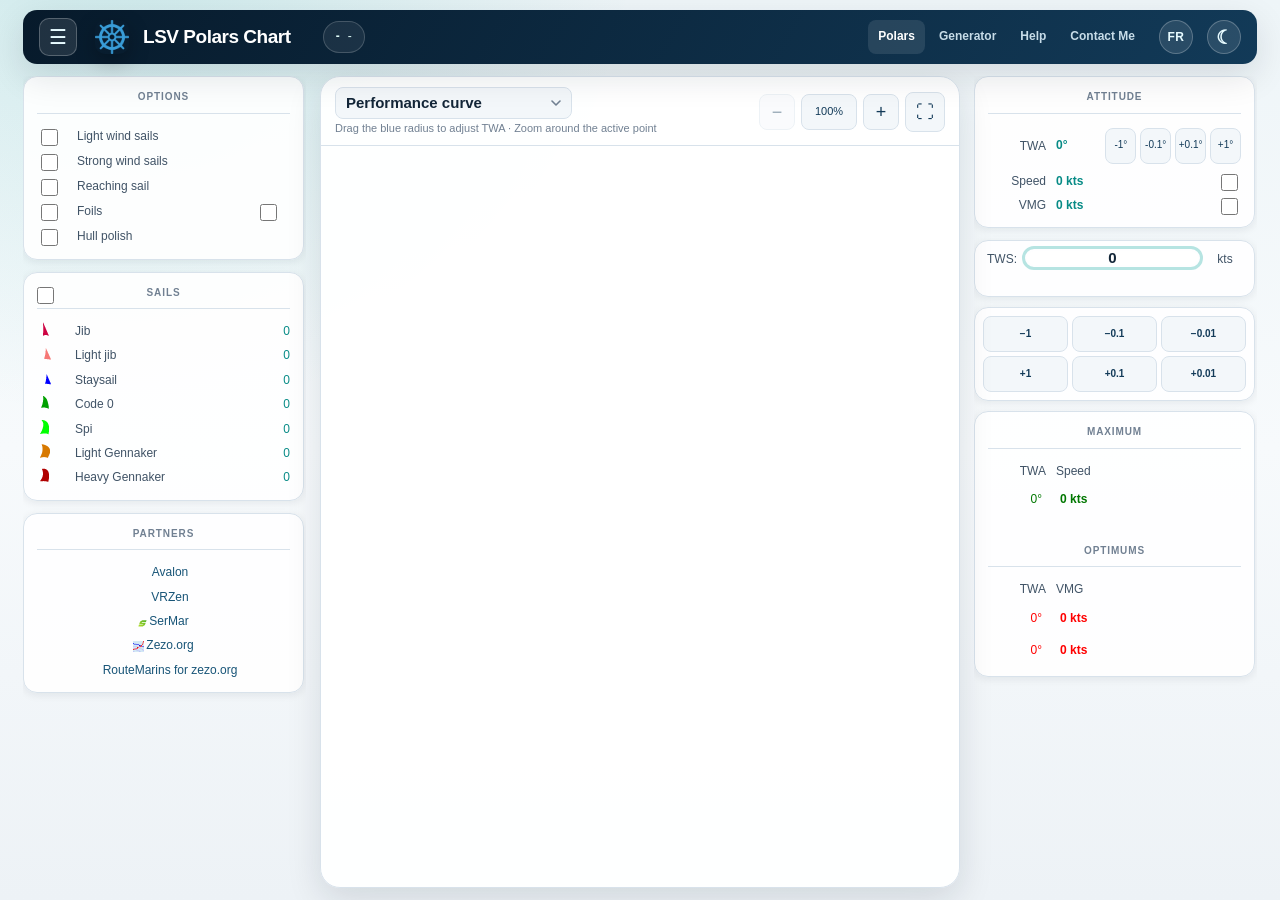
<file: index.htm>
<!DOCTYPE html>
<html lang="en" dir="ltr">
<head>
	<title data-i18n="polars.pageTitle">LSV TOXCct · Polars Chart</title>
	<meta http-equiv="content-type" content="text/html; charset=utf-8">
	<meta name="description"	lang="en" content="LSV Toxcct's Polars Chart">
	<meta name="abstract"		lang="en" content="LSV Toxcct's Polars Chart for Virtual Regatta Offshore">
	<meta name="title"			lang="en" content="LSV Toxcct's Polars Chart for Virtual Regatta Offshore Races">
	<meta name="author"			lang="en" content="toxcct">
	<meta name="keywords"		content="toxcct, Polars, Chart, Virtual, Regatta, Offshore, Boat, Race, Races, Zezo">
	<meta name="robots"			content="all">
	<meta name="rating"			content="General">
	<meta name="category"		content="Sport">
	<meta name="publisher"		content="Toxcct">
	<meta name="copyright"		content="Toxcct 2019">
	<meta name="viewport"		content="width=device-width, initial-scale=1">
	<meta name="theme-color" content="#071a2b">
	<link rel="icon"			type="image/png" href="favicon.png" />
	<script type="text/javascript" src="js/theme.js?v=1.1.0"></script>
	<script type="text/javascript" src="js/i18n.js?v=1.0.0"></script>
	<link rel="stylesheet"		type="text/css"	 href="css/general.css?v=6.1.8"		media="screen" />
	<link rel="stylesheet"		type="text/css"	 href="css/polars.css?v=6.1.8"		media="screen" />
	<link rel="stylesheet"		type="text/css"	 href="css/modern.css?v=1.5.0"		media="screen" />
	<script type="text/javascript" src="js/lib/jquery-3.7.1.min.js"					defer ></script>
	<script type="text/javascript" src="js/polars_reader.js?v=6.2.0"				defer ></script>
	<script type="text/javascript" src="js/polars_storage.js?v=6.1.8"				defer ></script>
	<script type="text/javascript" src="js/polars_chart.js?v=6.1.8"					defer ></script>
	<script type="text/javascript" src="js/lib/echarts-6.1.0.min.js"				defer ></script>
	<script type="text/javascript" src="js/polars_views.js?v=1.2.7"				defer ></script>
	<script type="text/javascript" src="js/polars_echarts.js?v=6.2.8"				defer ></script>
	<script type="text/javascript" src="js/polars_app.js?v=6.2.2"					defer ></script>
	<script type="text/javascript" src="js/modern_ui.js?v=1.2.1"					defer ></script>
</head>

<body class="dashboard-page">
	<header>
		<div class="app-brand" data-page="polars"></div>
		<script type="text/javascript" src="js/layout.js?v=1.0.0"></script>
		<div id="race_selection">
			<label class="sr-only" for="race_select" data-i18n="races.choose">Choose a race</label>
			<select id="race_select" aria-label="Choose a race" data-i18n-attr="aria-label:races.choose">
				<optgroup class="races-closed" label="Closed races" data-i18n-attr="label:races.closed"></optgroup>
				<optgroup class="races-progress" label="Races in progress" data-i18n-attr="label:races.inProgress"></optgroup>
				<optgroup class="races-incoming" label="Races to come" data-i18n-attr="label:races.incoming"></optgroup>
			</select>
			<div class="archives_selector no_active_races">
				<div class="imgbtn" data-race="archives"></div><span data-i18n="races.closedButton">Races closed</span>
			</div>
			<div class="races_in_progress"	></div>
			<div class="races_incoming"   	></div>
			<div class="races_hidden_counter"></div>
			<div class="hidden_races_banner">
				<div class="races_closed"	></div>
				<div class="races_hidden"	></div>
			</div>
		</div>
	</header>
	<article class="grid3cols">
		<div class="column1">
			<div class="sidebox grid1cols">
				<span class="title"><span data-i18n="race.title">Race</span>
					<div class="rightbtns">
						<span id="hidebtn"		class="imgbtn" title="Hide this race" data-i18n-attr="title:race.hide"></span>
						<span id="restorebtn"	class="imgbtn" title="Restore this race" data-i18n-attr="title:race.restore"></span>
						<span id="linkbtn"		class="imgbtn" title="Permalink" data-i18n-attr="title:race.permalink"></span>
            <!-- <a	  id="routebtn"		class="imgbtn" title="Show Map" target="_blank" rel="noopener"></a> -->
					</div>
				</span>
				<span id="data_race_name">-</span>
			</div>
			<div id="data_race_route" class="sidebox grid2cols c20x1fr">
				<span>&map;</span><span class="from"><span class="img"></span><span class="name"></span></span>
				<span>&rarrb;</span><span class="to"><span class="img"></span><span class="name"></span></span>
			</div>
			<div class="sidebox grid1cols">
				<span class="title" data-i18n="race.boat">Boat</span>
				<span id="data_boat_name">-</span>
			</div>
			<div class="sidebox grid1cols">
				<span class="title" data-i18n="race.polarUpdated">Polar Last Updated</span>
				<span id="data_polar_updated">-</span>
			</div>
			<div class="sidebox grid1cols">
				<span class="title" id="data_event_title" data-i18n="race.infoDisplay">Information display</span>
				<span id="data_event_dt">-</span>
				<span id="data_countdown">-</span>
			</div>
<!--			<div class="sidebox grid1cols"> -->
<!--				<span class="title">Get Polars</span> -->
<!--				<span><a href="generator.htm" title="Open the CSV Generator and build your own custom Polar files"> -->
<!--					<div class="lnk_icon left cog"></div>Generate your own files</a></span> -->
<!--			</div> -->
<!--			<div class="sidebox grid1cols"> -->
<!--				<span class="title">Menu</span> -->
<!--				<span><a href="./help/index.htm" title="Open the documentary space about Polars Applications"> -->
<!--					<div class="lnk_icon left help"></div>Help</a></span> -->
        <!-- <span><a href="./contact.php" title="Contact form to report bugs, submit feature requests, or say Hi">
        <div class="lnk_icon left email"></div>Contact Me</a></span> -->
				<!-- <span><a target="_blank" rel="noopener" href="https://fb.me/VRPolarsChart/">
        <div class="lnk_icon left fb"></div>Visit me on Facebook</a></span> -->
				<!-- <span><a target="_blank" rel="noopener" href="https://paypal.me/TOXCCT" title="Support and recognize my work here">
        <div class="lnk_icon left paypal"></div>Donate here</a></span> -->
				<!-- <span><a target="_blank" rel="noopener" href="https://github.com/toxcct/VRPolarsChart/" title="Help me improve the Polars App by joining the dev team">
        <div class="lnk_icon left github"></div>Collaborate on Github</a></span> -->
		<!--	</div> -->
			<!-- <div class="sidebox grid1cols">
				<span class="title">Advertisement</span>
				<object class="ads" aria-label="advertisement"></object>
			</div>
      -->
			<button id="reset_stored_data" class="bigRedButton" data-i18n="app.reset">Reset Application</button>
            <div class="sidebox grid1cols">
                <span class="dim"><span data-i18n="app.version">LSV Version</span> <span id="app_version">-</span>
                <a href="release_notes.htm" title="See Release Notes" data-i18n-attr="title:app.releaseNotes"><div class="lnk_icon right release"></div></a></span>
            </div>
		</div>

		<div class="column2 contentframe" id="chart_panel">
			<div class="chart-header">
				<div>
					<span class="chart-header__title chart-header__title--static" data-i18n="views.polar">Performance curve</span>
					<label class="sr-only" for="chart_view" data-i18n="chart.view">Chart view</label>
					<select id="chart_view" class="chart-view" title="Choose the chart view" data-i18n-attr="title:chart.chooseView">
						<option value="polar" data-i18n="views.polar">Performance curve</option>
						<option value="speed" data-i18n="views.speed">Speed by TWA</option>
						<option value="vmg" data-i18n="views.vmg">VMG by TWA</option>
						<option value="map" data-i18n="views.map">Best sail map (TWA × TWS)</option>
						<option value="gap" data-i18n="views.gap">Gap to the best sail</option>
						<option value="tws" data-i18n="views.tws">Polars by TWS</option>
					</select>
					<span class="chart-header__hint" id="chart_hint" data-i18n="hints.polar">Drag the blue radius to adjust TWA · Zoom around the active point</span>
				</div>
				<div class="chart-header__controls">
					<div class="chart-zoom" role="group" aria-label="Chart zoom controls" data-i18n-attr="aria-label:chart.zoomControls">
						<button type="button" id="chart_zoom_out" class="chart-header__action" title="Zoom out" aria-label="Zoom out" data-i18n-attr="title:chart.zoomOut; aria-label:chart.zoomOut">&minus;</button>
						<button type="button" id="chart_zoom_reset" class="chart-header__action chart-zoom__level" title="Reset zoom" aria-label="Reset zoom to 100%" data-i18n-attr="title:chart.zoomReset">100%</button>
						<button type="button" id="chart_zoom_in" class="chart-header__action" title="Zoom in" aria-label="Zoom in" data-i18n-attr="title:chart.zoomIn; aria-label:chart.zoomIn">+</button>
					</div>
					<button type="button" id="chart_fullscreen" class="chart-header__action" title="Display the chart in fullscreen" aria-label="Display the chart in fullscreen" aria-pressed="false">&#x26F6;</button>
				</div>
			</div>
		  <div id="polar_echart" role="img" aria-label="Interactive boat polar chart" data-i18n-attr="aria-label:chart.label" hidden></div>
		  <div id="zoomable">
			  <main>
				  <canvas id="polars_chart_scale"	width="425" height="650"></canvas>
				  <canvas id="polars_chart_vmg"	width="425" height="650"></canvas>
				  <canvas id="polars_chart_foils"	width="425" height="650"></canvas>
				  <canvas id="polars_chart_vmgprj"width="425" height="650"></canvas>
				  <canvas id="polars_chart_spdprj"width="425" height="650"></canvas>
				  <canvas id="polars_chart_data"	width="425" height="650"></canvas>
				  <canvas id="polars_chart_twa"	width="425" height="650"></canvas>
				  <canvas id="polars_chart_course"	width="425" height="650"></canvas>
				  <div id="error_message"	></div>
				  <div id="info_message"	></div>
			  </main>
		  </div>
		</div>

		<div class="column3">
			<div class="controls-main">
			<div class="sidebox grid2cols">
				<span class="title" data-i18n="attitude.title">Attitude</span>
				<span class="column1" title="True Wind Angle" data-i18n-attr="title:terms.twa">TWA</span><span class="column2" id="data_twa">
					<span class="val unit_deg">0</span>
					<div id="twa_btns">
						<button id="btn_twa_m1" title="-1°">-1°</button>
						<button id="btn_twa_m10" title="-0.1°">-0.1°</button>
						<button id="btn_twa_p10" title="+0.1°">+0.1°</button>
						<button id="btn_twa_p1" title="+1°">+1°</button>
					</div></span>
				<span class="column1" title="Boat Speed" data-i18n="terms.speed" data-i18n-attr="title:terms.boatSpeed">Speed</span><span class="column2" id="data_boat_speed">
					<span class="val unit_kts">0</span>
					<input type="checkbox" id="spdprj_overlay" title="Display Boat Speed projection to Axis" data-i18n-attr="title:attitude.speedProjection" /></span>
				<span class="column1" title="Velocity Made Good" data-i18n-attr="title:terms.vmgLong">VMG</span><span class="column2" id="data_vmg">
					<span class="val unit_kts">0</span>
					<input type="checkbox" id="vmg_overlay" title="Display VMG projection to Axis" data-i18n-attr="title:attitude.vmgProjection" /></span>
			</div>
			<div class="sideboxnomargin grid3cols">
				<label class="input_lbl" title="True Wind Speed" data-i18n-attr="title:terms.tws" for ="data_tws">TWS: &nbsp;</label>
				<input type="text" id="data_tws" maxlength="10" class="val unit_kts center" value="0" autofocus />
				<span class="input_lbl unit_kts"></span>
      </div>
			<div id="tws_step_buttons" class="sideboxnomargin tws-step-buttons" aria-label="Adjust true wind speed" data-i18n-attr="aria-label:tws.adjust"></div>
			<div class="sidebox grid2cols">
				<span class="title" data-i18n="optimums.maximum">Maximum</span>
				<span class="column1" title="True Wind Angle" data-i18n-attr="title:terms.twa">TWA</span><span class="column2" title="Boat Speed" data-i18n="terms.speed" data-i18n-attr="title:terms.boatSpeed">Speed</span>
				<span class="column1 unit_deg clickable" id="data_maxsp_twa">0</span><span class="column2 val unit_kts clickable" id="data_maxsp_bs">0</span>
				<span class="sep">&nbsp;</span>
				<span class="title" data-i18n="optimums.title">Optimums</span>
				<span class="column1" title="True Wind Angle" data-i18n-attr="title:terms.twa">TWA</span><span class="column2" title="Velocity Made Good" data-i18n-attr="title:terms.vmgLong">VMG</span>
				<span class="column1 unit_deg clickable" id="data_twa_up">0</span><span class="column2 val unit_kts clickable" id="data_vmg_up">0</span>
				<span class="column1 unit_deg clickable" id="data_twa_down">0</span><span class="column2 val unit_kts clickable" id="data_vmg_down">0</span>
			</div>
			</div>
			<div class="controls-options">
			<div class="sidebox grid3cols">
				<span class="title" data-i18n="options.title">Options</span>
				<input type="checkbox" class="column1" id="opt_light"	/><label class="column2" for="opt_light">-</label><span></span>
				<input type="checkbox" class="column1" id="opt_heavy"	/><label class="column2" for="opt_heavy">-</label><span></span>
				<input type="checkbox" class="column1" id="opt_reach"	/><label class="column2" for="opt_reach">-</label><span></span>
				<input type="checkbox" class="column1" id="opt_foil"	/><label class="column2" for="opt_foil" >-
					<span id="foils_factor"	title="Factor by which the boat speed is increased" data-i18n-attr="title:options.foilsFactor"></span>
					<span id="foils_rate"	title="Rate by which the foils are kicking" data-i18n-attr="title:options.foilsRate"></span></label>
					<input type="checkbox" id="foils_overlay" title="Display foils activation range" data-i18n-attr="title:options.foilsOverlay" />
				<input type="checkbox" class="column1" id="opt_hull"	/><label class="column2" for="opt_hull" >-</label><span></span>
			</div>
			<div class="sidebox grid3cols c20x1frx35">
				<span class="title"><span data-i18n="sails.title">Sails</span>
					<input type="checkbox" id="opt_plotfullcurves" class="leftbtns" title="Plot full sails curves" data-i18n-attr="title:sails.fullCurves" />
				</span>
				<span class="column1 sail img Jib"		><input type="checkbox" class="leftbtns" /></span><span class="column2">-</span><span class="column3 val">0</span>
				<span class="column1 sail img LightJib"	><input type="checkbox" class="leftbtns" /></span><span class="column2">-</span><span class="column3 val">0</span>
				<span class="column1 sail img Staysail"	><input type="checkbox" class="leftbtns" /></span><span class="column2">-</span><span class="column3 val">0</span>
				<span class="column1 sail img Code0"	><input type="checkbox" class="leftbtns" /></span><span class="column2">-</span><span class="column3 val">0</span>
				<span class="column1 sail img Spi"		><input type="checkbox" class="leftbtns" /></span><span class="column2">-</span><span class="column3 val">0</span>
				<span class="column1 sail img LightGnk"	><input type="checkbox" class="leftbtns" /></span><span class="column2">-</span><span class="column3 val">0</span>
				<span class="column1 sail img HeavyGnk"	><input type="checkbox" class="leftbtns" /></span><span class="column2">-</span><span class="column3 val">0</span>
			</div>
			<div class="sidebox grid1cols">
				<span class="title" data-i18n="partners.title">Partners</span>
                <span><a target="_blank" rel="noopener" href="https://www.avalon-routing.com/forumvirtuel/index.php">
						<div class="lnk_icon left avalon"></div>Avalon</a></span>
				<span><a target="_blank" rel="noopener" href="https://vrzen.org">
						<div class="lnk_icon left vrzen"></div>VRZen</a></span>
				<span><a target="_blank" rel="noopener" href="https://routeur.sermar.app/">
						<img src="css/img/sermar_favicon.svg" alt="">SerMar</a></span>
                <span><a target="_blank" rel="noopener" href="http://zezo.org">
						<div class="lnk_icon left zezo"></div>Zezo.org</a></span>
				<!-- <span><a target="_blank" rel="noopener" href="https://chrome.google.com/webstore/detail/vr-dashboard/amknkhejaogpekncjekiaolgldbejjan">
        <div class="lnk_icon left vrdash"></div>VR Dashboard</a></span> -->
				<span><a target="_blank" rel="noopener" href="https://chromewebstore.google.com/detail/routemarins/imipnigmdedacnmjnkoepkigpicdjmje">
                    <div class="lnk_icon left rtmulti"></div><span data-i18n="partners.routeMarins">RouteMarins for zezo.org</span></a></span>
				<!-- <span><a target="_blank" rel="noopener" href="https://chrome.google.com/webstore/detail/route-zezoorg/dcgkemofanbgjhnbmjjfomcgdkmobhgi">
        <div class="lnk_icon left rtmono"></div>Route zezo.org (MonoRace)</a></span> -->
			</div>
			</div>
		</div>
	</article>
	<footer>
		<span data-i18n="footer.polars">LSV Polars Chart · Polar analysis for Virtual Regatta Offshore</span>
	</footer>
</body>
</html>
</file>
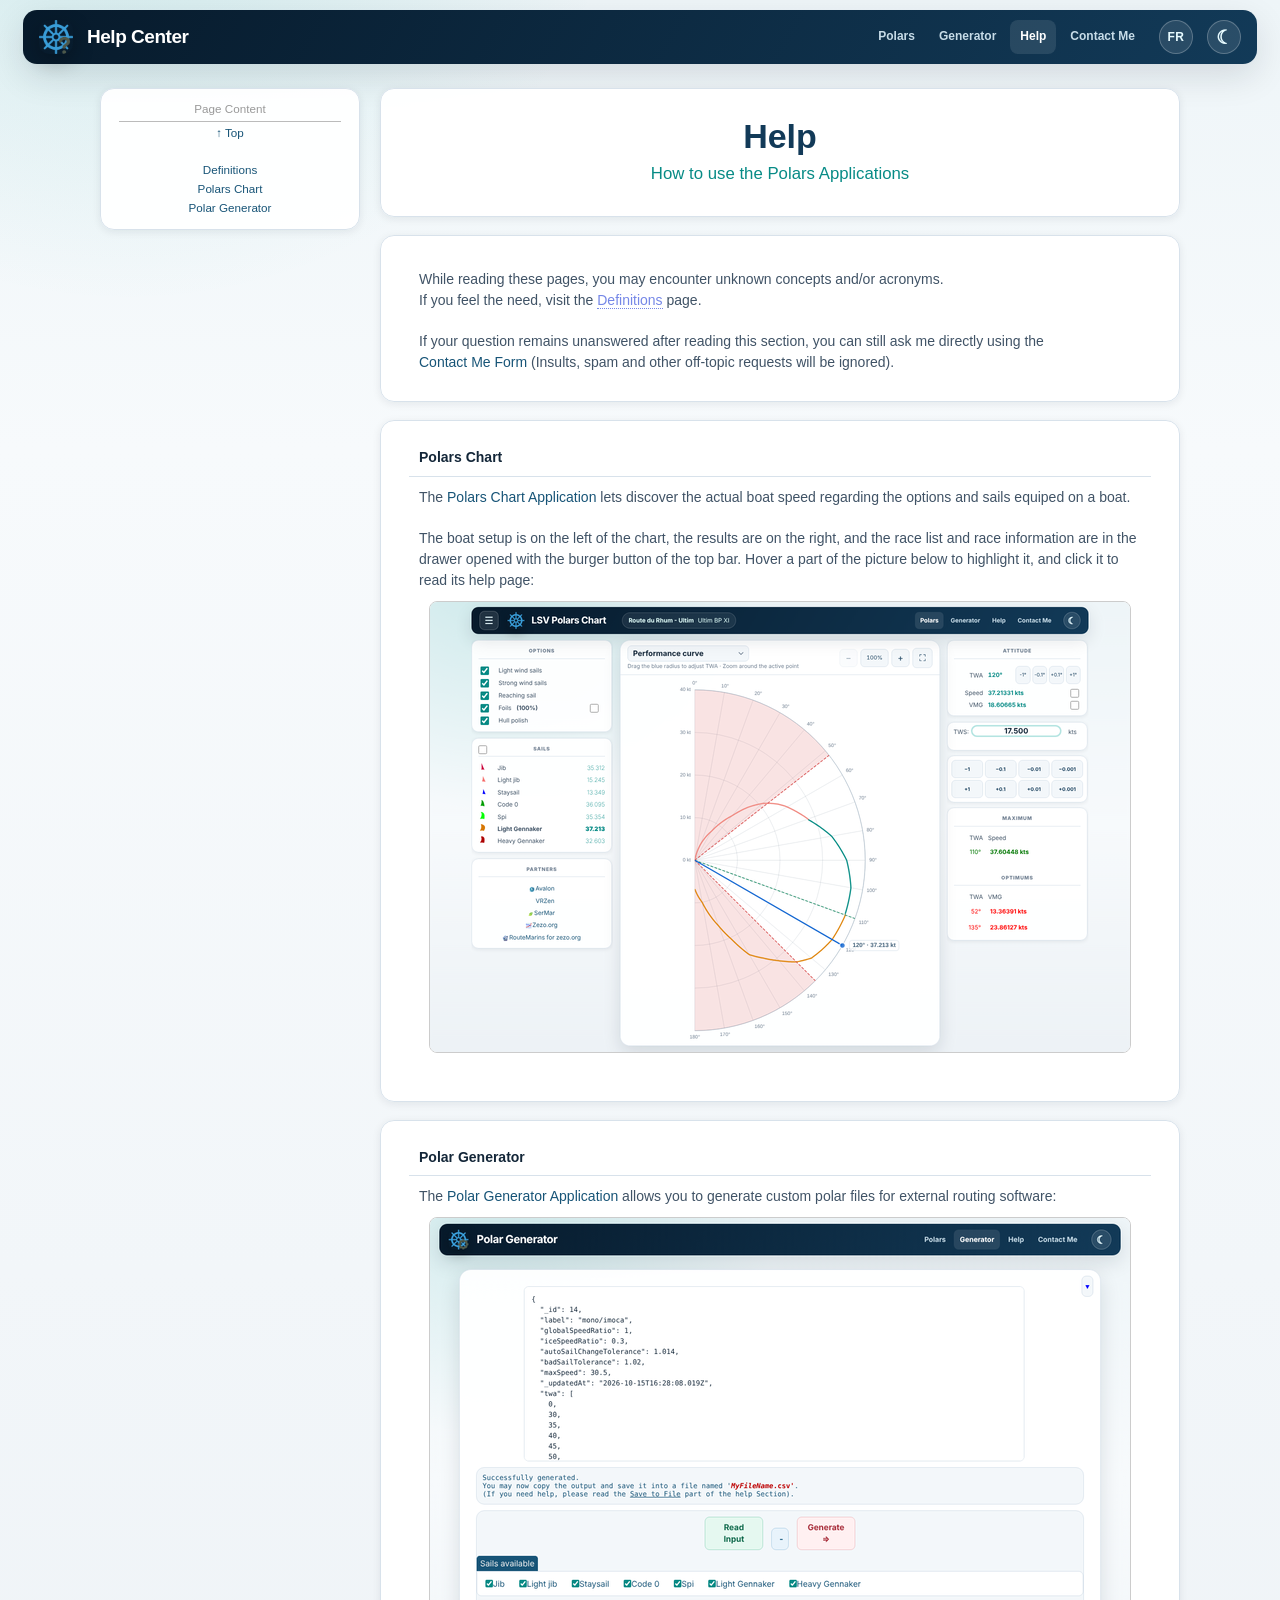
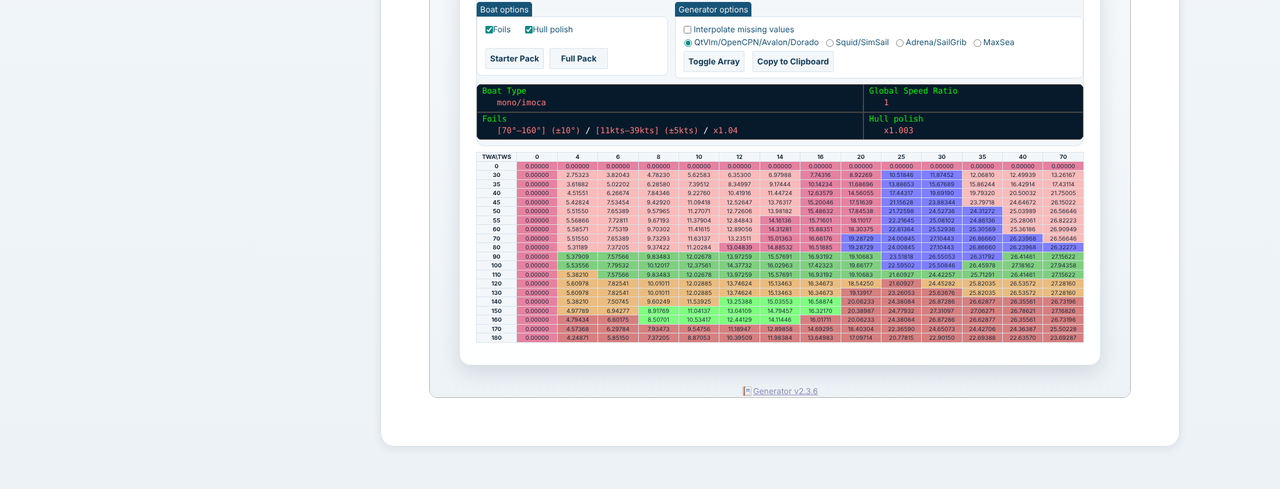
<file: help/index.htm>
<!DOCTYPE html>
<html lang="en" dir="ltr" data-i18n-page="help/index">
<head>
	<title>Help</title>
	<meta http-equiv="content-type" content="text/html; charset=utf-8">
	<meta name="description"	lang="en" content="Toxcct's Polars How To">
	<meta name="abstract"		lang="en" content="Toxcct's Polars Chart for Virtual Regatta Offshore">
	<meta name="title"			lang="en" content="Toxcct's Polars Chart for Virtual Regatta Offshore Races">
	<meta name="author"			lang="en" content="toxcct">
	<meta name="keywords"		content="toxcct, Polars, Chart, Virtual, Regatta, Offshore, Boat, Race, Races, Zezo">
	<meta name="robots"			content="all">
	<meta name="rating"			content="General">
	<meta name="category"		content="Sport">
	<meta name="publisher"		content="Toxcct">
	<meta name="copyright"		content="Toxcct 2018">
 	<meta name="viewport"		content="width=device-width, initial-scale=1">
 	<link rel="icon"			type="image/png" href="../favicon-help.png" />
	<script type="text/javascript" src="../js/theme.js?v=1.1.0"></script>
	<script type="text/javascript" src="../js/i18n.js?v=1.0.0"></script>
	<link rel="stylesheet"		type="text/css"	 href="../css/general.css?v=5.3.11"	media="screen" />
	<link rel="stylesheet"		type="text/css"	 href="../css/help.css?v=5.3.11"	media="screen" />
	<link rel="stylesheet"		type="text/css"	 href="../css/modern.css?v=1.5.0"		media="screen" />
	<script type="text/javascript" src="../js/lib/jquery-3.7.1.min.js"				defer ></script>
	<script type="text/javascript" src="../js/help.js?v=5.3.13"						defer ></script>
</head>

<body class="help-page">
	<header id="_top">
        <div class="app-brand" data-page="help"></div>
		<script type="text/javascript" src="../js/layout.js?v=1.0.0"></script>
    </header>
	<article class="grid2cols">
		<div class="column1">
			<div class="sticky">
				<div class="sidebox grid1cols" id="toc"></div>
			</div>
		</div>

		<div class="column2">
			<div class="contentframe">
				<h1>Help</h1>
				<h3>How to use the Polars Applications</h3>
			</div>

			<div class="contentframe" id="_defs">
				<h5 class="hidden">Definitions</h5>
				<p>While reading these pages, you may encounter unknown concepts and/or acronyms.<br/>
					If you feel the need, visit the <a href="definitions.htm" class="innerlnk">Definitions</a> page.<br/></p>
				<p>If your question remains unanswered after reading this section, you can still ask me directly using the <a href="../contact.php">Contact&nbsp;Me&nbsp;Form</a> (Insults, spam and other off-topic requests will be ignored).</p>
			</div>

			<div class="contentframe" id="_polars_chart">
				<h5>Polars Chart</h5>
				<p>The <a href="../">Polars Chart Application</a> lets discover the actual boat speed regarding the options
					and sails equiped on a boat.</p>
				<p>The boat setup is on the left of the chart, the results are on the right, and the race list and race information are in the drawer opened with the burger button of the top bar. Hover a part of the picture below to highlight it, and click it to read its help page:</p>
				<p>
					<img class="themed" usemap="#chart_mapname" data-defsrc="img/100.png" />
					<map name="chart_mapname">
						<area shape="rect" coords="42,5,658,32"		href="chart_raceselector.htm"	title="Top bar and races drawer" data-i18n-attr="title:helpMap.raceselector; alt:helpMap.raceselector"	data-imgsrc="img/101.png" />
						<area shape="rect" coords="42,38,182,347"	href="chart_leftpanels.htm"		title="Left panels" data-i18n-attr="title:helpMap.leftpanels; alt:helpMap.leftpanels"		data-imgsrc="img/102.png" />
						<area shape="rect" coords="190,38,510,444"	href="chart_chart.htm"			title="Chart" data-i18n-attr="title:helpMap.chart; alt:helpMap.chart"			data-imgsrc="img/103.png" />
						<area shape="rect" coords="517,38,658,339"	href="chart_rightpanels.htm"	title="Right panels" data-i18n-attr="title:helpMap.rightpanels; alt:helpMap.rightpanels"	data-imgsrc="img/104.png" />
					</map>
				</p>
			</div>

			<div class="contentframe" id="_csv_generator">
				<h5>Polar Generator</h5>
				<p>The <a href="../generator.htm">Polar Generator Application</a> allows you to generate custom polar files for external routing software:</p>
				<p>
					<img class="themed" usemap="#csvgen_mapname" data-defsrc="img/200.png" />
					<map name="csvgen_mapname">
						<area shape="rect" coords="46,68,654,289"	href="csvgen_input.htm"		title="Input Field" data-i18n-attr="title:helpMap.input; alt:helpMap.input"			data-imgsrc="img/201.png" />
						<area shape="rect" coords="46,290,654,530"	href="csvgen_options.htm"	title="Options Selector" data-i18n-attr="title:helpMap.options; alt:helpMap.options"	data-imgsrc="img/202.png" />
						<area shape="rect" coords="46,531,654,724"	href="csvgen_output.htm"	title="Output Area" data-i18n-attr="title:helpMap.output; alt:helpMap.output"			data-imgsrc="img/203.png" />
					</map>
				</p>
			</div>
		</div>
	</article>
</body>
</html>
</file>
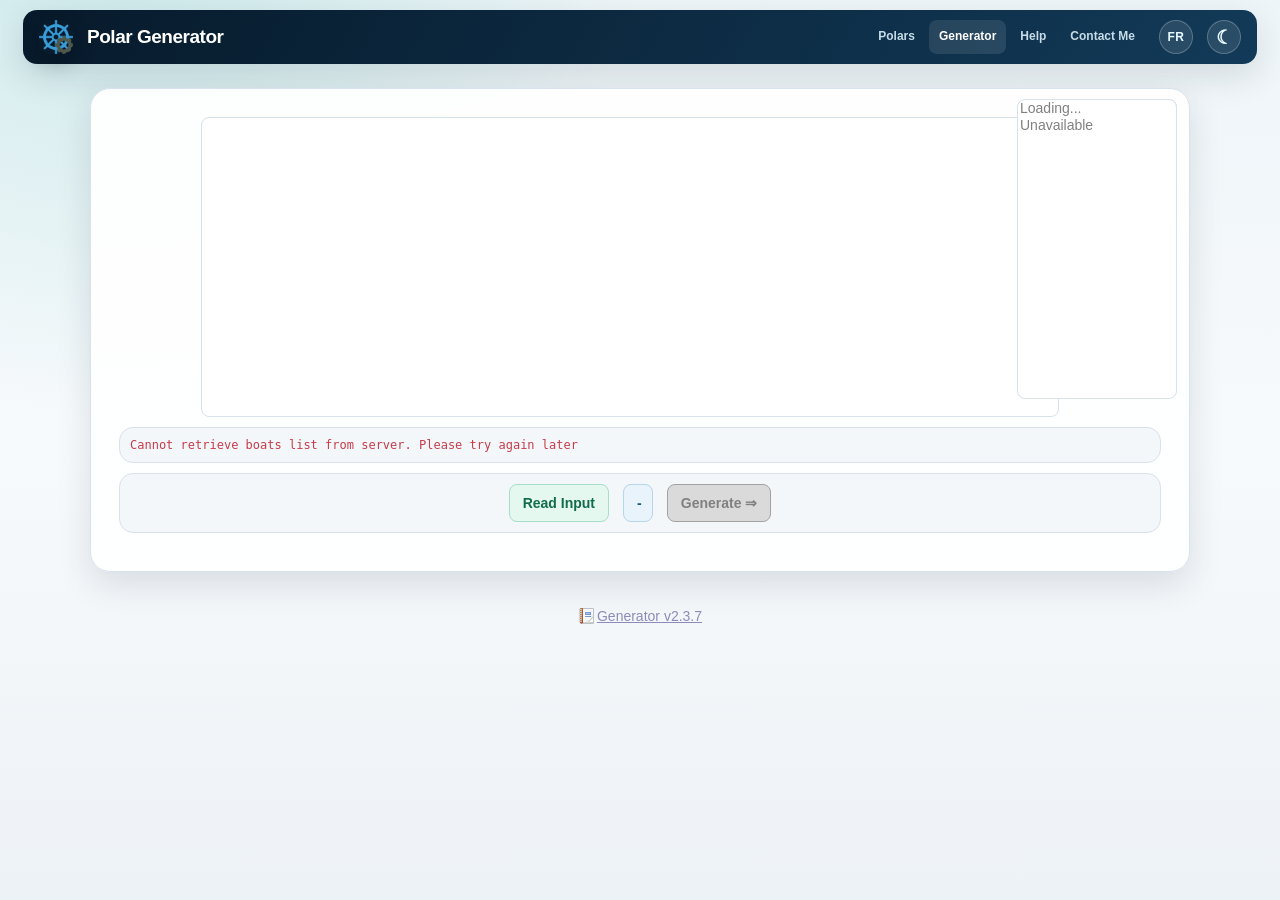
<file: generator.htm>
<!DOCTYPE html>
<html lang="en" dir="ltr">
<head>
	<title data-i18n="generator.pageTitle">LSV TOXCct · CSV Generator</title>
	<meta http-equiv="content-type" content="text/html; charset=utf-8">
	<meta name="description" lang="fr" content="Toxcct's (Polars for Virtual Regatta Offshore)">
	<meta name="abstract" lang="fr" content="Toxcct's (Polars for Virtual Regatta Offshore)">
	<meta name="keywords" content="toxcct, Virtual, Regatta, Offshore, Polars">
	<meta name="title" content="Toxcct's (Polars for Virtual Regatta Offshore Races)">
	<meta name="robots" content="all">
	<meta name="rating" content="General">
	<meta name="category" content="Sport">
	<meta name="publisher" content="Toxcct">
	<meta name="author" lang="fr" content="toxcct">
	<meta name="copyright" content="Toxcct 2018">
	<meta name="viewport" content="width=device-width, initial-scale=1">
	<meta name="theme-color" content="#071a2b">
	<link rel="icon" type="image/png" href="favicon-gen.png" />
	<script type="text/javascript" src="js/theme.js?v=1.1.0"></script>
	<script type="text/javascript" src="js/i18n.js?v=1.0.0"></script>
	<link rel="stylesheet"	type="text/css"	href="css/general.css?v=2.3.7"		media="screen" />
	<link rel="stylesheet"	type="text/css"	href="css/generator.css?v=2.3.7"	media="screen" />
	<link rel="stylesheet"	type="text/css"	href="css/modern.css?v=1.5.0"		media="screen" />
	<script type="text/javascript" src="js/lib/jquery-3.7.1.min.js"				defer ></script>
	<script type="text/javascript" src="js/polars_reader.js?v=2.3.8"			defer ></script>
	<script type="text/javascript" src="js/generator.js?v=2.3.8"				defer ></script>
</head>
<body class="generator-page">
	<header>
		<div class="app-brand" data-page="generator"></div>
		<script type="text/javascript" src="js/layout.js?v=1.0.0"></script>
	</header>
	<article>
		<div id="hidding_input_wrapper">
			<textarea id="raw_input"></textarea>
			<button id="boats_select">&dtrif;</button>
			<select id="boats_list" size="15"></select>
		</div>

		<div id="msg_output"></div>

		<div id="process_controls">
			<div id="btns">
				<button class="bigGreenButton" id="read_data" data-i18n="generator.readInput">Read Input</button>
				<button class="bigBlueButton"  id="toggle_input" title="Toggle Input Field" data-i18n-attr="title:generator.toggleInput">+</button>
				<button class="bigRedButton"   id="process_data" disabled><span data-i18n="generator.generate">Generate</span> &rArr;</button>
			</div>
			<div id="hidding_ctrls_wrapper">
				<div id="wrapped_content">
					<div id="sails_list">
						<div class="tab">
							<span class="title" data-i18n="generator.sailsAvailable">Sails available</span>
							<div class="content" data-i18n="generator.readFirst">Read input first...</div>
						</div>
					</div>
					<div id="options_list">
						<div id="boat_options" class="tab">
							<span class="title" data-i18n="generator.boatOptions">Boat options</span>
							<div class="content" data-i18n="generator.readFirst">Read input first...</div>
						</div>
						<div id="generator_options" class="tab">
							<span class="title" data-i18n="generator.options">Generator options</span>
							<div class="content">
								<input type='checkbox' class='genopt' id='opt_intrpol' />
								<label for='opt_intrpol' title='Interpolation by every 1° and every 1 kt' data-i18n="generator.interpolate" data-i18n-attr="title:generator.interpolateTitle">Interpolate missing values</label>
								<br/>
								<input type='radio' name='out_format' class='genopt' id='opt_csv' data-filename='<i>MyFileName</i>.csv' data-sepchar=';' checked />
								<label for='opt_csv' title='Comma-separated values (.CSV)' data-i18n-attr="title:generator.csvTitle">QtVlm/OpenCPN/Avalon/Dorado</label>
								<input type='radio' name='out_format' class='genopt' id='opt_ssv' data-filename='<i>MyFileName</i>.pol' data-sepchar=' ' />
								<label for='opt_ssv' title='Space-separated values (.POL)' data-i18n-attr="title:generator.ssvTitle">Squid/SimSail</label>
								<input type='radio' name='out_format' class='genopt' id='opt_tsv' data-filename='<i>MyFileName</i>.pol' data-sepchar='&#9;' />
								<label for='opt_tsv' title='Tab-separated values (.POL)' data-i18n-attr="title:generator.tsvTitle">Adrena/SailGrib</label>
								<input type='radio' name='out_format' class='genopt' id='opt_xml' data-filename='Wind_Polar.xml'  />
								<label for='opt_xml' title='XML'>MaxSea</label>
								<br/>
								<input type='button' class='genopt bigBlueButton' id='opt_array'	value='Toggle Array' data-i18n-attr="value:generator.toggleArray" disabled />
								<input type='button' class='genopt bigBlueButton' id='opt_copycsv'	value='Copy to Clipboard' data-i18n-attr="value:generator.copy" disabled />
							</div>
						</div>
					</div>
					<div id="polars_readout" class="tab"></div>
				</div>
			</div>
		</div>

		<textarea id="csv_output" disabled></textarea>
		<table id="csv_array"></table>
	</article>

	<footer>
		<a href="release_notes.htm#csvgen" title="See Release Notes" data-i18n-attr="title:app.releaseNotes"><img src="css/img/report.png" /><span data-i18n="generator.version">Generator v</span><span id="app_version">-</span></a>
	</footer>
</body>
</html>
</file>
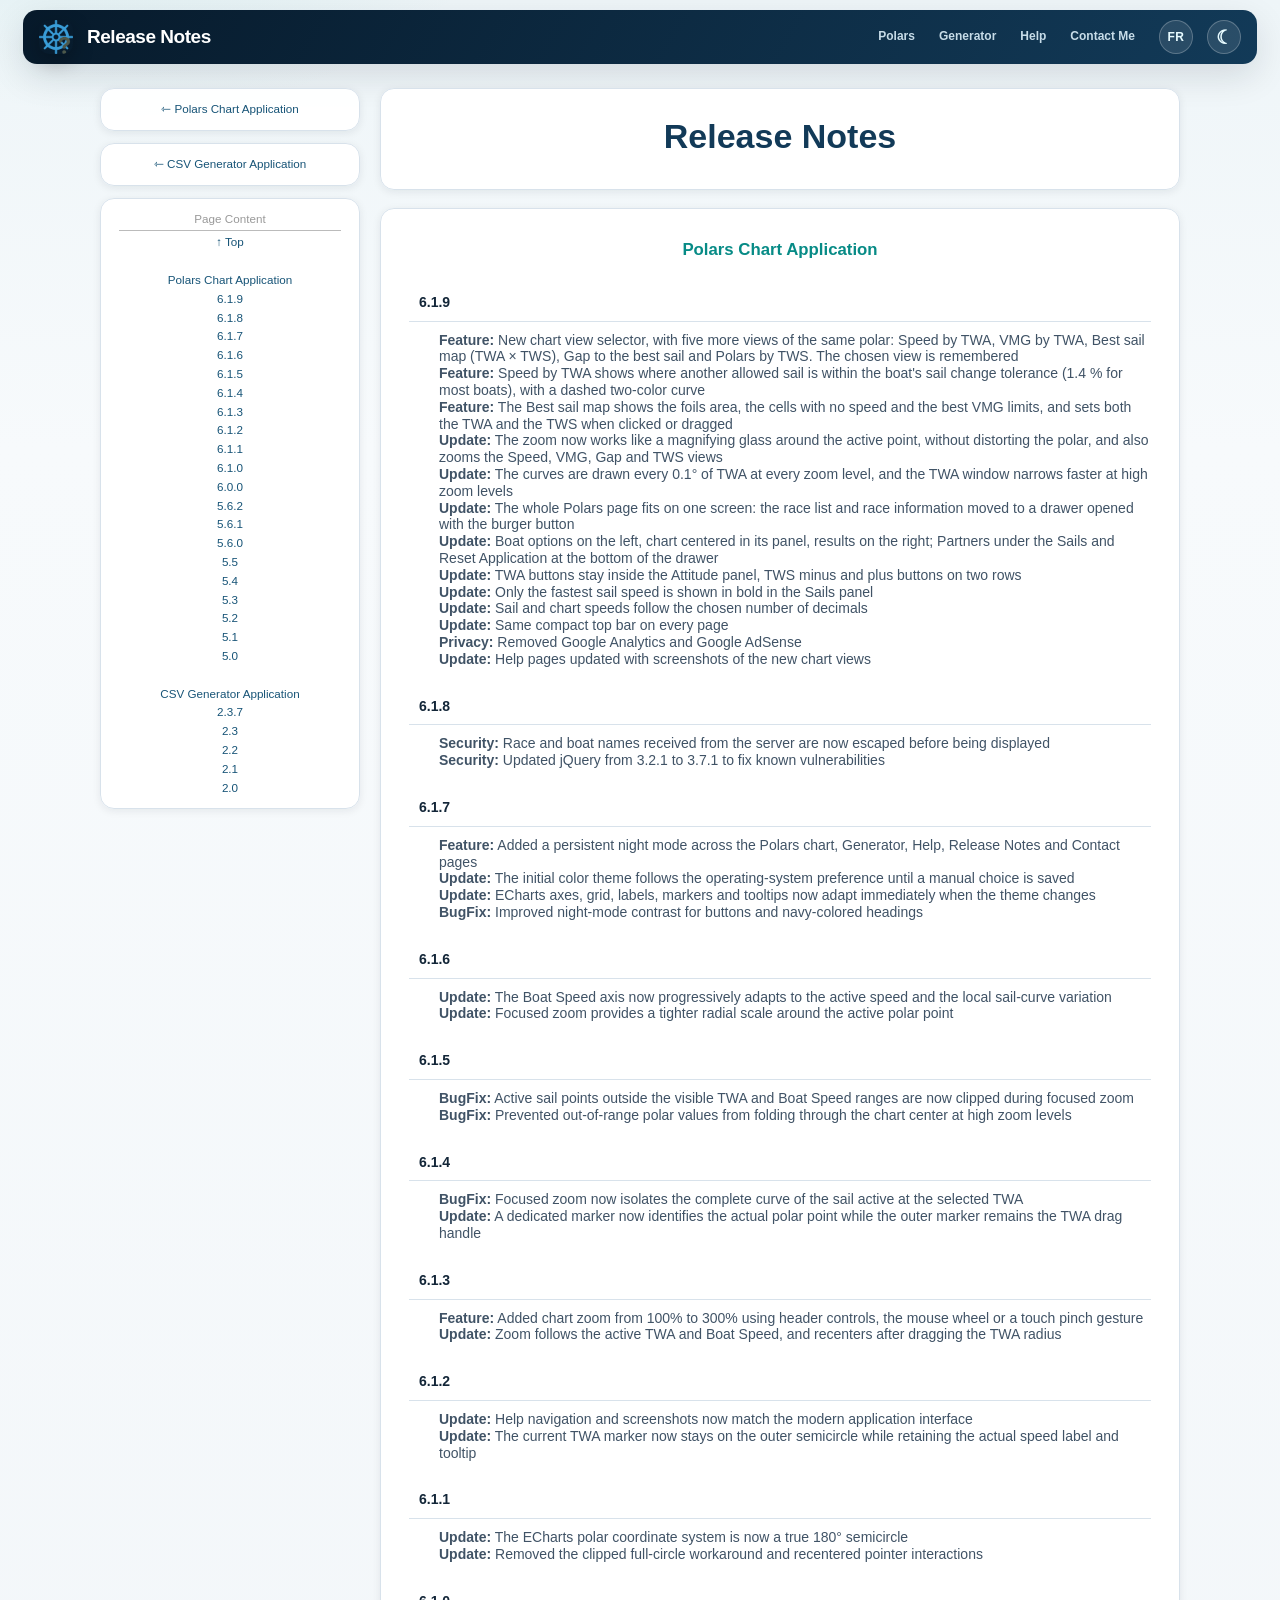
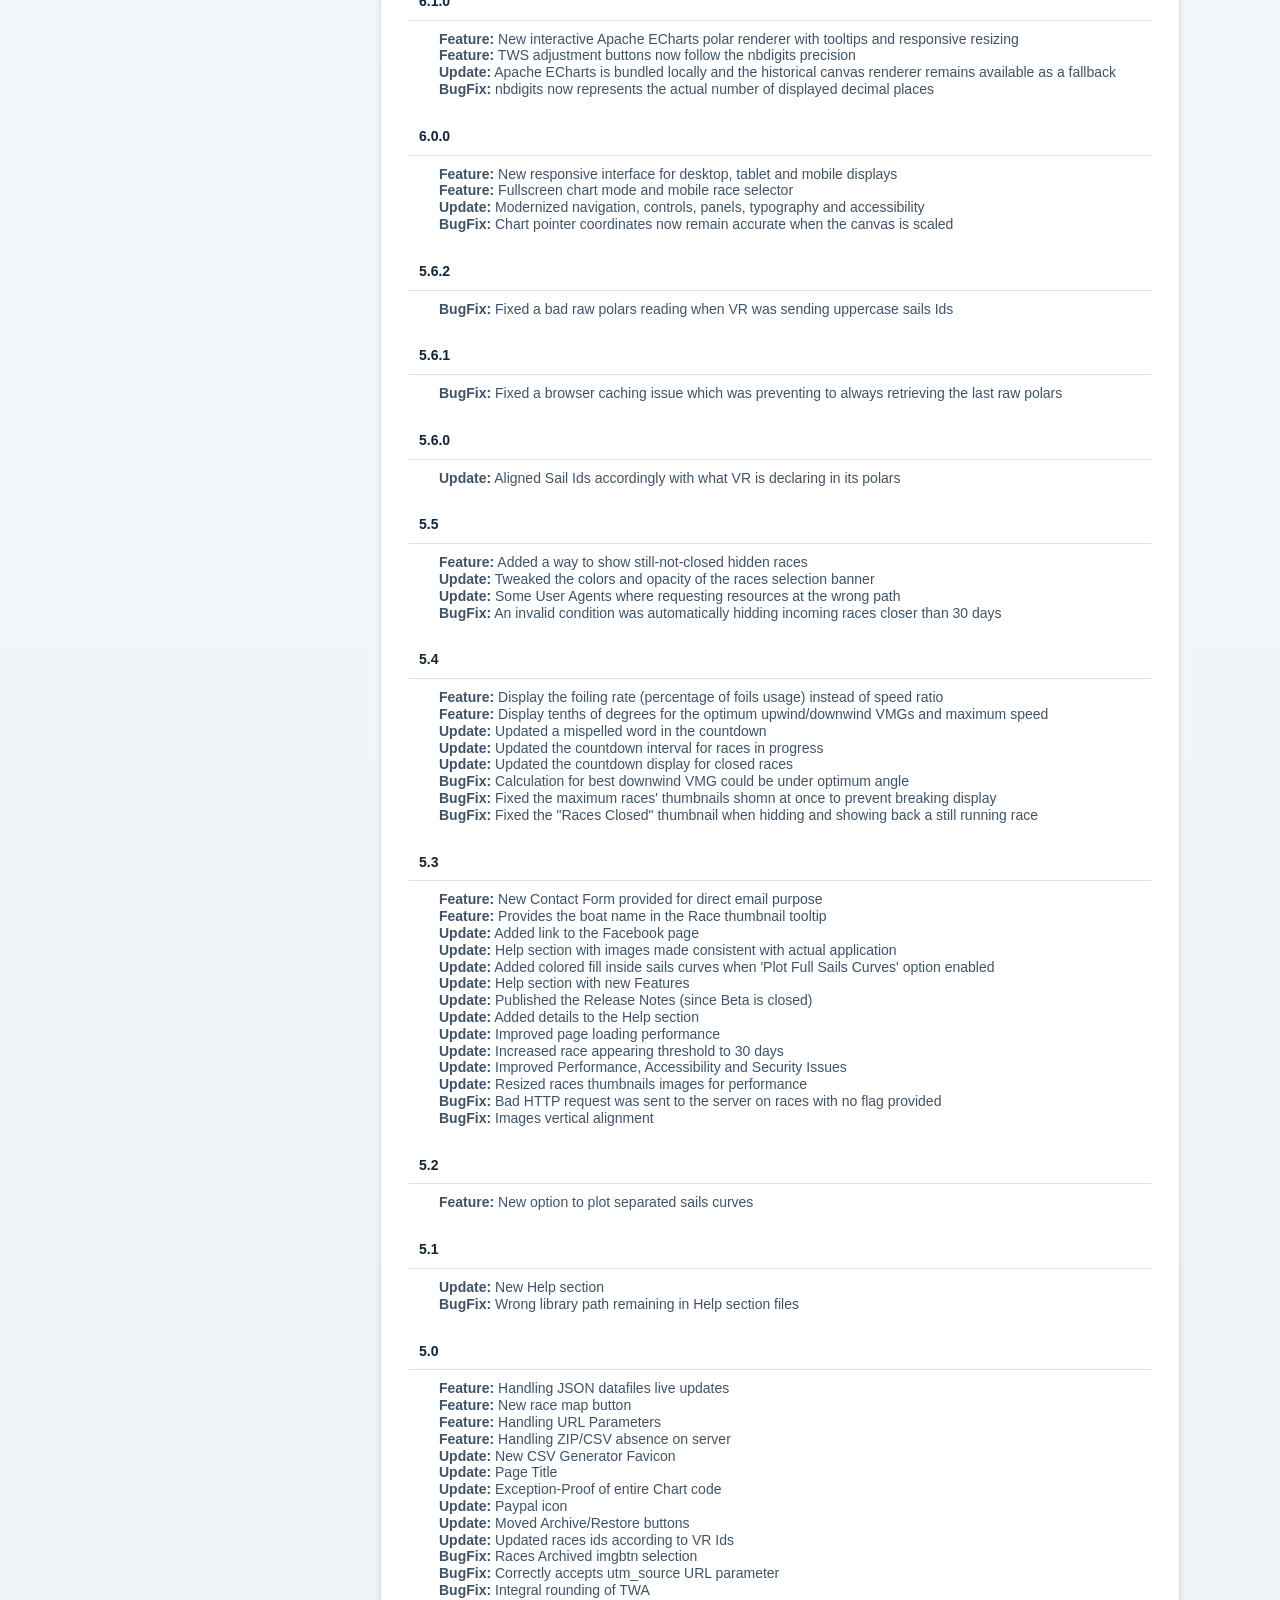
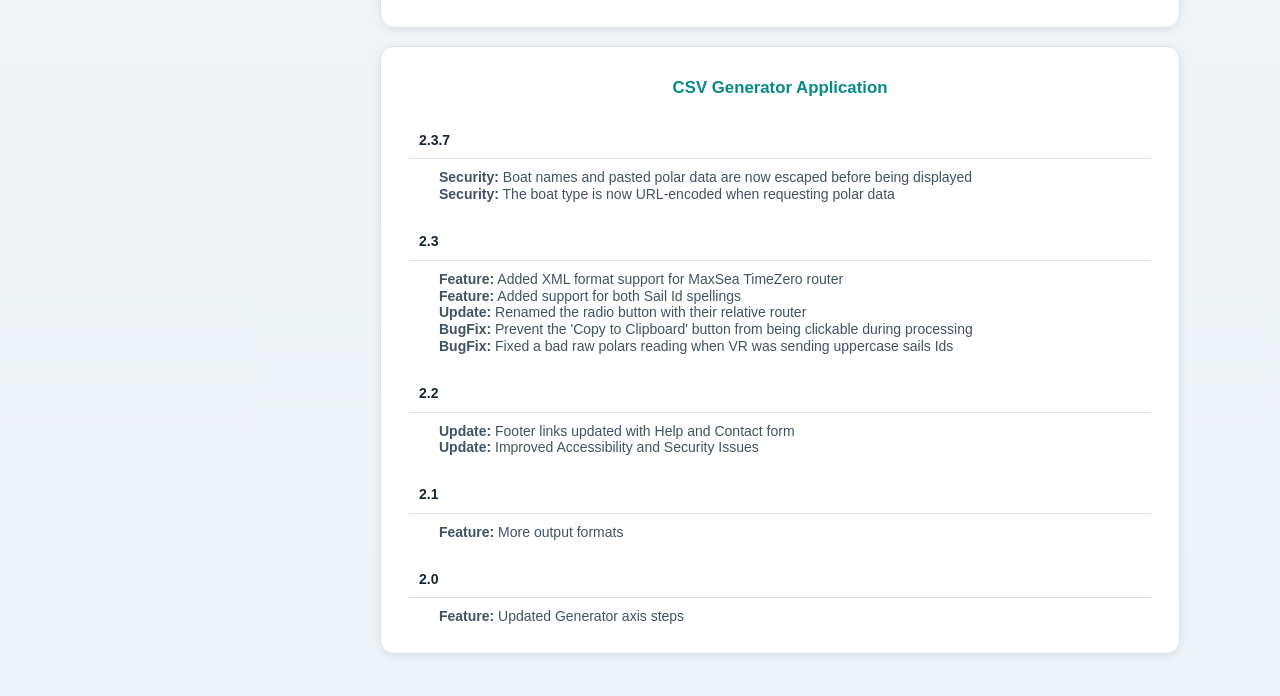
<file: release_notes.htm>
<!DOCTYPE html>
<html lang="en" dir="ltr">
<head>
	<title data-i18n="releases.pageTitle">LSV TOXCct · Release Notes</title>
	<meta http-equiv="content-type" content="text/html; charset=utf-8">
	<meta name="description"	lang="en" content="Toxcct's Polars Release Notes">
	<meta name="abstract"		lang="en" content="Toxcct's Polars Chart for Virtual Regatta Offshore">
	<meta name="title"			lang="en" content="Toxcct's Polars Chart for Virtual Regatta Offshore Races">
	<meta name="author"			lang="en" content="toxcct">
	<meta name="keywords"		content="toxcct, Polars, Chart, Virtual, Regatta, Offshore, Boat, Race, Races, Zezo">
	<meta name="robots"			content="all">
	<meta name="rating"			content="General">
	<meta name="category"		content="Sport">
	<meta name="publisher"		content="Toxcct">
	<meta name="copyright"		content="Toxcct 2019">
 	<meta name="viewport"		content="width=device-width, initial-scale=1">
 	<link rel="icon"			type="image/png" href="favicon-help.png" />
	<script type="text/javascript" src="js/theme.js?v=1.1.0"></script>
	<script type="text/javascript" src="js/i18n.js?v=1.0.0"></script>
	<link rel="stylesheet"		type="text/css"	 href="css/general.css?v=5.6.2"		media="screen" />
	<link rel="stylesheet"		type="text/css"	 href="css/help.css?v=5.6.2"		media="screen" />
	<link rel="stylesheet"		type="text/css"	 href="css/releases.css?v=5.6.2"	media="screen" />
	<link rel="stylesheet"		type="text/css"	 href="css/modern.css?v=1.5.0"		media="screen" />
	<script type="text/javascript" src="js/lib/jquery-3.7.1.min.js"					defer ></script>
	<script type="text/javascript" src="js/releases.js?v=5.6.3"						defer ></script>
</head>

<body class="release-page">
	<header id="_top">
        <div class="app-brand" data-page="releases"></div>
		<script type="text/javascript" src="js/layout.js?v=1.0.0"></script>
    </header>
	<article class="grid2cols">
		<div class="column1">
			<div class="sticky">
				<div class="sidebox grid1cols">
					<span><a href="./">&loarr; <span data-i18n="releases.chartApp">Polars Chart Application</span></a></span>
				</div>
				<div class="sidebox grid1cols">
					<span><a href="./generator.htm">&loarr; <span data-i18n="releases.generatorApp">CSV Generator Application</span></a></span>
				</div>
				<div class="sidebox grid1cols" id="toc"></div>
			</div>
		</div>

		<div class="column2">
			<div class="contentframe">
				<h1 data-i18n="releases.title">Release Notes</h1>
				<p class="translation-note" data-i18n="releases.englishOnly"></p>
			</div>

			<div class="contentframe" id="chart">
				<h3><b data-i18n="releases.chartApp">Polars Chart Application</b></h3>

				<h5>6.1.9</h5>
				<ul>
					<li><b>Feature:</b> New chart view selector, with five more views of the same polar: Speed by TWA, VMG by TWA, Best sail map (TWA &times; TWS), Gap to the best sail and Polars by TWS. The chosen view is remembered</li>
					<li><b>Feature:</b> Speed by TWA shows where another allowed sail is within the boat's sail change tolerance (1.4&nbsp;% for most boats), with a dashed two-color curve</li>
					<li><b>Feature:</b> The Best sail map shows the foils area, the cells with no speed and the best VMG limits, and sets both the TWA and the TWS when clicked or dragged</li>
					<li><b>Update:</b> The zoom now works like a magnifying glass around the active point, without distorting the polar, and also zooms the Speed, VMG, Gap and TWS views</li>
					<li><b>Update:</b> The curves are drawn every 0.1&deg; of TWA at every zoom level, and the TWA window narrows faster at high zoom levels</li>
					<li><b>Update:</b> The whole Polars page fits on one screen: the race list and race information moved to a drawer opened with the burger button</li>
					<li><b>Update:</b> Boat options on the left, chart centered in its panel, results on the right; Partners under the Sails and Reset Application at the bottom of the drawer</li>
					<li><b>Update:</b> TWA buttons stay inside the Attitude panel, TWS minus and plus buttons on two rows</li>
					<li><b>Update:</b> Only the fastest sail speed is shown in bold in the Sails panel</li>
					<li><b>Update:</b> Sail and chart speeds follow the chosen number of decimals</li>
					<li><b>Update:</b> Same compact top bar on every page</li>
					<li><b>Privacy:</b> Removed Google Analytics and Google AdSense</li>
					<li><b>Update:</b> Help pages updated with screenshots of the new chart views</li>
				</ul>

				<h5>6.1.8</h5>
				<ul>
					<li><b>Security:</b> Race and boat names received from the server are now escaped before being displayed</li>
					<li><b>Security:</b> Updated jQuery from 3.2.1 to 3.7.1 to fix known vulnerabilities</li>
				</ul>

				<h5>6.1.7</h5>
				<ul>
					<li><b>Feature:</b> Added a persistent night mode across the Polars chart, Generator, Help, Release Notes and Contact pages</li>
					<li><b>Update:</b> The initial color theme follows the operating-system preference until a manual choice is saved</li>
					<li><b>Update:</b> ECharts axes, grid, labels, markers and tooltips now adapt immediately when the theme changes</li>
					<li><b>BugFix:</b> Improved night-mode contrast for buttons and navy-colored headings</li>
				</ul>

				<h5>6.1.6</h5>
				<ul>
					<li><b>Update:</b> The Boat Speed axis now progressively adapts to the active speed and the local sail-curve variation</li>
					<li><b>Update:</b> Focused zoom provides a tighter radial scale around the active polar point</li>
				</ul>

				<h5>6.1.5</h5>
				<ul>
					<li><b>BugFix:</b> Active sail points outside the visible TWA and Boat Speed ranges are now clipped during focused zoom</li>
					<li><b>BugFix:</b> Prevented out-of-range polar values from folding through the chart center at high zoom levels</li>
				</ul>

				<h5>6.1.4</h5>
				<ul>
					<li><b>BugFix:</b> Focused zoom now isolates the complete curve of the sail active at the selected TWA</li>
					<li><b>Update:</b> A dedicated marker now identifies the actual polar point while the outer marker remains the TWA drag handle</li>
				</ul>

				<h5>6.1.3</h5>
				<ul>
					<li><b>Feature:</b> Added chart zoom from 100% to 300% using header controls, the mouse wheel or a touch pinch gesture</li>
					<li><b>Update:</b> Zoom follows the active TWA and Boat Speed, and recenters after dragging the TWA radius</li>
				</ul>

				<h5>6.1.2</h5>
				<ul>
					<li><b>Update:</b> Help navigation and screenshots now match the modern application interface</li>
					<li><b>Update:</b> The current TWA marker now stays on the outer semicircle while retaining the actual speed label and tooltip</li>
				</ul>

				<h5>6.1.1</h5>
				<ul>
					<li><b>Update:</b> The ECharts polar coordinate system is now a true 180° semicircle</li>
					<li><b>Update:</b> Removed the clipped full-circle workaround and recentered pointer interactions</li>
				</ul>

				<h5>6.1.0</h5>
				<ul>
					<li><b>Feature:</b> New interactive Apache ECharts polar renderer with tooltips and responsive resizing</li>
					<li><b>Feature:</b> TWS adjustment buttons now follow the <code>nbdigits</code> precision</li>
					<li><b>Update:</b> Apache ECharts is bundled locally and the historical canvas renderer remains available as a fallback</li>
					<li><b>BugFix:</b> <code>nbdigits</code> now represents the actual number of displayed decimal places</li>
				</ul>

				<h5>6.0.0</h5>
				<ul>
					<li><b>Feature:</b> New responsive interface for desktop, tablet and mobile displays</li>
					<li><b>Feature:</b> Fullscreen chart mode and mobile race selector</li>
					<li><b>Update:</b> Modernized navigation, controls, panels, typography and accessibility</li>
					<li><b>BugFix:</b> Chart pointer coordinates now remain accurate when the canvas is scaled</li>
				</ul>

				<h5>5.6.2</h5>
				<ul>
					<li><b>BugFix:</b> Fixed a bad raw polars reading when VR was sending uppercase sails Ids</li>
				</ul>

				<h5>5.6.1</h5>
				<ul>
					<li><b>BugFix:</b> Fixed a browser caching issue which was preventing to always retrieving the last raw polars</li>
				</ul>

				<h5>5.6.0</h5>
				<ul>
					<li><b>Update:</b> Aligned Sail Ids accordingly with what VR is declaring in its polars</li>
				</ul>

				<h5>5.5</h5>
				<ul>
					<li><b>Feature:</b> Added a way to show still-not-closed hidden races</li>
					<li><b>Update:</b> Tweaked the colors and opacity of the races selection banner</li>
					<li><b>Update:</b> Some User Agents where requesting resources at the wrong path</li>
					<li><b>BugFix:</b> An invalid condition was automatically hidding incoming races closer than 30 days</li>
				</ul>

				<h5>5.4</h5>
				<ul>
					<li><b>Feature:</b> Display the foiling rate (percentage of foils usage) instead of speed ratio</li>
					<li><b>Feature:</b> Display tenths of degrees for the optimum upwind/downwind VMGs and maximum speed</li>
					<li><b>Update:</b> Updated a mispelled word in the countdown</li>
					<li><b>Update:</b> Updated the countdown interval for races in progress</li>
					<li><b>Update:</b> Updated the countdown display for closed races</li>
					<li><b>BugFix:</b> Calculation for best downwind VMG could be under optimum angle</li>
					<li><b>BugFix:</b> Fixed the maximum races' thumbnails shomn at once to prevent breaking display</li>
					<li><b>BugFix:</b> Fixed the "Races Closed" thumbnail when hidding and showing back a still running race</li>
				</ul>

				<h5>5.3</h5>
				<ul>
					<li><b>Feature:</b> New Contact Form provided for direct email purpose</li>
					<li><b>Feature:</b> Provides the boat name in the Race thumbnail tooltip</li>
					<li><b>Update:</b> Added link to the Facebook page</li>
					<li><b>Update:</b> Help section with images made consistent with actual application</li>
					<li><b>Update:</b> Added colored fill inside sails curves when 'Plot Full Sails Curves' option enabled</li>
					<li><b>Update:</b> Help section with new Features</li>
					<li><b>Update:</b> Published the Release Notes (since Beta is closed)</li>
					<li><b>Update:</b> Added details to the Help section</li>
					<li><b>Update:</b> Improved page loading performance</li>
					<li><b>Update:</b> Increased race appearing threshold to 30 days</li>
					<li><b>Update:</b> Improved Performance, Accessibility and Security Issues</li>
					<li><b>Update:</b> Resized races thumbnails images for performance</li>
					<li><b>BugFix:</b> Bad HTTP request was sent to the server on races with no flag provided</li>
					<li><b>BugFix:</b> Images vertical alignment</li>
				</ul>

				<h5>5.2</h5>
				<ul>
					<li><b>Feature:</b> New option to plot separated sails curves</li>
				</ul>

				<h5>5.1</h5>
				<ul>
					<li><b>Update:</b> New Help section</li>
					<li><b>BugFix:</b> Wrong library path remaining in Help section files</li>
				</ul>

				<h5>5.0</h5>
				<ul>
					<li><b>Feature:</b> Handling JSON datafiles live updates</li>
					<li><b>Feature:</b> New race map button</li>
					<li><b>Feature:</b> Handling URL Parameters</li>
					<li><b>Feature:</b> Handling ZIP/CSV absence on server</li>
					<li><b>Update:</b> New CSV Generator Favicon</li>
					<li><b>Update:</b> Page Title</li>
					<li><b>Update:</b> Exception-Proof of entire Chart code</li>
					<li><b>Update:</b> Paypal icon</li>
					<li><b>Update:</b> Moved Archive/Restore buttons</li>
					<li><b>Update:</b> Updated races ids according to VR Ids</li>
					<li><b>BugFix:</b> Races Archived imgbtn selection</li>
					<li><b>BugFix:</b> Correctly accepts utm_source URL parameter</li>
					<li><b>BugFix:</b> Integral rounding of TWA</li>
				</ul>
			</div>

			<div class="contentframe" id="csvgen">
				<h3><b data-i18n="releases.generatorApp">CSV Generator Application</b></h3>

				<h5>2.3.7</h5>
				<ul>
					<li><b>Security:</b> Boat names and pasted polar data are now escaped before being displayed</li>
					<li><b>Security:</b> The boat type is now URL-encoded when requesting polar data</li>
				</ul>

				<h5>2.3</h5>
				<ul>
					<li><b>Feature:</b> Added XML format support for MaxSea TimeZero router</li>
					<li><b>Feature:</b> Added support for both Sail Id spellings</li>
					<li><b>Update:</b> Renamed the radio button with their relative router</li>
					<li><b>BugFix:</b> Prevent the 'Copy to Clipboard' button from being clickable during processing</li>
					<li><b>BugFix:</b> Fixed a bad raw polars reading when VR was sending uppercase sails Ids</li>
				</ul>

				<h5>2.2</h5>
				<ul>
					<li><b>Update:</b> Footer links updated with Help and Contact form</li>
					<li><b>Update:</b> Improved Accessibility and Security Issues</li>
				</ul>

				<h5>2.1</h5>
				<ul>
					<li><b>Feature:</b> More output formats</li>
				</ul>

				<h5>2.0</h5>
				<ul>
					<li><b>Feature:</b> Updated Generator axis steps</li>
				</ul>
			</div>
		</div>
	</article>
</body>
</html>
</file>
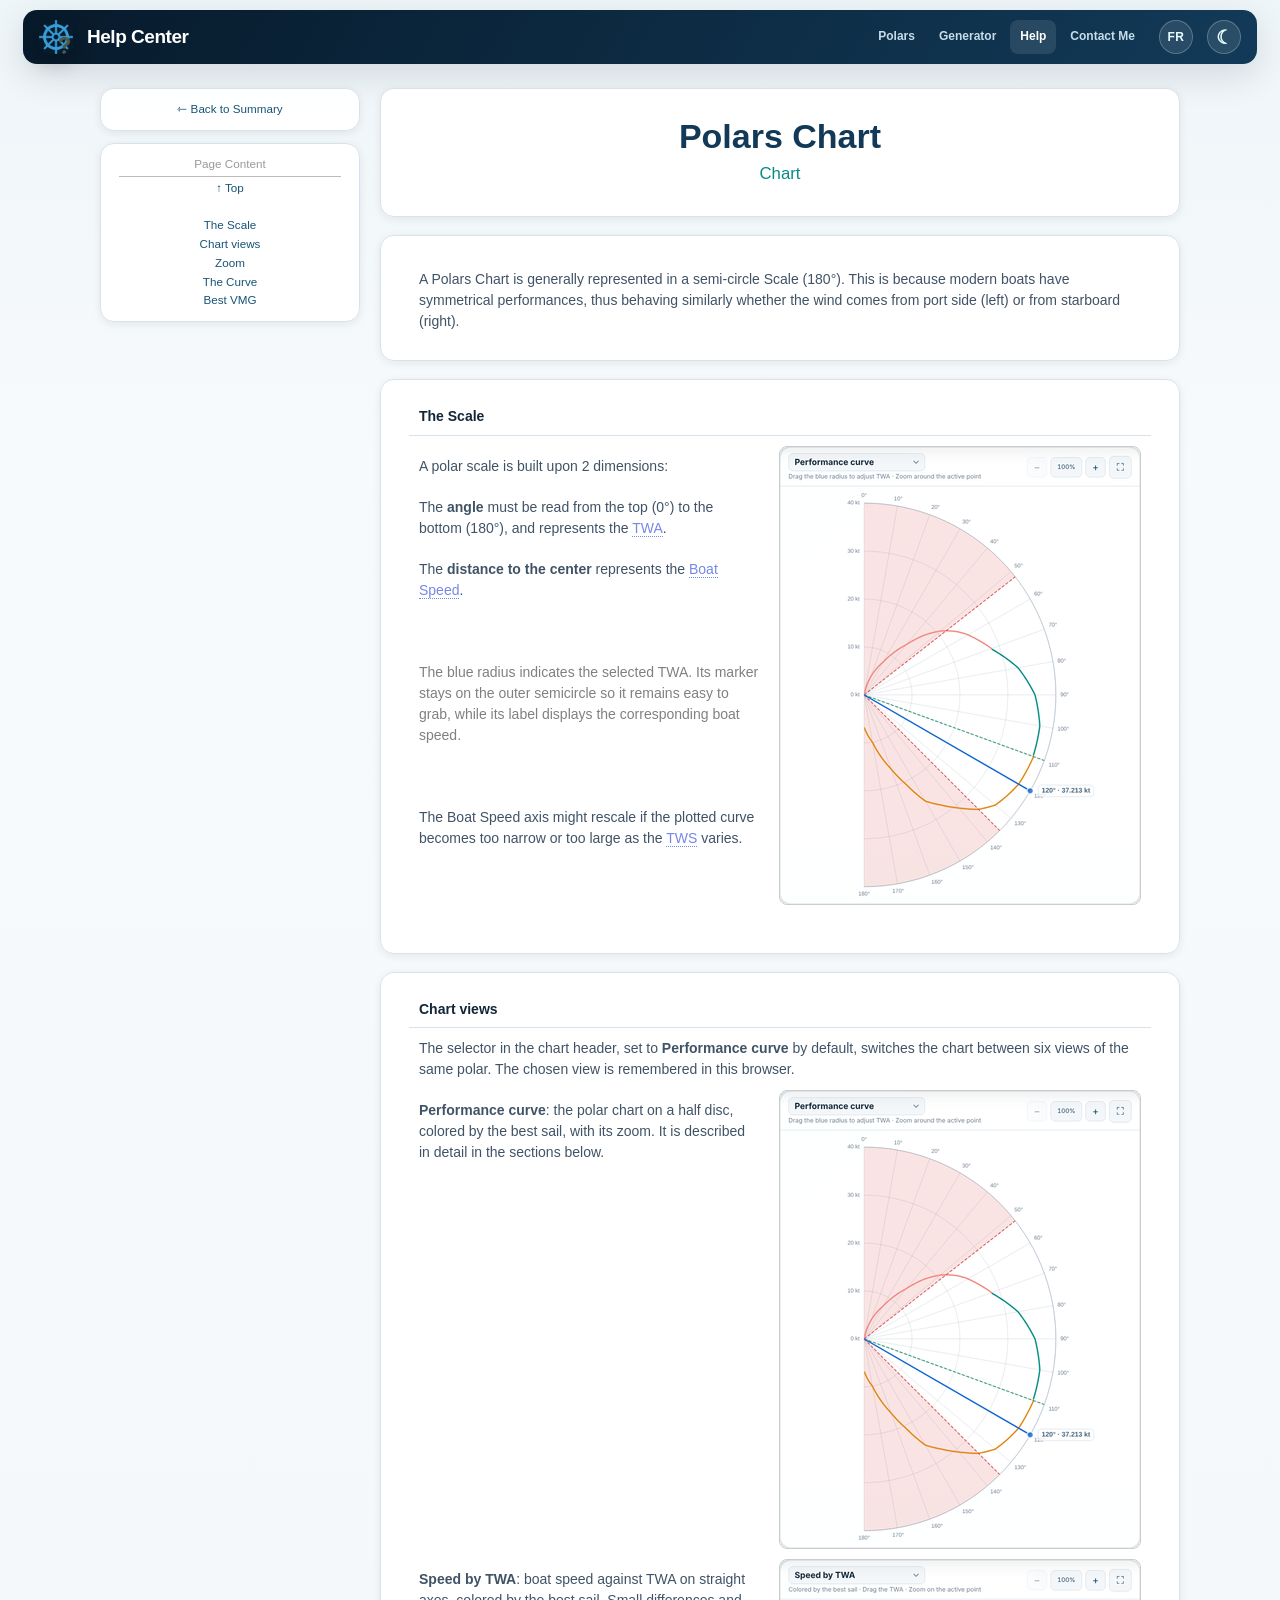
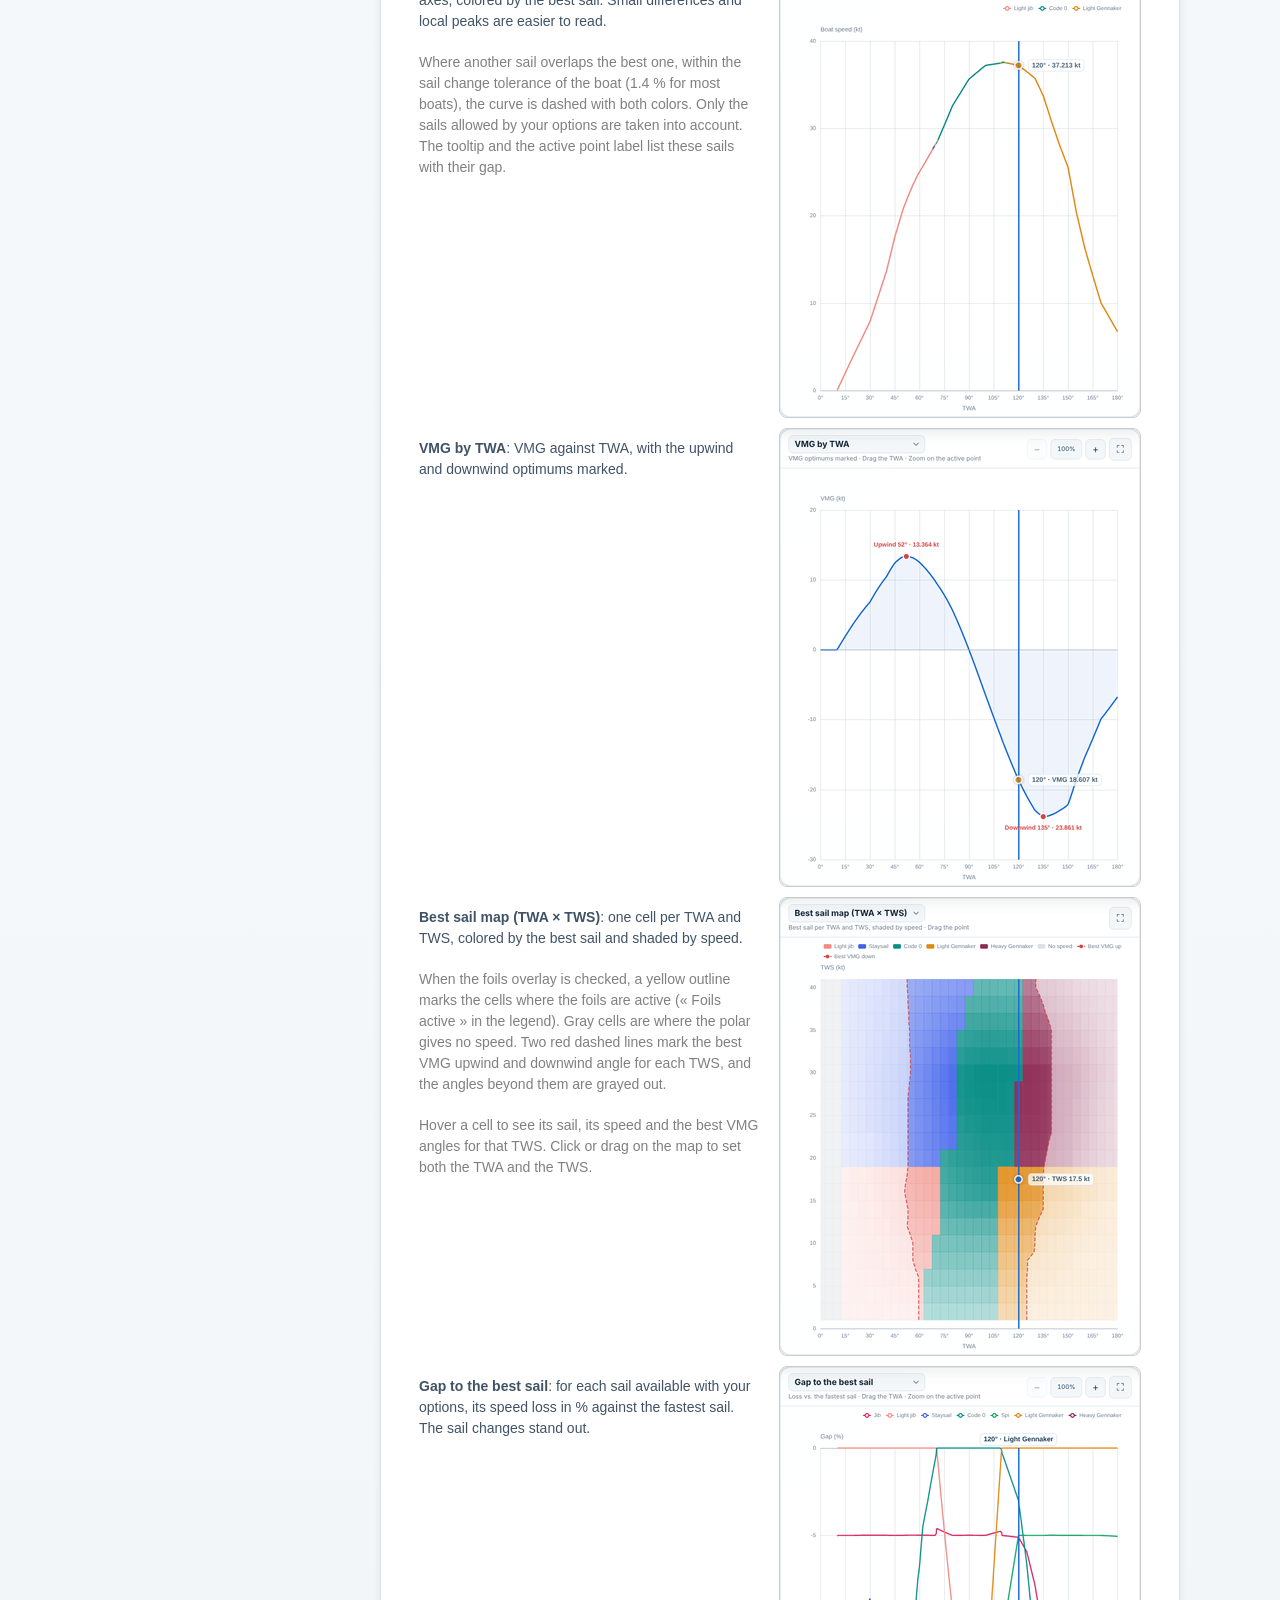
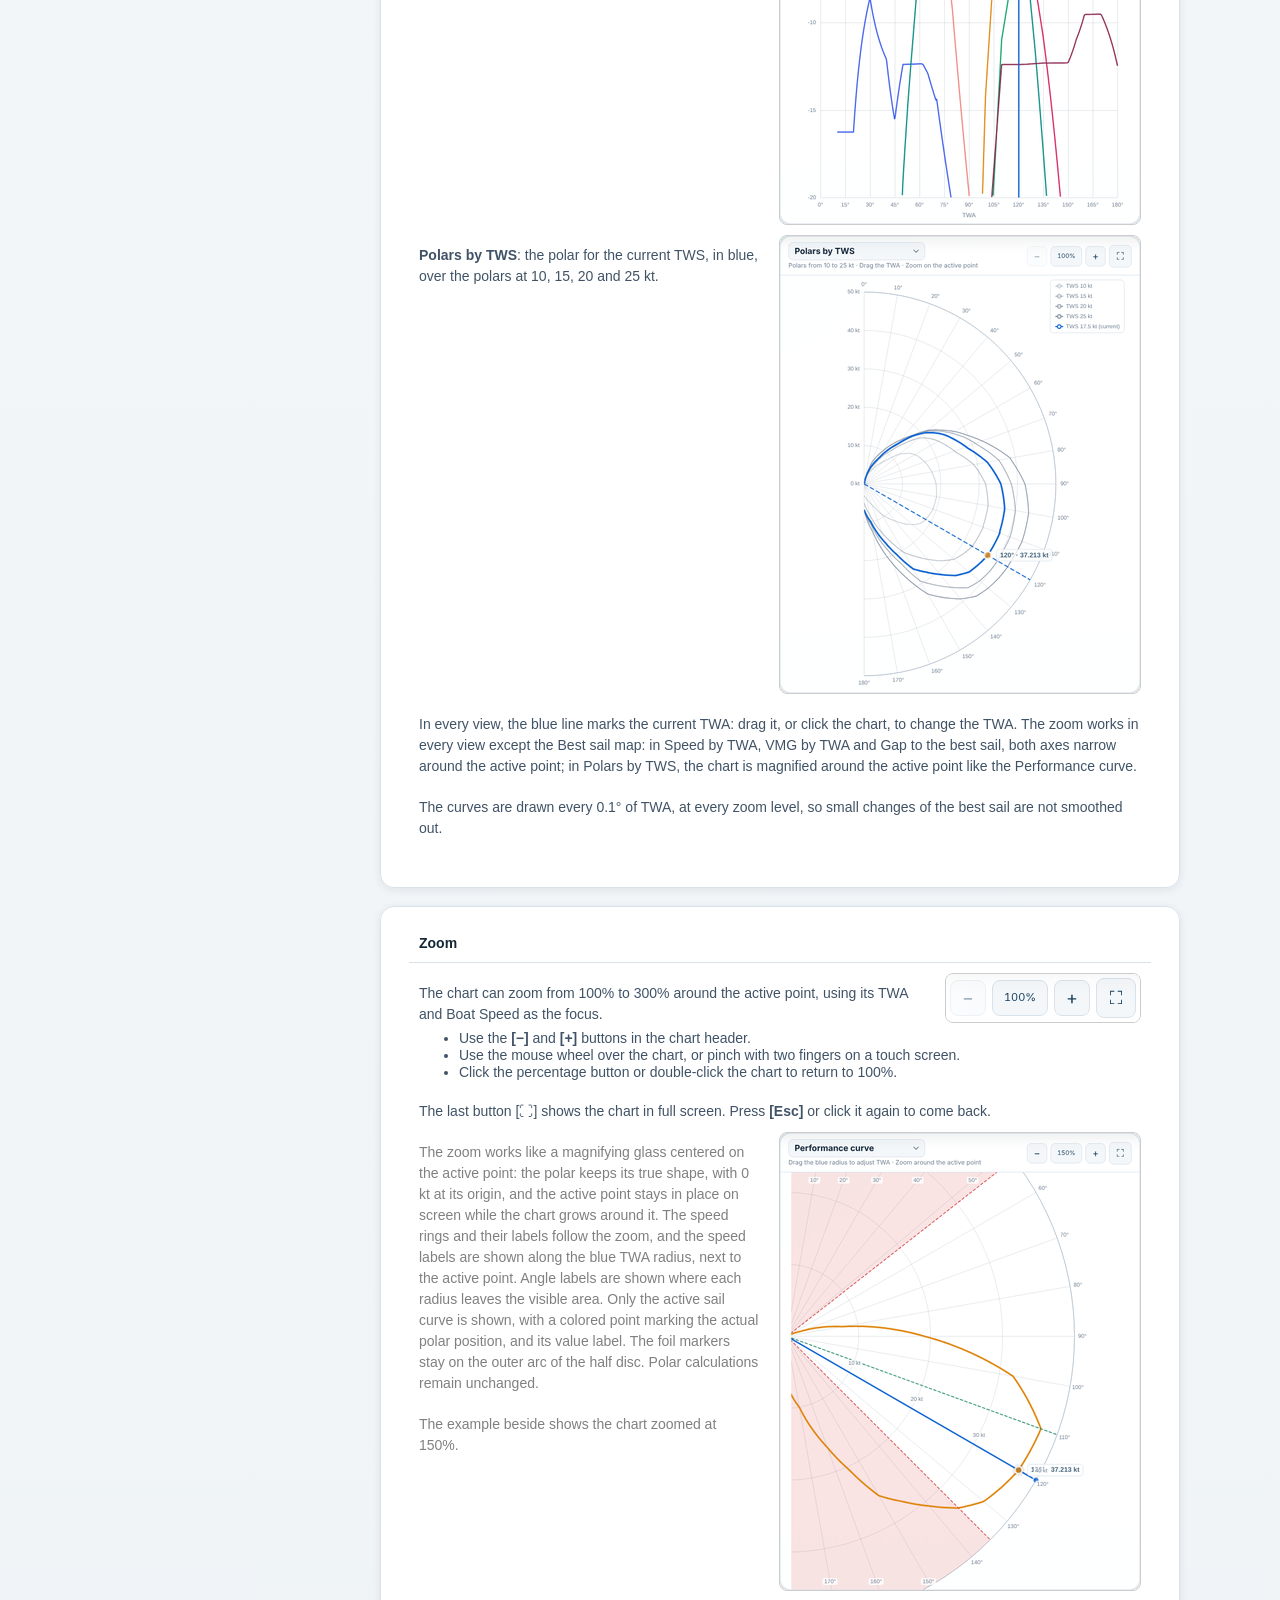
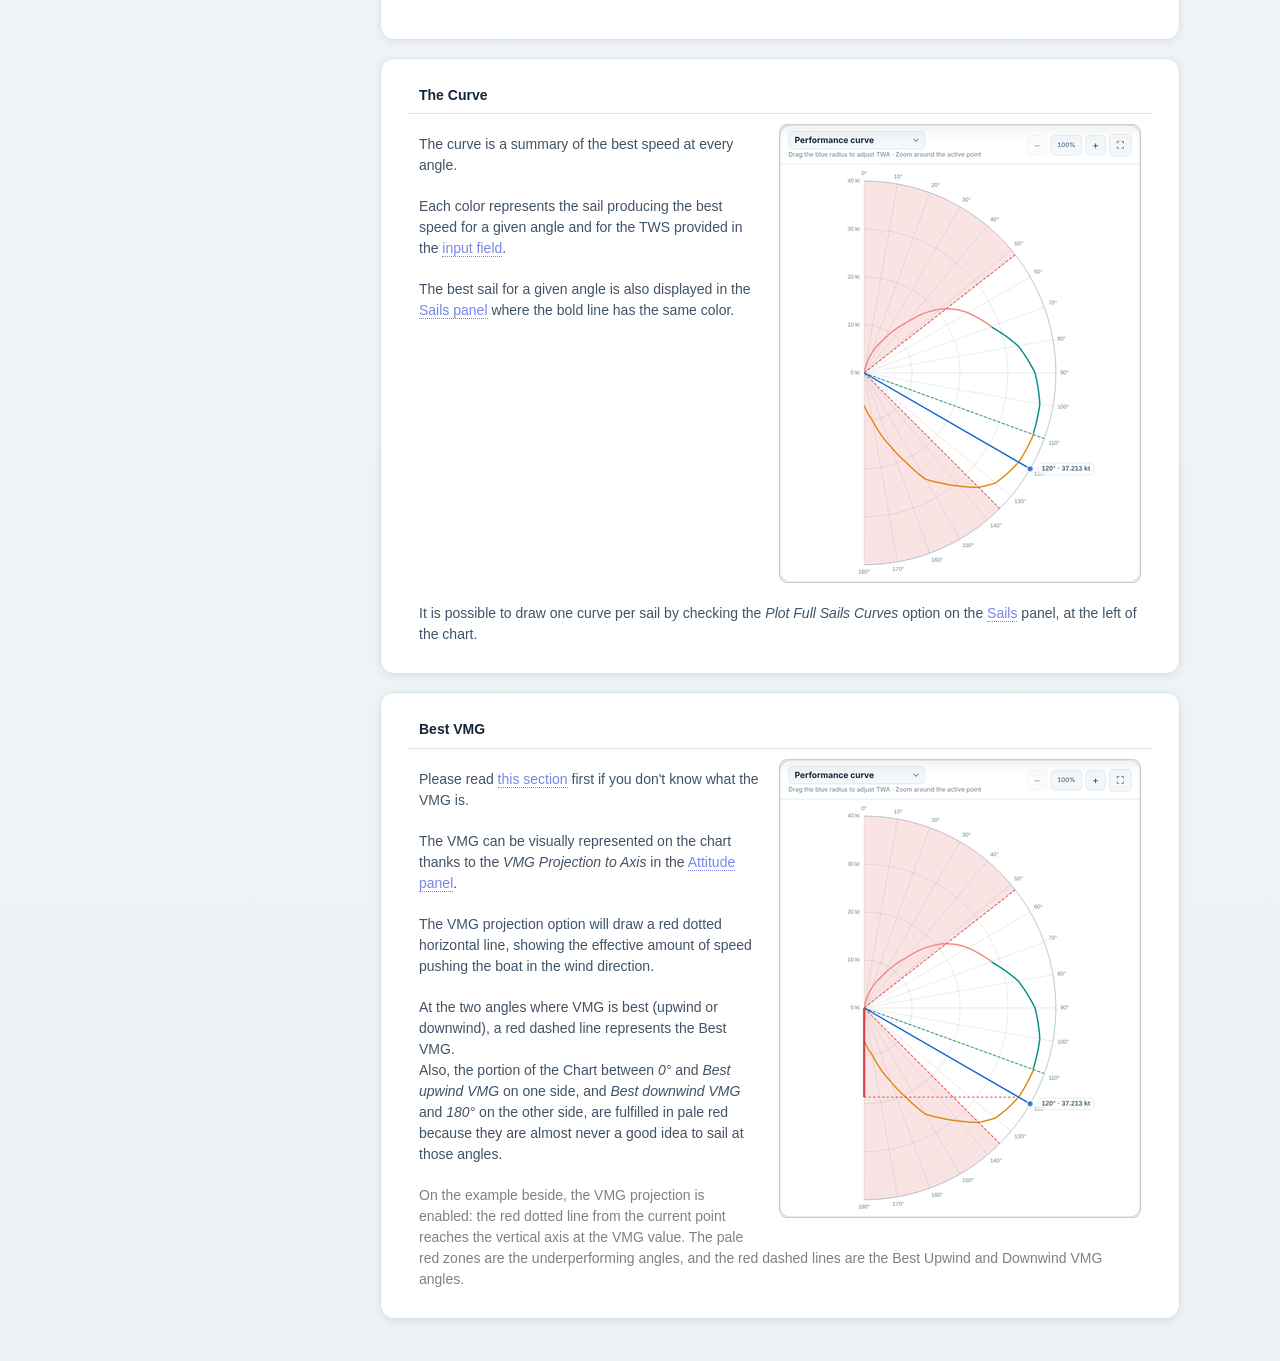
<file: help/chart_chart.htm>
<!DOCTYPE html>
<html lang="en" dir="ltr" data-i18n-page="help/chart_chart">
<head>
	<title>Help | Chart App | Chart</title>
	<meta http-equiv="content-type" content="text/html; charset=utf-8">
	<meta name="description"	lang="en" content="Toxcct's Polars Help">
	<meta name="abstract"		lang="en" content="Toxcct's Polars Chart for Virtual Regatta Offshore">
	<meta name="title"			lang="en" content="Toxcct's Polars Chart for Virtual Regatta Offshore Races">
	<meta name="author"			lang="en" content="toxcct">
	<meta name="keywords"		content="toxcct, Polars, Chart, Virtual, Regatta, Offshore, Boat, Race, Races, Zezo">
	<meta name="robots"			content="all">
	<meta name="rating"			content="General">
	<meta name="category"		content="Sport">
	<meta name="publisher"		content="Toxcct">
	<meta name="copyright"		content="Toxcct 2018">
 	<meta name="viewport"		content="width=device-width, initial-scale=1">
 	<link rel="icon"			type="image/png" href="../favicon-help.png" />
	<script type="text/javascript" src="../js/theme.js?v=1.1.0"></script>
	<script type="text/javascript" src="../js/i18n.js?v=1.0.0"></script>
	<link rel="stylesheet"		type="text/css"	 href="../css/general.css?v=5.3.11"	media="screen" />
	<link rel="stylesheet"		type="text/css"	 href="../css/help.css?v=5.3.11"	media="screen" />
	<link rel="stylesheet"		type="text/css"	 href="../css/modern.css?v=1.5.0"		media="screen" />
	<script type="text/javascript" src="../js/lib/jquery-3.7.1.min.js"				defer ></script>
	<script type="text/javascript" src="../js/help.js?v=5.3.13"						defer ></script>
</head>

<body class="help-page">
	<header id="_top">
		<div class="app-brand" data-page="help"></div>
		<script type="text/javascript" src="../js/layout.js?v=1.0.0"></script>
	</header>
	<article class="grid2cols">
		<div class="column1">
			<div class="sticky">
				<div class="sidebox grid1cols">
					<span><a href="./index.htm">&loarr; Back to Summary</a></span>
				</div>
				<div class="sidebox grid1cols" id="toc"></div>
			</div>
		</div>

		<div class="column2">
			<div class="contentframe">
				<h1>Polars Chart</h1>
				<h3>Chart</h3>
			</div>

			<div class="contentframe">
				<p>A Polars Chart is generally represented in a semi-circle Scale (180°).
					This is because modern boats have symmetrical performances,
					thus behaving similarly whether the wind comes from port side (left) or from starboard (right).</p>
			</div>

			<div class="contentframe" id="_scale">
				<h5>The Scale</h5>
				<p><img src="img/130.png" class="themed flt_right"></p>
				<p>A polar scale is built upon 2 dimensions:</p>
				<p>The <b>angle</b> must be read from the top (0°) to the bottom (180°), and represents the
					<a href="definitions.htm#_twa" class="innerlnk">TWA</a>.</p>
				<p>The <b>distance to the center</b> represents the <a href="definitions.htm#_boatspeed" class="innerlnk">Boat Speed</a>.</p>
				<p>&nbsp;</p>
				<p class="gray">The blue radius indicates the selected TWA. Its marker stays on the outer semicircle so it remains easy to grab, while its label displays the corresponding boat speed.</p>
				<p>&nbsp;</p>
				<p>The Boat Speed axis might rescale if the plotted curve becomes too narrow or too large as the
					<a href="definitions.htm#_tws" class="innerlnk">TWS</a> varies.</p>
				<p></p>
			</div>

			<div class="contentframe" id="_views">
				<h5>Chart views</h5>
				<p>The selector in the chart header, set to <b>Performance curve</b> by default, switches the chart between six views of the same polar. The chosen view is remembered in this browser.</p>
				<p class="clear"><img src="img/129.png" class="themed flt_right"></p>
				<p><b>Performance curve</b>: the polar chart on a half disc, colored by the best sail, with its zoom. It is described in detail in the sections below.</p>
				<p class="clear"><img src="img/135.png" class="themed flt_right"></p>
				<p><b>Speed by TWA</b>: boat speed against TWA on straight axes, colored by the best sail. Small differences and local peaks are easier to read.</p>
				<p class="gray">Where another sail overlaps the best one, within the sail change tolerance of the boat (1.4&nbsp;% for most boats), the curve is dashed with both colors. Only the sails allowed by your options are taken into account. The tooltip and the active point label list these sails with their gap.</p>
				<p class="clear"><img src="img/136.png" class="themed flt_right"></p>
				<p><b>VMG by TWA</b>: VMG against TWA, with the upwind and downwind optimums marked.</p>
				<p class="clear"><img src="img/137.png" class="themed flt_right"></p>
				<p><b>Best sail map (TWA &times; TWS)</b>: one cell per TWA and TWS, colored by the best sail and shaded by speed.</p>
				<p class="gray">When the foils overlay is checked, a yellow outline marks the cells where the foils are active (&laquo;&nbsp;Foils active&nbsp;&raquo; in the legend). Gray cells are where the polar gives no speed. Two red dashed lines mark the best VMG upwind and downwind angle for each TWS, and the angles beyond them are grayed out.</p>
				<p class="gray">Hover a cell to see its sail, its speed and the best VMG angles for that TWS. Click or drag on the map to set both the TWA and the TWS.</p>
				<p class="clear"><img src="img/138.png" class="themed flt_right"></p>
				<p><b>Gap to the best sail</b>: for each sail available with your options, its speed loss in % against the fastest sail. The sail changes stand out.</p>
				<p class="clear"><img src="img/139.png" class="themed flt_right"></p>
				<p><b>Polars by TWS</b>: the polar for the current TWS, in blue, over the polars at 10, 15, 20 and 25 kt.</p>
				<p class="clear"></p>
				<p>In every view, the blue line marks the current TWA: drag it, or click the chart, to change the TWA. The zoom works in every view except the Best sail map: in Speed by TWA, VMG by TWA and Gap to the best sail, both axes narrow around the active point; in Polars by TWS, the chart is magnified around the active point like the Performance curve.</p>
				<p>The curves are drawn every 0.1° of TWA, at every zoom level, so small changes of the best sail are not smoothed out.</p>
				<p class="clear"></p>
			</div>

			<div class="contentframe" id="_zoom">
				<h5>Zoom</h5>
				<p><img src="img/133.png" class="themed flt_right"></p>
				<p>The chart can zoom from 100% to 300% around the active point, using its TWA and Boat Speed as the focus.</p>
				<ul>
					<li>Use the <b>[&minus;]</b> and <b>[+]</b> buttons in the chart header.</li>
					<li>Use the mouse wheel over the chart, or pinch with two fingers on a touch screen.</li>
					<li>Click the percentage button or double-click the chart to return to 100%.</li>
				</ul>
				<p>The last button [&#x26F6;] shows the chart in full screen. Press <b>[Esc]</b> or click it again to come back.</p>
				<p><img src="img/134.png" class="themed flt_right"></p>
				<p class="gray">The zoom works like a magnifying glass centered on the active point: the polar keeps its true shape, with 0 kt at its origin, and the active point stays in place on screen while the chart grows around it. The speed rings and their labels follow the zoom, and the speed labels are shown along the blue TWA radius, next to the active point. Angle labels are shown where each radius leaves the visible area. Only the active sail curve is shown, with a colored point marking the actual polar position, and its value label. The foil markers stay on the outer arc of the half disc. Polar calculations remain unchanged.</p>
				<p class="gray">The example beside shows the chart zoomed at 150%.</p>
				<p class="clear"></p>
			</div>

			<div class="contentframe" id="_curve">
				<h5>The Curve</h5>
				<p><img src="img/131.png" class="themed flt_right"></p>
				<p>The curve is a summary of the best speed at every angle.</p>
				<p>Each color represents the sail producing the best speed for a given angle and for the TWS provided in the
					<a href="chart_rightpanels.htm#_tws" class="innerlnk">input field</a>.</p>
				<p>The best sail for a given angle is also displayed in the <a href="chart_leftpanels.htm#_sails" class="innerlnk">Sails panel</a>
					where the bold line has the same color.</p>
				<p class="clear">It is possible to draw one curve per sail by checking the <i>Plot Full Sails Curves</i> option on the <a href="chart_leftpanels.htm#_sails" class="innerlnk">Sails</a>
					panel, at the left of the chart.</p>
			</div>

			<div class="contentframe" id="_bestvmg">
				<h5>Best VMG</h5>
				<p><img src="img/132.png" class="themed flt_right"></p>
				<p>Please read <a href="definitions.htm#_vmg" class="innerlnk">this section</a> first if you don't know what the VMG is.</p>
				<p>The VMG can be visually represented on the chart thanks to the <i>VMG Projection to Axis</i> in the
					<a href="chart_rightpanels.htm#_attitude" class="innerlnk">Attitude panel</a>.</p>
				<p>The VMG projection option will draw a red dotted horizontal line, showing the effective amount of speed pushing the boat in
					the wind direction.</p>
				<p>At the two angles where VMG is best (upwind or downwind), a red dashed line represents the Best VMG.<br/>
					Also, the portion of the Chart between <i>0°</i> and <i>Best upwind VMG</i> on one side, and <i>Best downwind VMG</i> and <i>180°</i>
					on the other side, are fulfilled in pale red because they are almost never a good idea to sail
					at those angles.</p>
				<p class="gray">On the example beside, the VMG projection is enabled: the red dotted line from the current point reaches the vertical axis
					at the VMG value. The pale red zones are the underperforming angles, and the red dashed lines are the Best Upwind and Downwind VMG angles.</p>
			</div>
		</div>
	</article>
</body>
</html>
</file>
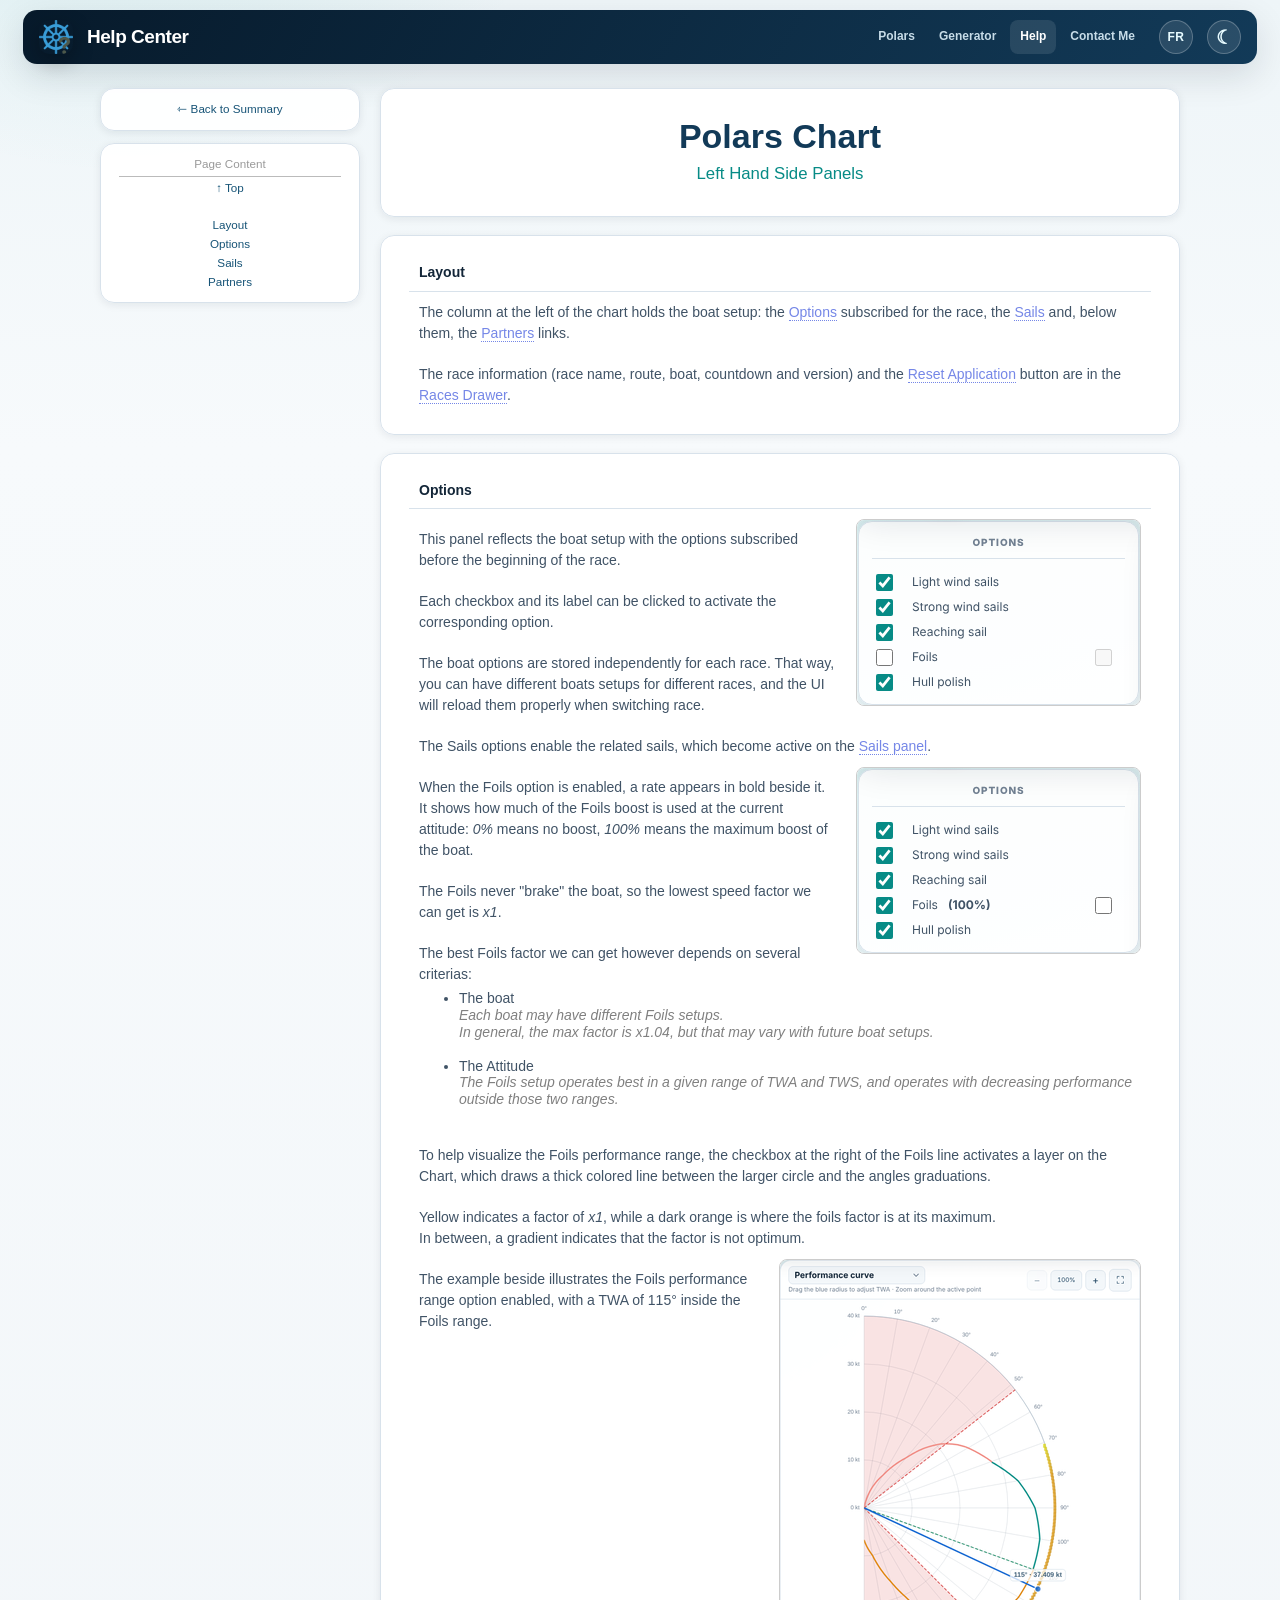
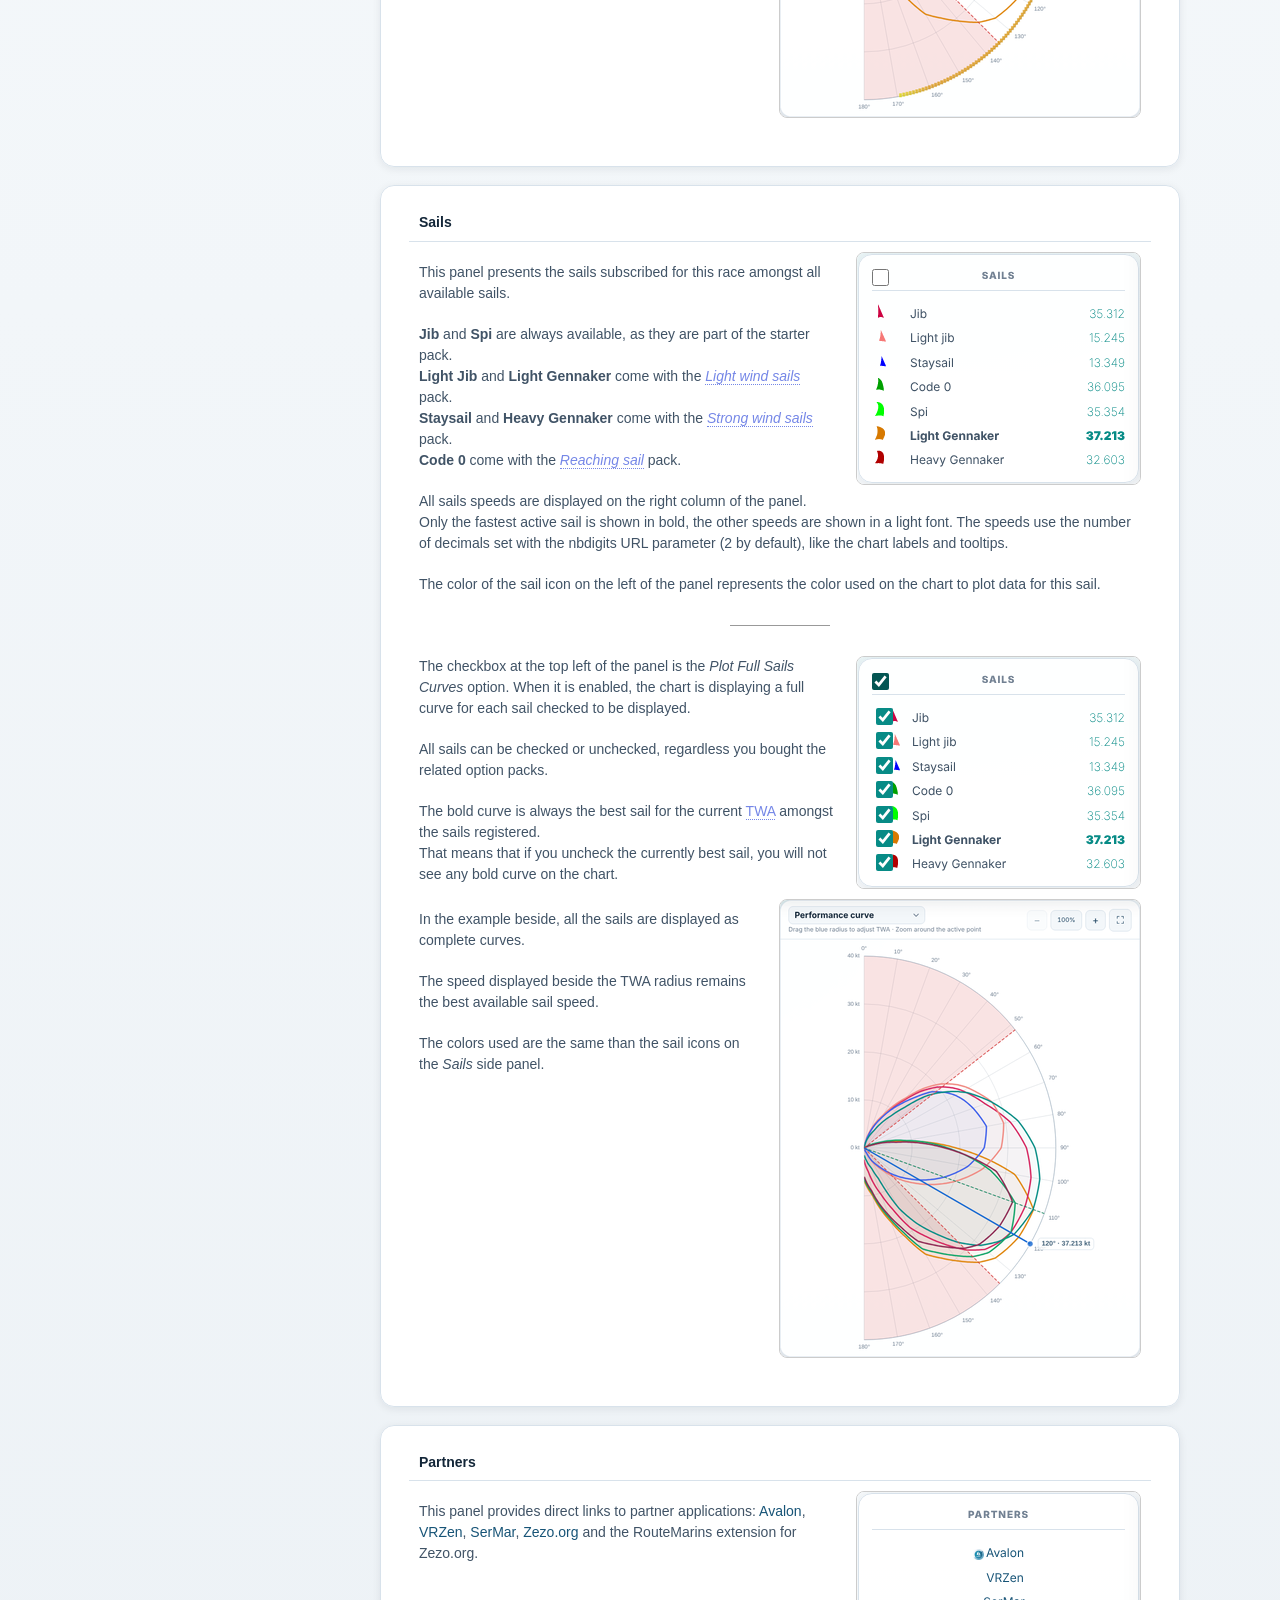
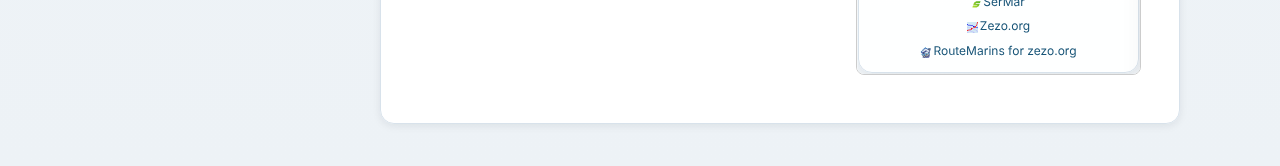
<file: help/chart_leftpanels.htm>
<!DOCTYPE html>
<html lang="en" dir="ltr" data-i18n-page="help/chart_leftpanels">
<head>
	<title>Help | Chart App | Left Panels</title>
	<meta http-equiv="content-type" content="text/html; charset=utf-8">
	<meta name="description"	lang="en" content="Toxcct's Polars Help">
	<meta name="abstract"		lang="en" content="Toxcct's Polars Chart for Virtual Regatta Offshore">
	<meta name="title"			lang="en" content="Toxcct's Polars Chart for Virtual Regatta Offshore Races">
	<meta name="author"			lang="en" content="toxcct">
	<meta name="keywords"		content="toxcct, Polars, Chart, Virtual, Regatta, Offshore, Boat, Race, Races, Zezo">
	<meta name="robots"			content="all">
	<meta name="rating"			content="General">
	<meta name="category"		content="Sport">
	<meta name="publisher"		content="Toxcct">
	<meta name="copyright"		content="Toxcct 2018">
 	<meta name="viewport"		content="width=device-width, initial-scale=1">
 	<link rel="icon"			type="image/png" href="../favicon-help.png" />
	<script type="text/javascript" src="../js/theme.js?v=1.1.0"></script>
	<script type="text/javascript" src="../js/i18n.js?v=1.0.0"></script>
	<link rel="stylesheet"		type="text/css"	 href="../css/general.css?v=5.3.11"	media="screen" />
	<link rel="stylesheet"		type="text/css"	 href="../css/help.css?v=5.3.11"	media="screen" />
	<link rel="stylesheet"		type="text/css"	 href="../css/modern.css?v=1.5.0"		media="screen" />
	<script type="text/javascript" src="../js/lib/jquery-3.7.1.min.js"				defer ></script>
	<script type="text/javascript" src="../js/help.js?v=5.3.13"						defer ></script>
</head>

<body class="help-page">
	<header id="_top">
		<div class="app-brand" data-page="help"></div>
		<script type="text/javascript" src="../js/layout.js?v=1.0.0"></script>
	</header>
	<article class="grid2cols">
		<div class="column1">
			<div class="sticky">
				<div class="sidebox grid1cols">
					<span><a href="./">&loarr; Back to Summary</a></span>
				</div>
				<div class="sidebox grid1cols" id="toc"></div>
			</div>
		</div>

		<div class="column2">
			<div class="contentframe">
				<h1>Polars Chart</h1>
				<h3>Left Hand Side Panels</h3>
			</div>

			<div class="contentframe" id="_layout">
				<h5>Layout</h5>
				<p>The column at the left of the chart holds the boat setup: the <a href="#_options" class="innerlnk">Options</a> subscribed for the race, the <a href="#_sails" class="innerlnk">Sails</a> and, below them, the <a href="#_external_lnks" class="innerlnk">Partners</a> links.</p>
				<p>The race information (race name, route, boat, countdown and version) and the <a href="chart_raceselector.htm#_resetapp" class="innerlnk">Reset Application</a> button are in the <a href="chart_raceselector.htm#_drawer" class="innerlnk">Races Drawer</a>.</p>
			</div>

			<div class="contentframe" id="_options">
				<h5>Options</h5>
				<p><img src="img/143.png" class="themed flt_right"></p>
				<p>This panel reflects the boat setup with the options subscribed before the beginning of the race.</p>
				<p>Each checkbox and its label can be clicked to activate the corresponding option.</p>
				<p>The boat options are stored independently for each race. That way, you can have different boats setups for different races, and
					the UI will reload them properly when switching race.</p>
				<p>The Sails options enable the related sails, which become active on the <a href="#_sails" class="innerlnk">Sails panel</a>.</p>
				<p><img src="img/149.png" class="themed flt_right"></p>
				<p>When the Foils option is enabled, a rate appears in bold beside it.<br/>
					It shows how much of the Foils boost is used at the current attitude: <i>0%</i> means no boost, <i>100%</i> means the maximum boost of the boat.</p>
				<p>The Foils never "brake" the boat, so the lowest speed factor we can get is <i>x1</i>.</p>
				<p>The best Foils factor we can get however depends on several criterias:</p>
				<ul><li>The boat<br/>
						<i class="gray">Each boat may have different Foils setups.<br/>
						In general, the max factor is <i>x1.04</i>, but that may vary with future boat setups.</i><br/><br/></li>
					<li>The Attitude<br/>
						<i class="gray">The Foils setup operates best in a given range of TWA and TWS, and operates with decreasing
							performance outside those two ranges.</i><br/><br/></li></ul>
				<p>To help visualize the Foils performance range, the checkbox at the right of the Foils line activates
					a layer on the Chart, which draws a thick colored line between the larger circle and the angles graduations.</p>
				<p>Yellow indicates a factor of <i>x1</i>, while a dark orange is where the foils factor is at its maximum.<br/>
					In between, a gradient indicates that the factor is not optimum.</p>
				<p><img src="img/144.png" class="themed flt_right"></p>
				<p>The example beside illustrates the Foils performance range option enabled, with a TWA of 115° inside the Foils range.</p>
				<p class="clear"></p>
			</div>

			<div class="contentframe" id="_sails">
				<h5>Sails</h5>
				<p><img src="img/145.png" class="themed flt_right"></p>
				<p>This panel presents the sails subscribed for this race amongst all available sails.</p>
				<p><b>Jib</b> and <b>Spi</b> are always available, as they are part of the starter pack.<br/>
					<b>Light Jib</b> and <b>Light Gennaker</b> come with the <a href="#_options" class="innerlnk"><i>Light wind sails</i></a> pack.<br/>
					<b>Staysail</b> and <b>Heavy Gennaker</b> come with the <a href="#_options" class="innerlnk"><i>Strong wind sails</i></a> pack.<br/>
					<b>Code 0</b> come with the <a href="#_options" class="innerlnk"><i>Reaching sail</i></a> pack.</p>
				<p>All sails speeds are displayed on the right column of the panel. Only the fastest active sail is shown in bold, the other speeds are shown in a light font. The speeds use the number of decimals set with the <code>nbdigits</code> URL parameter (2 by default), like the chart labels and tooltips.</p>
				<p>The color of the sail icon on the left of the panel represents the color used on the chart to plot data for this sail.</p>
				<hr/>
				<p><img src="img/147.png" class="themed flt_right"></p>
				<p>The checkbox at the top left of the panel is the <i>Plot Full Sails Curves</i> option. When it is enabled, the chart is displaying a full curve for each sail checked to be displayed.</p>
				<p>All sails can be checked or unchecked, regardless you bought the related option packs.</p>
				<p>The bold curve is always the best sail for the current <a href="definitions.htm#_twa" class="innerlnk">TWA</a> amongst the sails registered.<br/>
					That means that if you uncheck the currently best sail, you will not see any bold curve on the chart.</p>
				<p class="clear"><img src="img/148.png" class="themed flt_right"></p>
				<p>In the example beside, all the sails are displayed as complete curves.</p>
				<p>The speed displayed beside the TWA radius remains the best available sail speed.</p>
				<p>The colors used are the same than the sail icons on the <i>Sails</i> side panel.</p>
				<p class="clear"></p>
			</div>

			<div class="contentframe" id="_external_lnks">
				<h5>Partners</h5>
				<p><img src="img/127.png" class="themed flt_right"></p>
				<p>This panel provides direct links to partner applications: <a href="https://www.avalon-routing.com/forumvirtuel/index.php" target="_blank" rel="noopener">Avalon</a>, <a href="https://vrzen.org" target="_blank" rel="noopener">VRZen</a>, <a href="https://routeur.sermar.app/" target="_blank" rel="noopener">SerMar</a>, <a href="http://zezo.org/" target="_blank" rel="noopener">Zezo.org</a> and the RouteMarins extension for Zezo.org.</p>
			</div>

		</div>
	</article>
</body>
</html>
</file>
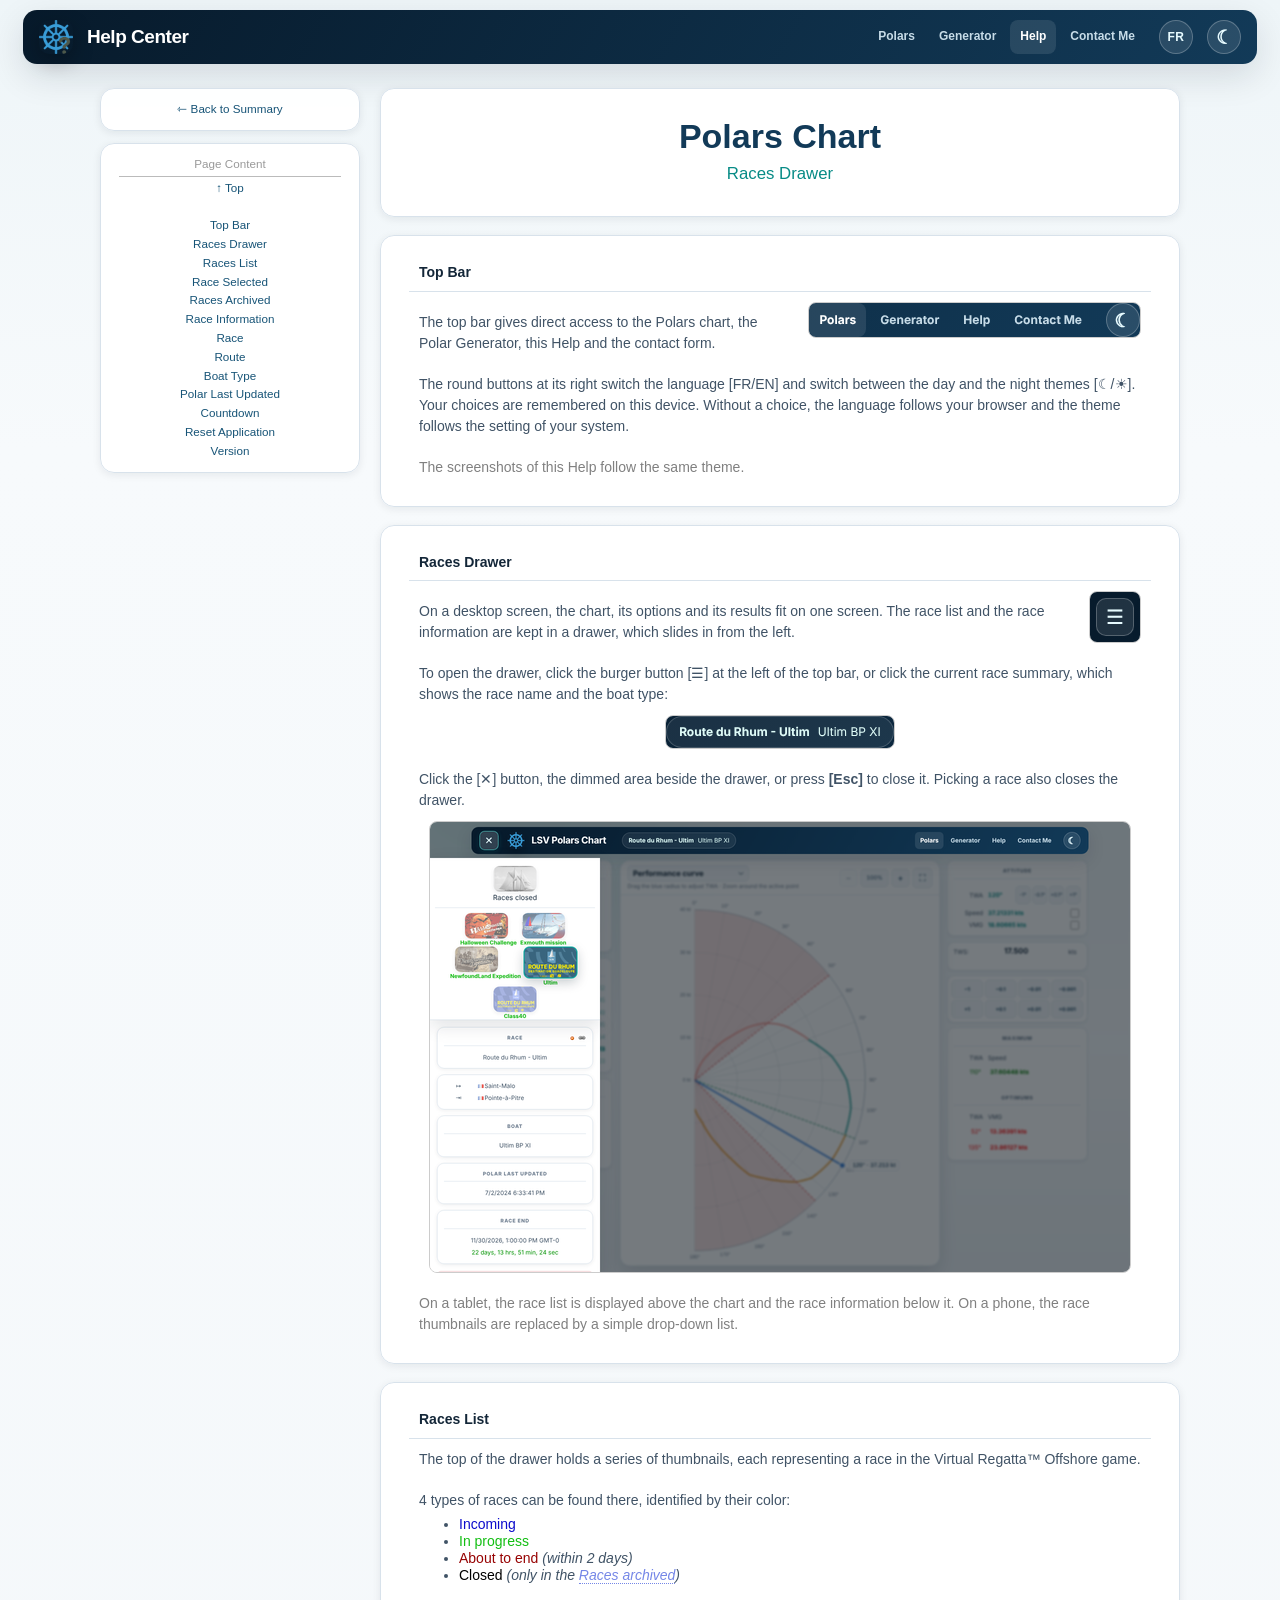
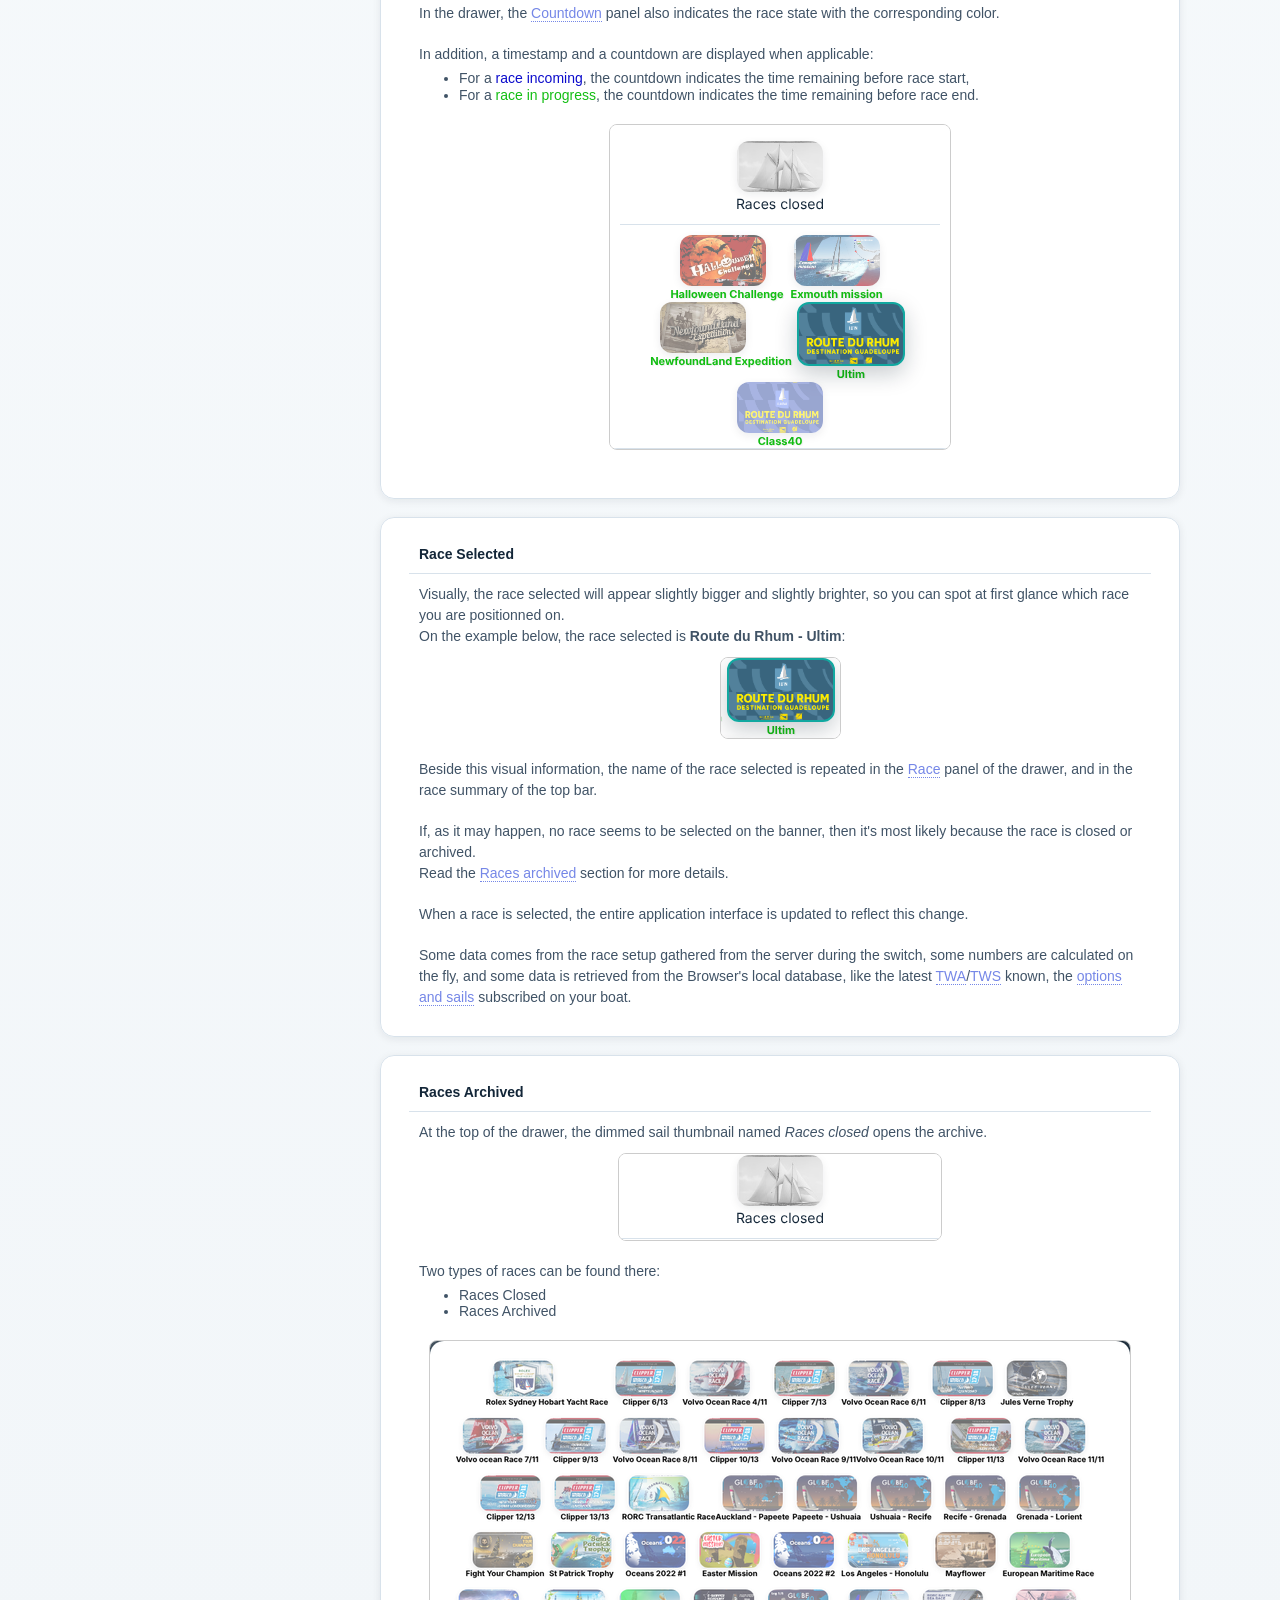
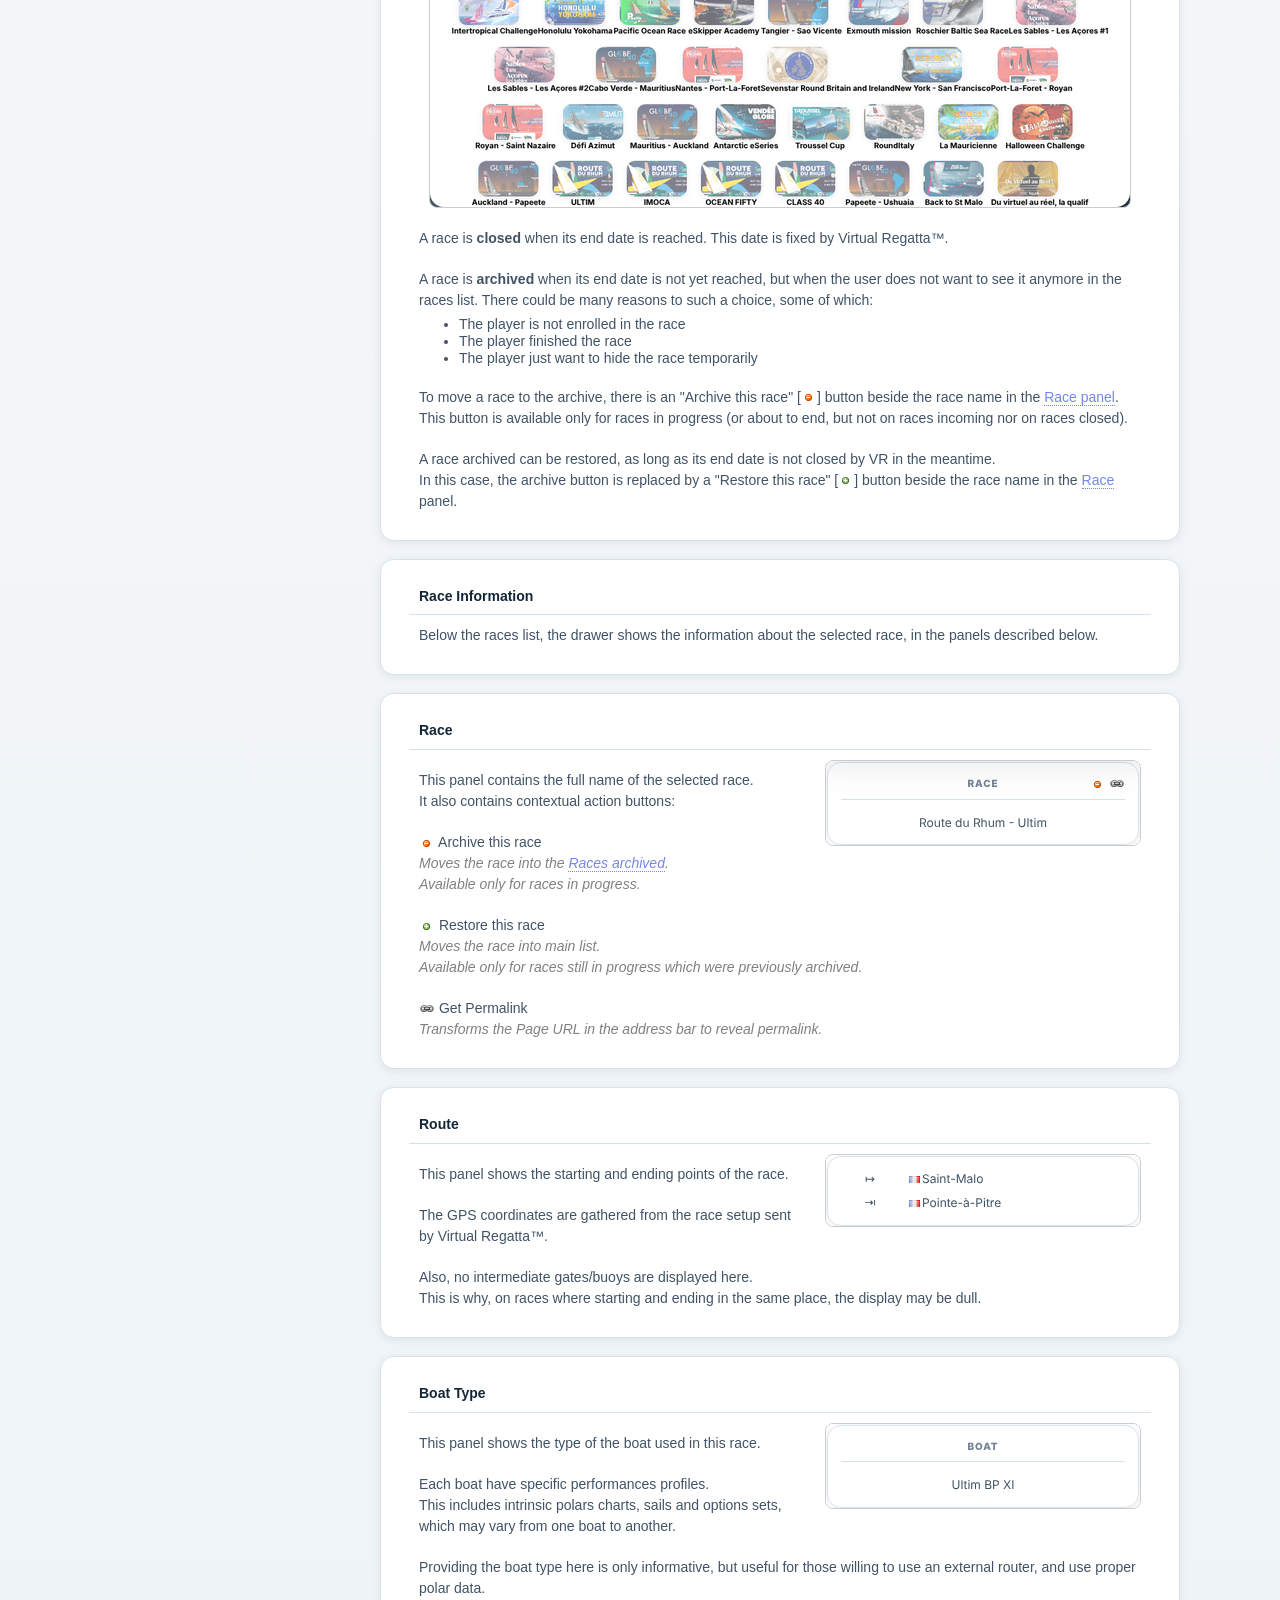
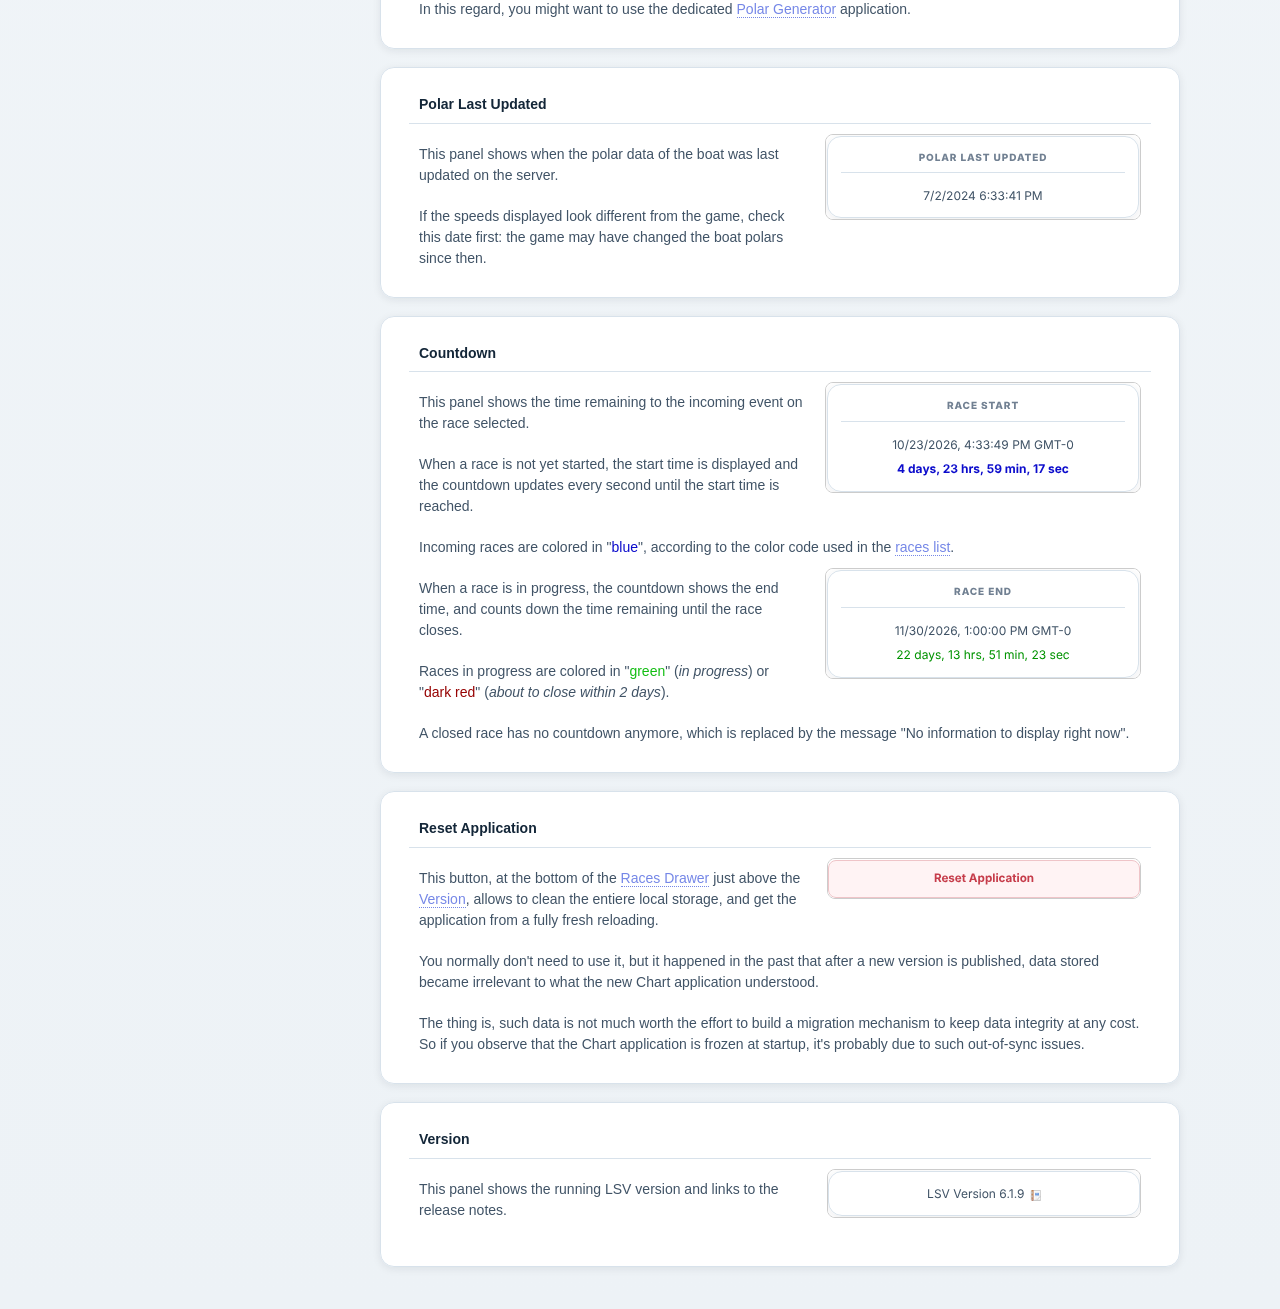
<file: help/chart_raceselector.htm>
<!DOCTYPE html>
<html lang="en" dir="ltr" data-i18n-page="help/chart_raceselector">
<head>
	<title>Help | Chart App | Races Drawer</title>
	<meta http-equiv="content-type" content="text/html; charset=utf-8">
	<meta name="description"	lang="en" content="Toxcct's Polars Help">
	<meta name="abstract"		lang="en" content="Toxcct's Polars Chart for Virtual Regatta Offshore">
	<meta name="title"			lang="en" content="Toxcct's Polars Chart for Virtual Regatta Offshore Races">
	<meta name="author"			lang="en" content="toxcct">
	<meta name="keywords"		content="toxcct, Polars, Chart, Virtual, Regatta, Offshore, Boat, Race, Races, Zezo">
	<meta name="robots"			content="all">
	<meta name="rating"			content="General">
	<meta name="category"		content="Sport">
	<meta name="publisher"		content="Toxcct">
	<meta name="copyright"		content="Toxcct 2018">
 	<meta name="viewport"		content="width=device-width, initial-scale=1">
 	<link rel="icon"			type="image/png" href="../favicon-help.png" />
	<script type="text/javascript" src="../js/theme.js?v=1.1.0"></script>
	<script type="text/javascript" src="../js/i18n.js?v=1.0.0"></script>
	<link rel="stylesheet"		type="text/css"	 href="../css/general.css?v=5.3.11"	media="screen" />
	<link rel="stylesheet"		type="text/css"	 href="../css/help.css?v=5.3.11"	media="screen" />
	<link rel="stylesheet"		type="text/css"	 href="../css/modern.css?v=1.5.0"		media="screen" />
	<script type="text/javascript" src="../js/lib/jquery-3.7.1.min.js"				defer ></script>
	<script type="text/javascript" src="../js/help.js?v=5.3.13"						defer ></script>
</head>

<body class="help-page">
	<header id="_top">
		<div class="app-brand" data-page="help"></div>
		<script type="text/javascript" src="../js/layout.js?v=1.0.0"></script>
	</header>
	<article class="grid2cols">
		<div class="column1">
			<div class="sticky">
				<div class="sidebox grid1cols">
					<span><a href="./">&loarr; Back to Summary</a></span>
				</div>
				<div class="sidebox grid1cols" id="toc"></div>
			</div>
		</div>

		<div class="column2">
			<div class="contentframe">
				<h1>Polars Chart</h1>
				<h3>Races Drawer</h3>
			</div>

			<div class="contentframe" id="_topbar">
				<h5>Top Bar</h5>
				<p><img src="img/126.png" class="themed flt_right"></p>
				<p>The top bar gives direct access to the Polars chart, the Polar Generator, this Help and the contact form.</p>
				<p>The round buttons at its right switch the language [FR/EN] and switch between the day and the night themes [&#9790;/&#9728;]. Your choices are remembered on this device. Without a choice, the language follows your browser and the theme follows the setting of your system.</p>
				<p class="gray">The screenshots of this Help follow the same theme.</p>
			</div>

			<div class="contentframe" id="_drawer">
				<h5>Races Drawer</h5>
				<p><img src="img/115.png" class="themed flt_right"></p>
				<p>On a desktop screen, the chart, its options and its results fit on one screen. The race list and the race information are kept in a drawer, which slides in from the left.</p>
				<p>To open the drawer, click the burger button [&#9776;] at the left of the top bar, or click the current race summary, which shows the race name and the boat type:</p>
				<p><img class="themed" src="img/113.png"></p>
				<p>Click the [&#x2715;] button, the dimmed area beside the drawer, or press <b>[Esc]</b> to close it. Picking a race also closes the drawer.</p>
				<p><img class="themed" src="img/116.png"></p>
				<p class="gray">On a tablet, the race list is displayed above the chart and the race information below it. On a phone, the race thumbnails are replaced by a simple drop-down list.</p>
			</div>

			<div class="contentframe" id="_colors">
				<h5>Races List</h5>
				<p>The top of the drawer holds a series of thumbnails, each representing a race in the Virtual&nbsp;Regatta&trade; Offshore game.</p>
				<p>4 types of races can be found there, identified by their color:</p>
				<ul><li><span class="race_incoming"	 >Incoming</span></li>
					<li><span class="race_inprogress">In progress</span></li>
					<li><span class="race_closing"	 >About to end</span> <i>(within 2 days)</i></li>
					<li><span class="race_closed"	 >Closed</span> <i>(only in the <a href="#_archived" class="innerlnk">Races archived</a>)</i></li></ul>
				<p>In the drawer, the <a href="#_countdown" class="innerlnk">Countdown</a> panel also indicates
					the race state with the corresponding color.</p>
				<p>In addition, a timestamp and a countdown are displayed when applicable:</p>
				<ul><li>For a <span class="race_incoming">race incoming</span>, the countdown indicates the time remaining before race start,</li>
					<li>For a <span class="race_inprogress">race in progress</span>, the countdown indicates the time remaining before race end.</li></ul>
				<p><img class="themed" src="img/110.png" /></p>
			</div>

			<div class="contentframe" id="_race_sel">
				<h5>Race Selected</h5>
				<p>Visually, the race selected will appear slightly bigger and slightly brighter, so you can spot at first glance which
					race you are positionned on.<br/>
					On the example below, the race selected is <b>Route du Rhum - Ultim</b>:</p>
				<p><img class="themed" src="img/112.png"></p>
				<p>Beside this visual information, the name of the race selected is repeated in the
					<a href="#_race_name" class="innerlnk">Race</a> panel of the drawer, and in the race summary of the top bar.</p>
				<p>If, as it may happen, no race seems to be selected on the banner, then it's most likely because the race is closed
					or archived.<br/>
					Read the <a href="#_archived" class="innerlnk">Races archived</a> section for more details.</p>
				<p>When a race is selected, the entire application interface is updated to reflect this change.</p>
				<p>Some data comes from the race setup gathered from the server during the switch, some numbers are calculated on the fly,
					and some data is retrieved from the Browser's local database, like the latest
					<a href="definitions.htm#_twa" class="innerlnk">TWA</a>/<a href="definitions.htm#_tws" class="innerlnk">TWS</a> known, the
					<a href="chart_leftpanels.htm#_options" class="innerlnk">options and sails</a> subscribed on your boat.</p>
			</div>

			<div class="contentframe" id="_archived">
				<h5>Races Archived</h5>
				<p>At the top of the drawer, the dimmed sail thumbnail named <i>Races closed</i> opens the archive.</p>
				<p><img class="themed" src="img/111.png"></p>
				<p>Two types of races can be found there:</p>
				<ul><li>Races Closed</li>
					<li>Races Archived</li></ul>
				<p><img class="themed" src="img/114.png"></p>
				<p>A race is <b>closed</b> when its end date is reached. This date is fixed by Virtual&nbsp;Regatta&trade;.</p>
				<p>A race is <b>archived</b> when its end date is not yet reached, but when the user does not want to see it anymore in the races list.
					There could be many reasons to such a choice, some of which:</p>
				<ul><li>The player is not enrolled in the race</li>
					<li>The player finished the race</li>
					<li>The player just want to hide the race temporarily</li></ul>
				<p>To move a race to the archive, there is an "Archive this race" [<img src="../css/img/bullet_delete.png" class="inline">] button beside the race name in the <a href="#_race_name" class="innerlnk">Race panel</a>.<br/>
					This button is available only for races in progress (or about to end, but not on races incoming nor on races closed).</p>
				<p>A race archived can be restored, as long as its end date is not closed by VR in the meantime.<br/>
					In this case, the archive button is replaced by a "Restore this race" [<img src="../css/img/bullet_add.png" class="inline">]
					button beside the race name in the <a href="#_race_name" class="innerlnk">Race</a> panel.</p>
			</div>

			<div class="contentframe" id="_race_info">
				<h5>Race Information</h5>
				<p>Below the races list, the drawer shows the information about the selected race, in the panels described below.</p>
			</div>

			<div class="contentframe" id="_race_name">
				<h5>Race</h5>
				<p><img src="img/120.png" class="themed flt_right"></p>
				<p>This panel contains the full name of the selected race.<br/>
					It also contains contextual action buttons:</p>
				<p><img src="../css/img/bullet_delete.png" class="inline"> Archive this race<br/>
					<i class="gray">Moves the race into the <a href="chart_raceselector.htm#_archived" class="innerlnk">Races archived</a>.<br/>
						Available only for races in progress.</i></p>
				<p><img src="../css/img/bullet_add.png" class="inline"> Restore this race<br/>
					<i class="gray">Moves the race into main list.<br/>
						Available only for races still in progress which were previously archived.</i></p>
				<p><img src="../css/img/link.png" class="inline"> Get Permalink<br/>
					<i class="gray">Transforms the Page URL in the address bar to reveal permalink.</i></p>
			</div>

			<div class="contentframe" id="_race_route">
				<h5>Route</h5>
				<p><img src="img/121.png" class="themed flt_right"></p>
				<p>This panel shows the starting and ending points of the race.</p>
				<p>The GPS coordinates are gathered from the race setup sent by Virtual&nbsp;Regatta&trade;.</p>
				<p>Also, no intermediate gates/buoys are displayed here.<br/>
					This is why, on races where starting and ending in the same place, the display may be dull.</p>
			</div>

			<div class="contentframe" id="_boat_type">
				<h5>Boat Type</h5>
				<p><img src="img/122.png" class="themed flt_right"></p>
				<p>This panel shows the type of the boat used in this race.</p>
				<p>Each boat have specific performances profiles.<br/>
					This includes intrinsic polars charts, sails and options sets, which may vary from one boat to another.</p>
				<p>Providing the boat type here is only informative, but useful for those willing to use an
					external router, and use proper polar data.<br/>
					In this regard, you might want to use the dedicated <a href="./#_csv_generator" class="innerlnk">Polar Generator</a> application.</p>
			</div>

			<div class="contentframe" id="_polar_updated">
				<h5>Polar Last Updated</h5>
				<p><img src="img/128.png" class="themed flt_right"></p>
				<p>This panel shows when the polar data of the boat was last updated on the server.</p>
				<p>If the speeds displayed look different from the game, check this date first: the game may have changed the boat polars since then.</p>
			</div>

			<div class="contentframe" id="_countdown">
				<h5>Countdown</h5>
				<p><img src="img/123.png" class="themed flt_right"></p>
				<p>This panel shows the time remaining to the incoming event on the race selected.</p>
				<p>When a race is not yet started, the start time is displayed and the countdown updates
					every second until the start time is reached.</p>
				<p>Incoming races are colored in "<span class="race_incoming">blue</span>", according to the
					color code used in the <a href="#_colors" class="innerlnk">races list</a>.</p>
				<p><img src="img/124.png" class="themed flt_right"></p>
				<p>When a race is in progress, the countdown shows the end time, and counts down the time
					remaining until the race closes.</p>
				<p>Races in progress are colored in "<span class="race_inprogress">green</span>" (<i>in progress</i>) or
					"<span class="race_closing">dark red</span>" (<i>about to close within 2 days</i>).</p>
				<p>A closed race has no countdown anymore, which is replaced by the message "No information to
					display right now".</p>
			</div>

			<div class="contentframe" id="_resetapp">
				<h5>Reset Application</h5>
				<p><img src="img/146.png" class="themed flt_right"></p>
				<p>This button, at the bottom of the <a href="#_drawer" class="innerlnk">Races Drawer</a> just above the <a href="#_version" class="innerlnk">Version</a>, allows to clean the entiere local storage, and get the application from a fully fresh reloading.</p>
				<p>You normally don't need to use it, but it happened in the past that after a new version is published, data stored became irrelevant
					to what the new Chart application understood.</p>
				<p>The thing is, such data is not much worth the effort to build a migration mechanism to keep data integrity at any cost.<br/>
					So if you observe that the Chart application is frozen at startup, it's probably due to such out-of-sync issues.</p>
			</div>
			<div class="contentframe" id="_version">
				<h5>Version</h5>
				<p><img src="img/125.png" class="themed flt_right"></p>
				<p>This panel shows the running LSV version and links to the release notes.</p>
			</div>
		</div>
	</article>
</body>
</html>
</file>
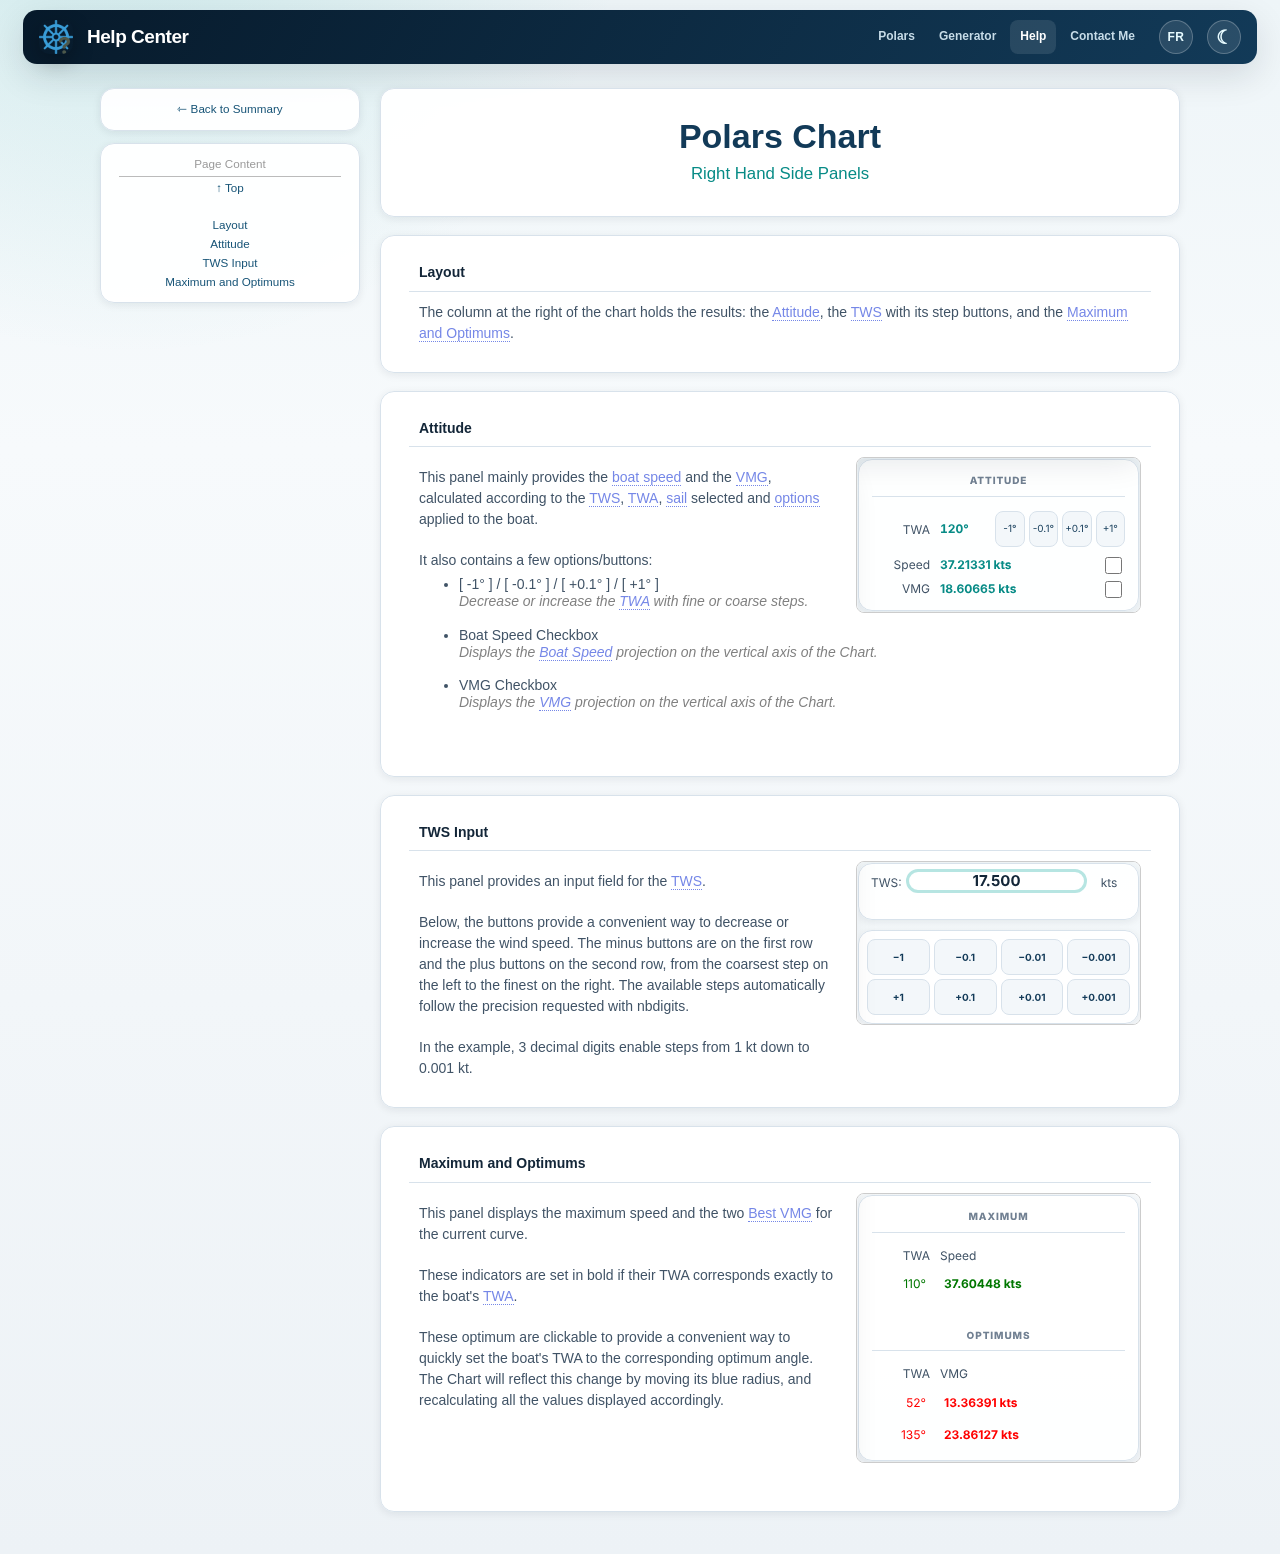
<file: help/chart_rightpanels.htm>
<!DOCTYPE html>
<html lang="en" dir="ltr" data-i18n-page="help/chart_rightpanels">
<head>
	<title>Help | Chart App | Right Panels</title>
	<meta http-equiv="content-type" content="text/html; charset=utf-8">
	<meta name="description"	lang="en" content="Toxcct's Polars Help">
	<meta name="abstract"		lang="en" content="Toxcct's Polars Chart for Virtual Regatta Offshore">
	<meta name="title"			lang="en" content="Toxcct's Polars Chart for Virtual Regatta Offshore Races">
	<meta name="author"			lang="en" content="toxcct">
	<meta name="keywords"		content="toxcct, Polars, Chart, Virtual, Regatta, Offshore, Boat, Race, Races, Zezo">
	<meta name="robots"			content="all">
	<meta name="rating"			content="General">
	<meta name="category"		content="Sport">
	<meta name="publisher"		content="Toxcct">
	<meta name="copyright"		content="Toxcct 2018">
 	<meta name="viewport"		content="width=device-width, initial-scale=1">
 	<link rel="icon"			type="image/png" href="../favicon-help.png" />
	<script type="text/javascript" src="../js/theme.js?v=1.1.0"></script>
	<script type="text/javascript" src="../js/i18n.js?v=1.0.0"></script>
	<link rel="stylesheet"		type="text/css"	 href="../css/general.css?v=5.3.11"	media="screen" />
	<link rel="stylesheet"		type="text/css"	 href="../css/help.css?v=5.3.11"	media="screen" />
	<link rel="stylesheet"		type="text/css"	 href="../css/modern.css?v=1.5.0"		media="screen" />
	<script type="text/javascript" src="../js/lib/jquery-3.7.1.min.js"				defer ></script>
	<script type="text/javascript" src="../js/help.js?v=5.3.13"						defer ></script>
</head>

<body class="help-page">
	<header id="_top">
		<div class="app-brand" data-page="help"></div>
		<script type="text/javascript" src="../js/layout.js?v=1.0.0"></script>
	</header>
	<article class="grid2cols">
		<div class="column1">
			<div class="sticky">
				<div class="sidebox grid1cols">
					<span><a href="./">&loarr; Back to Summary</a></span>
				</div>
				<div class="sidebox grid1cols" id="toc"></div>
			</div>
		</div>

		<div class="column2">
			<div class="contentframe">
				<h1>Polars Chart</h1>
				<h3>Right Hand Side Panels</h3>
			</div>

			<div class="contentframe" id="_layout">
				<h5>Layout</h5>
				<p>The column at the right of the chart holds the results: the <a href="#_attitude" class="innerlnk">Attitude</a>, the <a href="#_tws" class="innerlnk">TWS</a> with its step buttons, and the <a href="#_optimums" class="innerlnk">Maximum and Optimums</a>.</p>
			</div>

			<div class="contentframe" id="_attitude">
				<h5>Attitude</h5>
				<p><img src="img/140.png" class="themed flt_right"></p>
				<p>This panel mainly provides the <a href="definitions.htm#_boatspeed" class="innerlnk">boat speed</a> and the
					<a href="definitions.htm#_vmg" class="innerlnk">VMG</a>, calculated according to the <a href="definitions.htm#_tws" class="innerlnk">TWS</a>,
					<a href="definitions.htm#_twa" class="innerlnk">TWA</a>, <a href="chart_leftpanels.htm#_sails" class="innerlnk">sail</a> selected and
					<a href="chart_leftpanels.htm#_options" class="innerlnk">options</a> applied to the boat.</p>
				<p>It also contains a few options/buttons:</p>
				<ul><li>[ -1° ] / [ -0.1° ] / [ +0.1° ] / [ +1° ]<br/><i class="gray">Decrease or increase the <a href="definitions.htm#_twa" class="innerlnk">TWA</a> with fine or coarse steps.<br/><br/></i></li>
					<li>Boat Speed Checkbox<br/><i class="gray">Displays the <a href="definitions.htm#_boatspeed" class="innerlnk">Boat Speed</a>
						projection on the vertical axis of the Chart.<br/><br/></i></li>
					<li>VMG Checkbox<br/><i class="gray">Displays the <a href="definitions.htm#_vmg" class="innerlnk">VMG</a> projection on the
						vertical axis of the Chart.<br/><br/></i></li></ul>
			</div>

			<div class="contentframe" id="_tws">
				<h5>TWS Input</h5>
				<p><img src="img/141.png" class="themed flt_right"></p>
				<p>This panel provides an input field for the <a href="definitions.htm#_tws" class="innerlnk">TWS</a>.</p>
				<p>Below, the buttons provide a convenient way to decrease or increase the wind speed. The minus buttons are on the first row and the plus buttons on the second row, from the coarsest step on the left to the finest on the right. The available steps automatically follow the precision requested with <code>nbdigits</code>.</p>
				<p>In the example, 3 decimal digits enable steps from 1 kt down to 0.001 kt.</p>
			</div>

			<div class="contentframe" id="_optimums">
				<h5>Maximum and Optimums</h5>
				<p><img src="img/142.png" class="themed flt_right"></p>
				<p>This panel displays the maximum speed and the two <a href="definitions.htm#_vmg" class="innerlnk">Best VMG</a> for the current curve.</p>
				<p>These indicators are set in bold if their TWA corresponds exactly to the boat's <a href="definitions.htm#_twa" class="innerlnk">TWA</a>.</p>
				<p>These optimum are clickable to provide a convenient way to quickly set the boat's TWA to the corresponding optimum angle.<br/>
					The Chart will reflect this change by moving its blue radius, and recalculating all the values displayed accordingly.</p>
			</div>
		</div>
	</article>
</body>
</html>
</file>
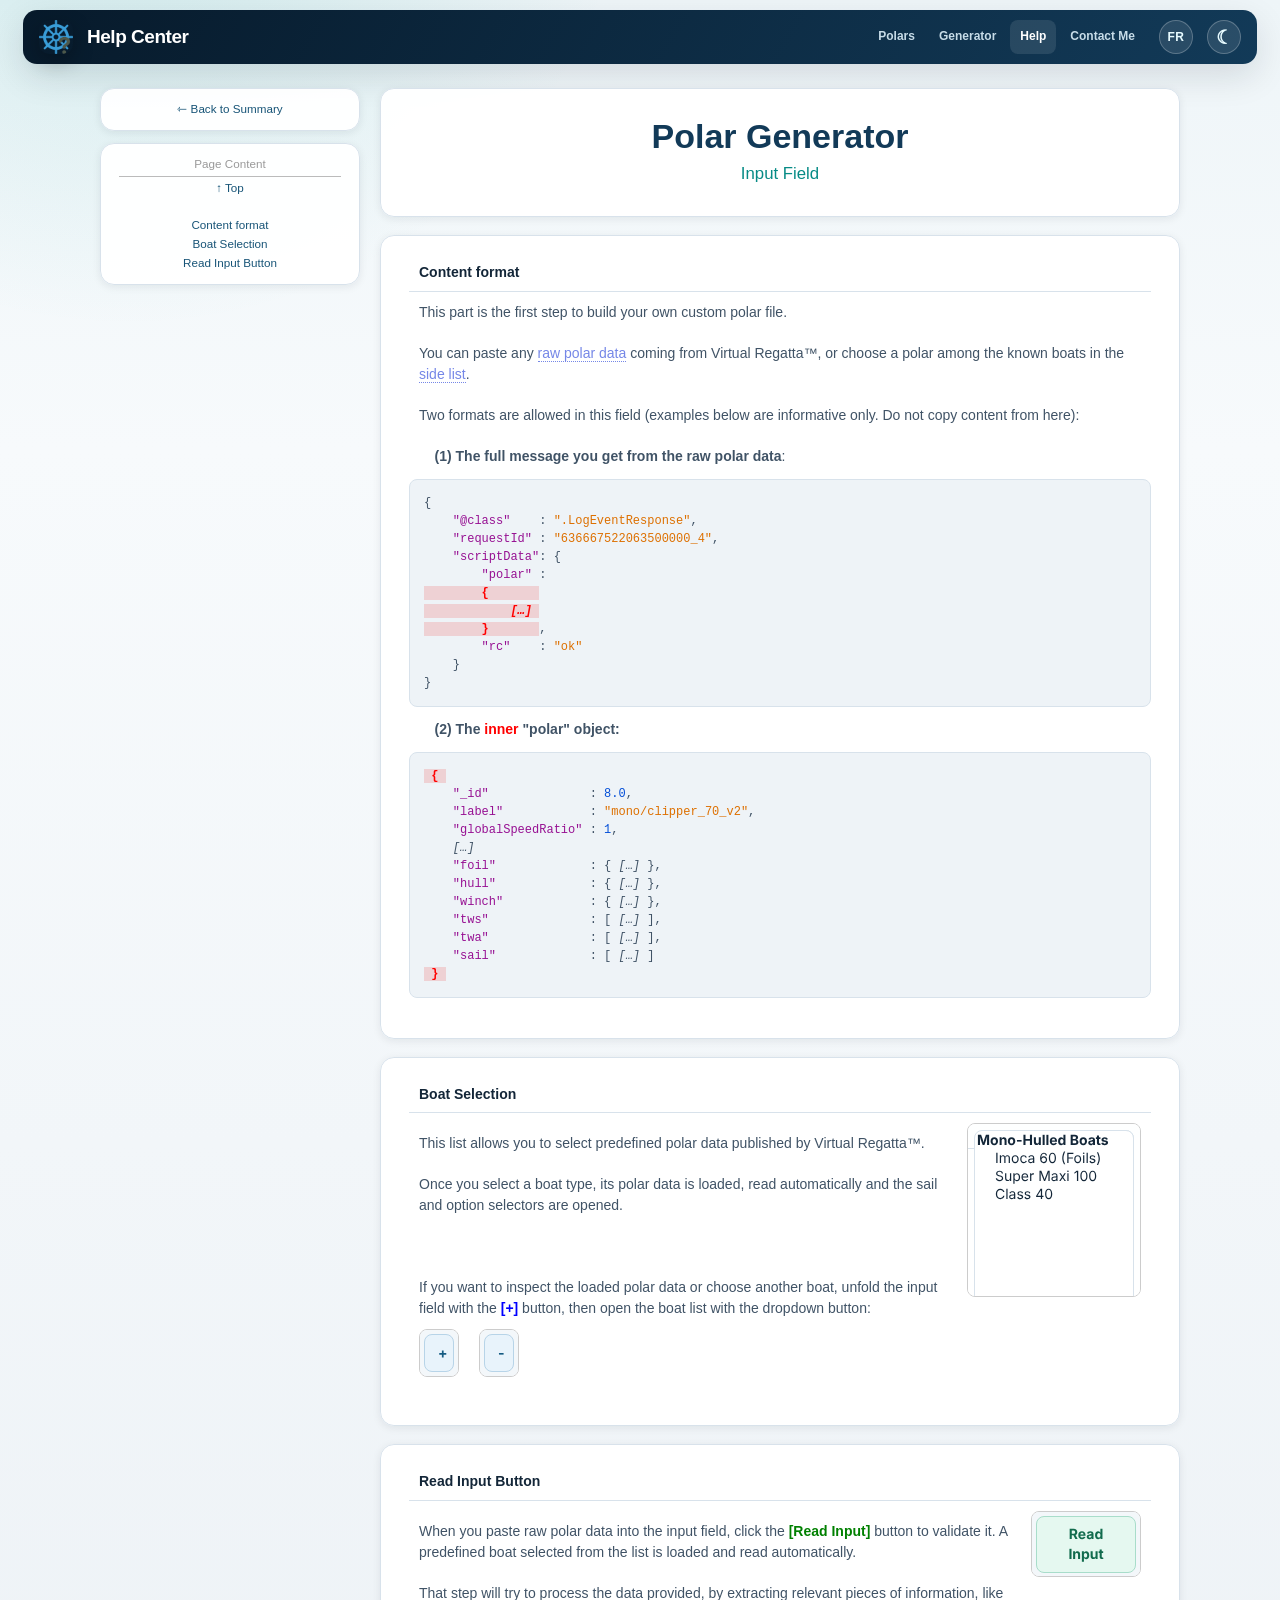
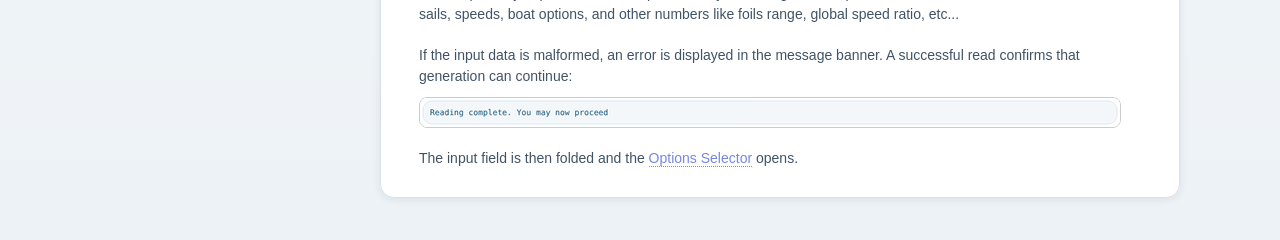
<file: help/csvgen_input.htm>
<!DOCTYPE html>
<html lang="en" dir="ltr" data-i18n-page="help/csvgen_input">
<head>
	<title>Help | Generator App | Input Field</title>
	<meta http-equiv="content-type" content="text/html; charset=utf-8">
	<meta name="description"	lang="en" content="Toxcct's Polars Help">
	<meta name="abstract"		lang="en" content="Toxcct's Polars Chart for Virtual Regatta Offshore">
	<meta name="title"			lang="en" content="Toxcct's Polars Chart for Virtual Regatta Offshore Races">
	<meta name="author"			lang="en" content="toxcct">
	<meta name="keywords"		content="toxcct, Polars, Chart, Virtual, Regatta, Offshore, Boat, Race, Races, Zezo">
	<meta name="robots"			content="all">
	<meta name="rating"			content="General">
	<meta name="category"		content="Sport">
	<meta name="publisher"		content="Toxcct">
	<meta name="copyright"		content="Toxcct 2018">
 	<meta name="viewport"		content="width=device-width, initial-scale=1">
 	<link rel="icon"			type="image/png" href="../favicon-help.png" />
	<script type="text/javascript" src="../js/theme.js?v=1.1.0"></script>
	<script type="text/javascript" src="../js/i18n.js?v=1.0.0"></script>
	<link rel="stylesheet"		type="text/css"	 href="../css/general.css?v=5.3.11"	media="screen" />
	<link rel="stylesheet"		type="text/css"	 href="../css/help.css?v=5.3.11"	media="screen" />
	<link rel="stylesheet"		type="text/css"	 href="../css/modern.css?v=1.5.0"		media="screen" />
	<script type="text/javascript" src="../js/lib/jquery-3.7.1.min.js"				defer ></script>
	<script type="text/javascript" src="../js/help.js?v=5.3.13"						defer ></script>
</head>

<body class="help-page">
	<header id="_top">
		<div class="app-brand" data-page="help"></div>
		<script type="text/javascript" src="../js/layout.js?v=1.0.0"></script>
	</header>
	<article class="grid2cols">
		<div class="column1">
			<div class="sticky">
				<div class="sidebox grid1cols">
					<span><a href="./index.htm">&loarr; Back to Summary</a></span>
				</div>
				<div class="sidebox grid1cols" id="toc"></div>
			</div>
		</div>

		<div class="column2">
			<div class="contentframe">
				<h1>Polar Generator</h1>
				<h3>Input Field</h3>
			</div>

			<div class="contentframe" id="_contentformat">
				<h5>Content format</h5>
				<p>This part is the first step to build your own custom polar file.</p>
				<p>You can paste any <a href="howto_getrawpolardata.htm" class="innerlnk">raw polar data</a> coming from Virtual&nbsp;Regatta&trade;,
					or choose a polar among the known boats in the <a href="#_boatselection" class="innerlnk">side list</a>.</p>
				<p>Two formats are allowed in this field (examples below are informative only. Do not copy content from here):</p>
				<p>&nbsp;&nbsp;&nbsp;&nbsp;<b>(1) The full message you get from the raw polar data</b>:</p>
<pre class="json">{
    <span class="key">"@class"</span>    : <span class="val str">".LogEventResponse"</span>,
    <span class="key">"requestId"</span> : <span class="val str">"636667522063500000_4"</span>,
    <span class="key">"scriptData"</span>: {
        <span class="key">"polar"</span> :
<span class="highlight" title="see details in section (2) below">        <b class="red">{&nbsp;&nbsp;&nbsp;&nbsp;&nbsp;&nbsp;&nbsp;
            <i>[&hellip;]</i>&nbsp;
        }</b>&nbsp;&nbsp;&nbsp;&nbsp;&nbsp;&nbsp;&nbsp;</span>,
        <span class="key">"rc"</span>    : <span class="val str">"ok"</span>
    }
}</pre>
				<p>&nbsp;&nbsp;&nbsp;&nbsp;<b>(2) The <span class="red">inner</span> "polar" object:</b></p>
<pre class="json"><span class="highlight" title="Detail of the 'polar' sub-object"> <b class="red">{ </span></b>
    <span class="key">"_id"</span>              : <span class="val num">8.0</span>,
    <span class="key">"label"</span>            : <span class="val str">"mono/clipper_70_v2"</span>,
    <span class="key">"globalSpeedRatio"</span> : <span class="val num">1</span>,
    <i>[&hellip;]</i>
    <span class="key">"foil"</span>             : { <i>[&hellip;]</i> },
    <span class="key">"hull"</span>             : { <i>[&hellip;]</i> },
    <span class="key">"winch"</span>            : { <i>[&hellip;]</i> },
    <span class="key">"tws"</span>              : [ <i>[&hellip;]</i> ],
    <span class="key">"twa"</span>              : [ <i>[&hellip;]</i> ],
    <span class="key">"sail"</span>             : [ <i>[&hellip;]</i> ]
<b class="red"><span class="highlight" title="Detail of the 'polar' sub-object"> } </span></b></pre>
			</div>

			<div class="contentframe" id="_boatselection">
				<h5>Boat Selection</h5>
				<p><img src="img/210.png" class="themed flt_right"></p>
				<p>This list allows you to select predefined polar data published by Virtual&nbsp;Regatta&trade;.</p>
				<p>Once you select a boat type, its polar data is loaded, read automatically and the sail and option selectors are opened.</p>
				<p>&nbsp;</p>
				<p>If you want to inspect the loaded polar data or choose another boat, unfold the input field with
					the <b class="blue">[+]</b> button, then open the boat list with the dropdown button:</p>
				<p><img src="img/211.png" class="themed flt_left"><img src="img/212.png" class="themed flt_left"></p>
				<p class="clear"></p>
			</div>

			<div class="contentframe" id="_readinput">
				<h5>Read Input Button</h5>
				<p><img src="img/213.png" class="themed flt_right"></p>
				<p>When you paste raw polar data into the input field, click the <b class="green">[Read Input]</b> button to validate it.
					A predefined boat selected from the list is loaded and read automatically.</p>
				<p>That step will try to process the data provided, by extracting relevant pieces of information, like sails, speeds, boat options,
					and other numbers like foils range, global speed ratio, etc...</p>
				<p>If the input data is malformed, an error is displayed in the message banner. A successful read confirms that generation can continue:</p>
				<p><img src="img/214.png" class="themed flt_left"></p>
				<p class="clear"></p>
				<p>The input field is then folded and the <a href="csvgen_options.htm" class="innerlnk">Options Selector</a> opens.</p>
			</div>
		</div>
	</article>
</body>
</html>
</file>
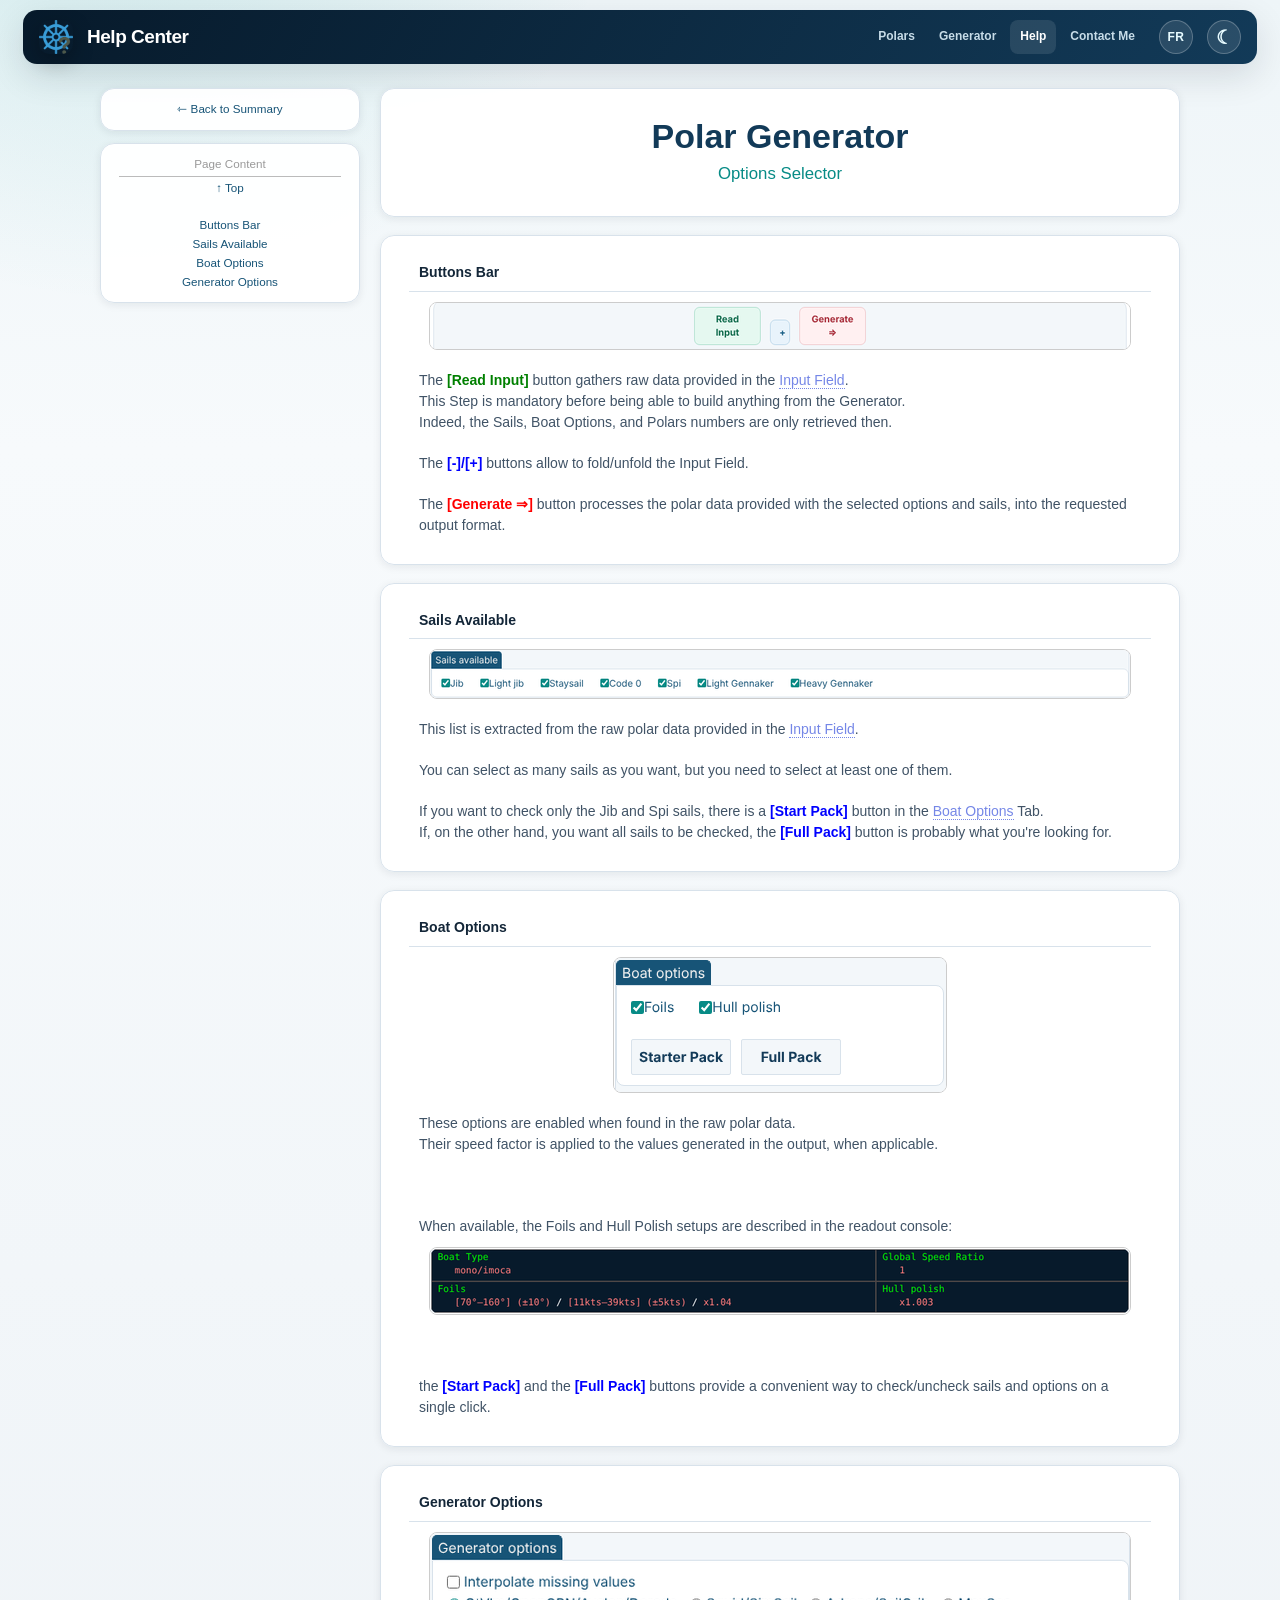
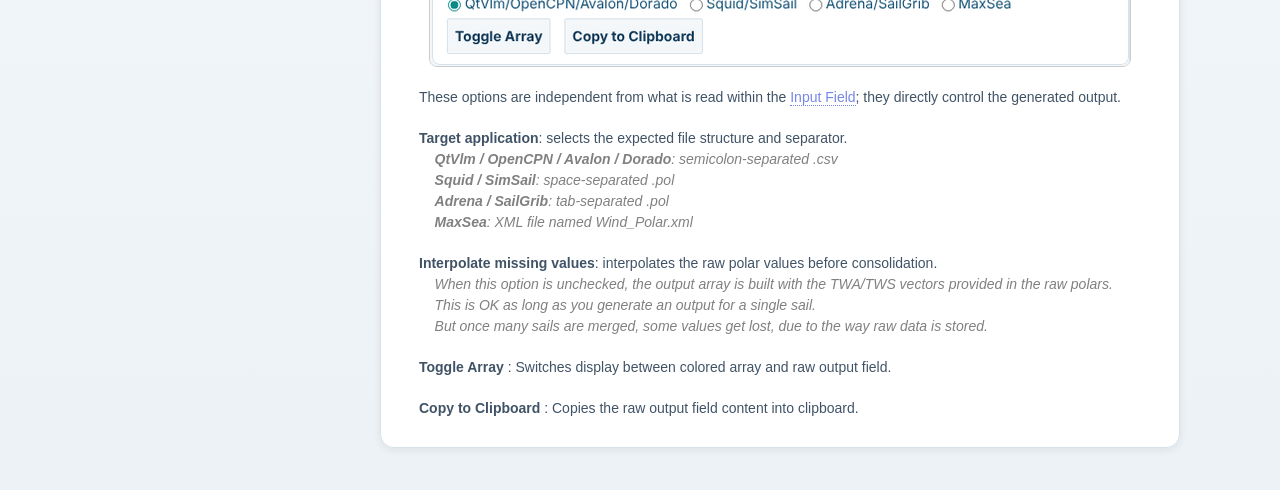
<file: help/csvgen_options.htm>
<!DOCTYPE html>
<html lang="en" dir="ltr" data-i18n-page="help/csvgen_options">
<head>
	<title>Help | Generator App | Options Selector</title>
	<meta http-equiv="content-type" content="text/html; charset=utf-8">
	<meta name="description"	lang="en" content="Toxcct's Polars Help">
	<meta name="abstract"		lang="en" content="Toxcct's Polars Chart for Virtual Regatta Offshore">
	<meta name="title"			lang="en" content="Toxcct's Polars Chart for Virtual Regatta Offshore Races">
	<meta name="author"			lang="en" content="toxcct">
	<meta name="keywords"		content="toxcct, Polars, Chart, Virtual, Regatta, Offshore, Boat, Race, Races, Zezo">
	<meta name="robots"			content="all">
	<meta name="rating"			content="General">
	<meta name="category"		content="Sport">
	<meta name="publisher"		content="Toxcct">
	<meta name="copyright"		content="Toxcct 2018">
 	<meta name="viewport"		content="width=device-width, initial-scale=1">
 	<link rel="icon"			type="image/png" href="../favicon-help.png" />
	<script type="text/javascript" src="../js/theme.js?v=1.1.0"></script>
	<script type="text/javascript" src="../js/i18n.js?v=1.0.0"></script>
	<link rel="stylesheet"		type="text/css"	 href="../css/general.css?v=5.3.11"	media="screen" />
	<link rel="stylesheet"		type="text/css"	 href="../css/help.css?v=5.3.11"	media="screen" />
	<link rel="stylesheet"		type="text/css"	 href="../css/modern.css?v=1.5.0"		media="screen" />
	<script type="text/javascript" src="../js/lib/jquery-3.7.1.min.js"				defer ></script>
	<script type="text/javascript" src="../js/help.js?v=5.3.13"						defer ></script>
</head>

<body class="help-page">
	<header id="_top">
		<div class="app-brand" data-page="help"></div>
		<script type="text/javascript" src="../js/layout.js?v=1.0.0"></script>
	</header>
	<article class="grid2cols">
		<div class="column1">
			<div class="sticky">
				<div class="sidebox grid1cols">
					<span><a href="./index.htm">&loarr; Back to Summary</a></span>
				</div>
				<div class="sidebox grid1cols" id="toc"></div>
			</div>
		</div>

		<div class="column2">
			<div class="contentframe">
				<h1>Polar Generator</h1>
				<h3>Options Selector</h3>
			</div>

			<div class="contentframe" id="_buttonsbar">
				<h5>Buttons Bar</h5>
				<p><img class="themed" src="img/220.png"></p>
				<p>The <b class="green">[Read Input]</b> button gathers raw data provided in the <a href="csvgen_input.htm" class="innerlnk">Input Field</a>.<br/>
					This Step is mandatory before being able to build anything from the Generator.<br/>
					Indeed, the Sails, Boat Options, and Polars numbers are only retrieved then.</p>
				<p>The <b class="blue">[-]/[+]</b> buttons allow to fold/unfold the Input Field.</p>
				<p>The <b class="red">[Generate &rArr;]</b> button processes the polar data provided with the selected options and sails, into the requested output format.</p>
			</div>

			<div class="contentframe" id="_sails">
				<h5>Sails Available</h5>
				<p><img class="themed" src="img/221.png"></p>
				<p>This list is extracted from the raw polar data provided in the <a href="csvgen_input.htm" class="innerlnk">Input Field</a>.</p>
				<p>You can select as many sails as you want, but you need to select at least one of them.</p>
				<p>If you want to check only the Jib and Spi sails, there is a <b class="blue">[Start Pack]</b> button in the <a href="#_boat_options" class="innerlnk">Boat Options</a> Tab.<br/>
					If, on the other hand, you want all sails to be checked, the <b class="blue">[Full Pack]</b> button is probably what you're looking for.</p>
			</div>

			<div class="contentframe" id="_boat_options">
				<h5>Boat Options</h5>
				<p><img class="themed" src="img/222.png"></p>
				<p>These options are enabled when found in the raw polar data.<br/>
					Their speed factor is applied to the values generated in the output, when applicable.</p>
				<p>&nbsp;</p>
				<p class="clear">When available, the Foils and Hull Polish setups are described in the readout console:</p>
				<p><img class="themed" src="img/223.png"></p>
				<p>&nbsp;</p>
				<p>the <b class="blue">[Start Pack]</b> and the <b class="blue">[Full Pack]</b> buttons provide a convenient way to check/uncheck sails
					and options on a single click.</p>
			</div>

			<div class="contentframe" id="_generator_options">
				<h5>Generator Options</h5>
				<p><img class="themed" src="img/225.png"></p>
				<p>These options are independent from what is read within the <a href="csvgen_input.htm" class="innerlnk">Input Field</a>;
					they directly control the generated output.</p>
				<p><b>Target application</b>: selects the expected file structure and separator.<br/>
					<span class="gray"><i>
						&nbsp;&nbsp;&nbsp;&nbsp;<b>QtVlm / OpenCPN / Avalon / Dorado</b>: semicolon-separated <code>.csv</code><br/>
						&nbsp;&nbsp;&nbsp;&nbsp;<b>Squid / SimSail</b>: space-separated <code>.pol</code><br/>
						&nbsp;&nbsp;&nbsp;&nbsp;<b>Adrena / SailGrib</b>: tab-separated <code>.pol</code><br/>
						&nbsp;&nbsp;&nbsp;&nbsp;<b>MaxSea</b>: XML file named <code>Wind_Polar.xml</code></i></span></p>
				<p><b>Interpolate missing values</b>: interpolates the raw polar values before consolidation.<br/>
					<span class="gray"><i>
						&nbsp;&nbsp;&nbsp;&nbsp;When this option is unchecked, the output array is built with the TWA/TWS vectors provided
							in the raw polars.<br/>
						&nbsp;&nbsp;&nbsp;&nbsp;This is OK as long as you generate an output for a single sail.<br/>
						&nbsp;&nbsp;&nbsp;&nbsp;But once many sails are merged, some values get lost, due to the way raw
							data is stored.</i></span></p>
				<p><b>Toggle Array</b> : Switches display between colored array and raw output field.</p>
				<p><b>Copy to Clipboard</b> : Copies the raw output field content into clipboard.</p>
			</div>
		</div>
	</article>
</body>
</html>
</file>
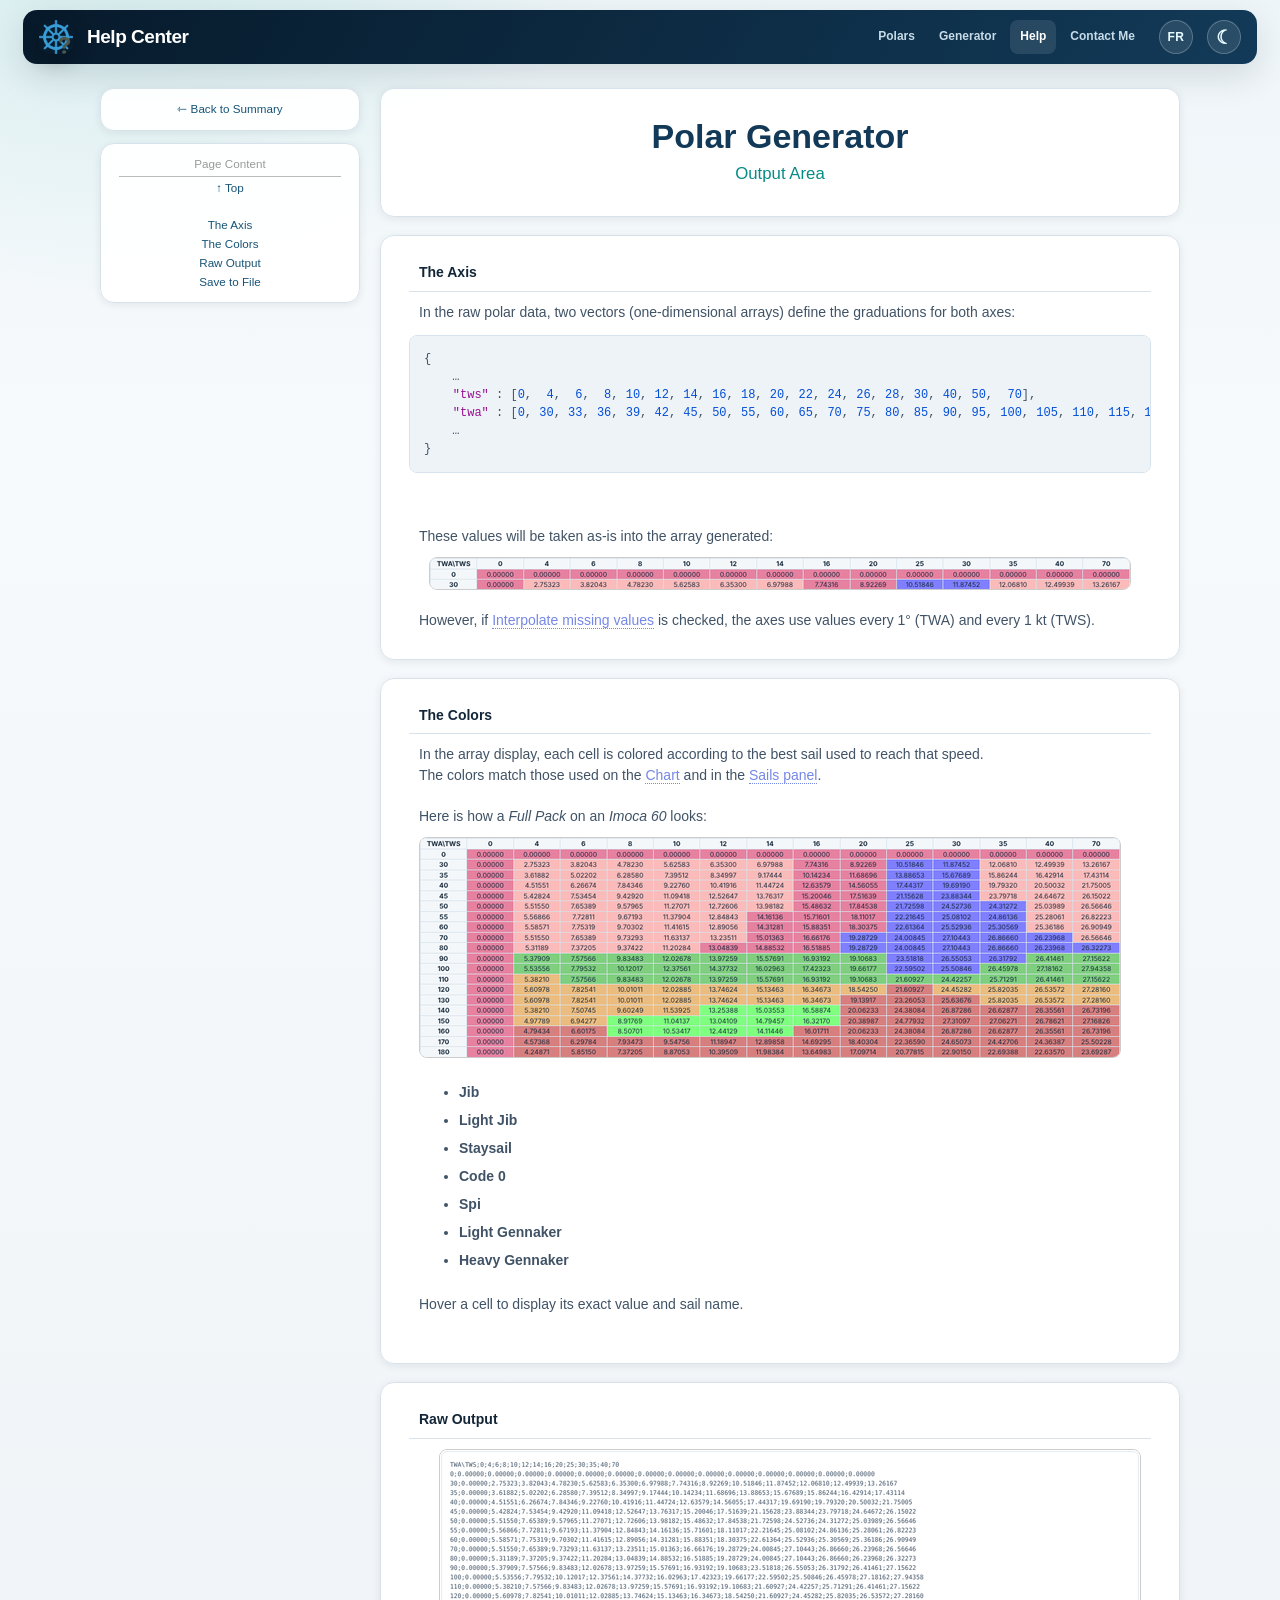
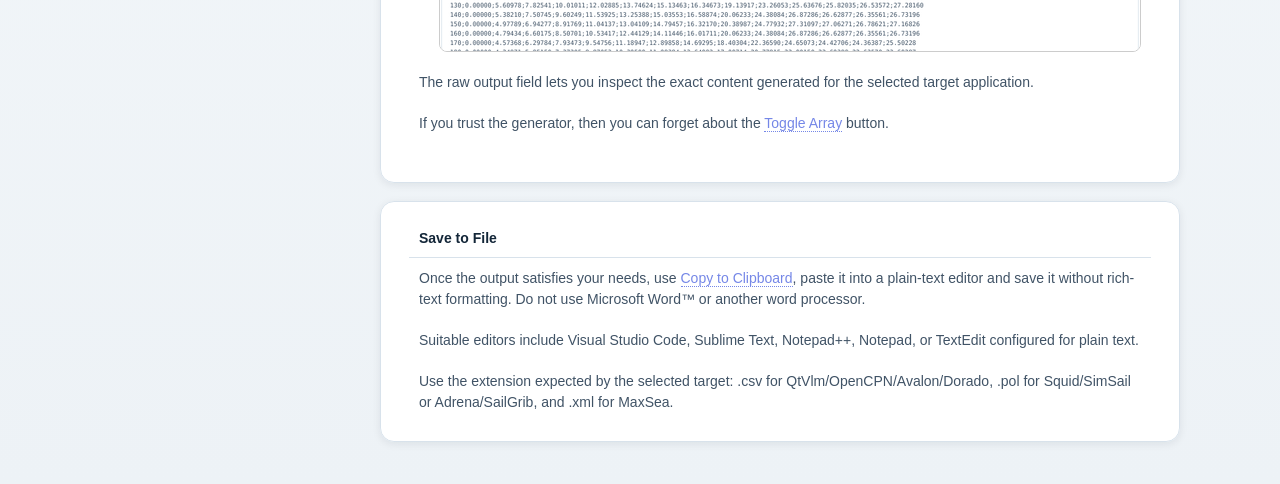
<file: help/csvgen_output.htm>
<!DOCTYPE html>
<html lang="en" dir="ltr" data-i18n-page="help/csvgen_output">
<head>
	<title>Help | Generator App | Output Area</title>
	<meta http-equiv="content-type" content="text/html; charset=utf-8">
	<meta name="description"	lang="en" content="Toxcct's Polars Help">
	<meta name="abstract"		lang="en" content="Toxcct's Polars Chart for Virtual Regatta Offshore">
	<meta name="title"			lang="en" content="Toxcct's Polars Chart for Virtual Regatta Offshore Races">
	<meta name="author"			lang="en" content="toxcct">
	<meta name="keywords"		content="toxcct, Polars, Chart, Virtual, Regatta, Offshore, Boat, Race, Races, Zezo">
	<meta name="robots"			content="all">
	<meta name="rating"			content="General">
	<meta name="category"		content="Sport">
	<meta name="publisher"		content="Toxcct">
	<meta name="copyright"		content="Toxcct 2018">
 	<meta name="viewport"		content="width=device-width, initial-scale=1">
 	<link rel="icon"			type="image/png" href="../favicon-help.png" />
	<script type="text/javascript" src="../js/theme.js?v=1.1.0"></script>
	<script type="text/javascript" src="../js/i18n.js?v=1.0.0"></script>
	<link rel="stylesheet"		type="text/css"	 href="../css/general.css?v=5.3.11"	media="screen" />
	<link rel="stylesheet"		type="text/css"	 href="../css/help.css?v=5.3.11"	media="screen" />
	<link rel="stylesheet"		type="text/css"	 href="../css/modern.css?v=1.5.0"		media="screen" />
	<script type="text/javascript" src="../js/lib/jquery-3.7.1.min.js"				defer ></script>
	<script type="text/javascript" src="../js/help.js?v=5.3.13"						defer ></script>
</head>

<body class="help-page">
	<header id="_top">
		<div class="app-brand" data-page="help"></div>
		<script type="text/javascript" src="../js/layout.js?v=1.0.0"></script>
	</header>
	<article class="grid2cols">
		<div class="column1">
			<div class="sticky">
				<div class="sidebox grid1cols">
					<span><a href="./index.htm">&loarr; Back to Summary</a></span>
				</div>
				<div class="sidebox grid1cols" id="toc"></div>
			</div>
		</div>

		<div class="column2">
			<div class="contentframe">
				<h1>Polar Generator</h1>
				<h3>Output Area</h3>
			</div>

			<div class="contentframe" id="_axis">
				<h5>The Axis</h5>
				<p>In the raw polar data, two vectors (one-dimensional arrays) define the graduations for both axes:</p>
<pre class="json">{
    <i>&hellip;</i>
    <span class="key">"tws"</span> : [<span class="val num">0</span>,  <span class="val num">4</span>,  <span class="val num">6</span>,  <span class="val num">8</span>, <span class="val num">10</span>, <span class="val num">12</span>, <span class="val num">14</span>, <span class="val num">16</span>, <span class="val num">18</span>, <span class="val num">20</span>, <span class="val num">22</span>, <span class="val num">24</span>, <span class="val num">26</span>, <span class="val num">28</span>, <span class="val num">30</span>, <span class="val num">40</span>, <span class="val num">50</span>,  <span class="val num">70</span>],
    <span class="key">"twa"</span> : [<span class="val num">0</span>, <span class="val num">30</span>, <span class="val num">33</span>, <span class="val num">36</span>, <span class="val num">39</span>, <span class="val num">42</span>, <span class="val num">45</span>, <span class="val num">50</span>, <span class="val num">55</span>, <span class="val num">60</span>, <span class="val num">65</span>, <span class="val num">70</span>, <span class="val num">75</span>, <span class="val num">80</span>, <span class="val num">85</span>, <span class="val num">90</span>, <span class="val num">95</span>, <span class="val num">100</span>, <span class="val num">105</span>, <span class="val num">110</span>, <span class="val num">115</span>, <span class="val num">120</span>, <span class="val num">125</span>, <span class="val num">130</span>, <span class="val num">135</span>, <span class="val num">140</span>, <span class="val num">145</span>, <span class="val num">150</span>, <span class="val num">155</span>, <span class="val num">160</span>, <span class="val num">180</span>],
    <i>&hellip;</i>
}</pre>
				<p>&nbsp;</p>
				<p>These values will be taken as-is into the array generated:</p>
				<p><img class="themed" src="img/230.png"></p>
				<p>However, if <a href="csvgen_options.htm#_generator_options" class="innerlnk">Interpolate missing values</a> is checked,
					the axes use values every 1° (TWA) and every 1 kt (TWS).</p>
			</div>

			<div class="contentframe" id="_colors">
				<h5>The Colors</h5>
				<p>In the array display, each cell is colored according to the best sail used to reach that speed.<br/>
					The colors match those used on the <a href="chart_chart.htm#_curve" class="innerlnk">Chart</a> and in the
					<a href="chart_leftpanels.htm#_sails" class="innerlnk">Sails panel</a>.</p>
				<p>Here is how a <i>Full Pack</i> on an <i>Imoca 60</i> looks:</p>
				<p><img src="img/231.png" class="themed flt_left"></p>
				<br/>
				<ul class="sails"><li class="Jib">Jib</li>
					<li class="LightJib">Light Jib</li>
					<li class="Staysail">Staysail</li>
					<li class="Code0">Code 0</li>
					<li class="Spi">Spi</li>
					<li class="LightGnk">Light Gennaker</li>
					<li class="HeavyGnk">Heavy Gennaker</li></ul>
				<p class="clear">Hover a cell to display its exact value and sail name.</p>
				<p class="clear"></p>
			</div>

			<div class="contentframe" id="_rawoutput">
				<h5>Raw Output</h5>
				<p><img src="img/233.png" class="themed flt_right"></p>
				<p>The raw output field lets you inspect the exact content generated for the selected target application.</p>
				<p>If you trust the generator, then you can forget about the
					<a href="csvgen_options.htm#_generator_options" class="innerlnk">Toggle Array</a> button.</p>
				<p class="clear"></p>
			</div>

			<div class="contentframe" id="_savetofile">
				<h5>Save to File</h5>
				<p>Once the output satisfies your needs, use <a href="csvgen_options.htm#_generator_options" class="innerlnk">Copy to Clipboard</a>,
					paste it into a plain-text editor and save it without rich-text formatting. Do not use Microsoft&nbsp;Word&trade; or another word processor.</p>
				<p>Suitable editors include Visual Studio Code, Sublime Text, Notepad++, Notepad, or TextEdit configured for plain text.</p>
				<p>Use the extension expected by the selected target: <code>.csv</code> for QtVlm/OpenCPN/Avalon/Dorado,
					<code>.pol</code> for Squid/SimSail or Adrena/SailGrib, and <code>.xml</code> for MaxSea.</p>
			</div>
		</div>
	</article>
</body>
</html>
</file>
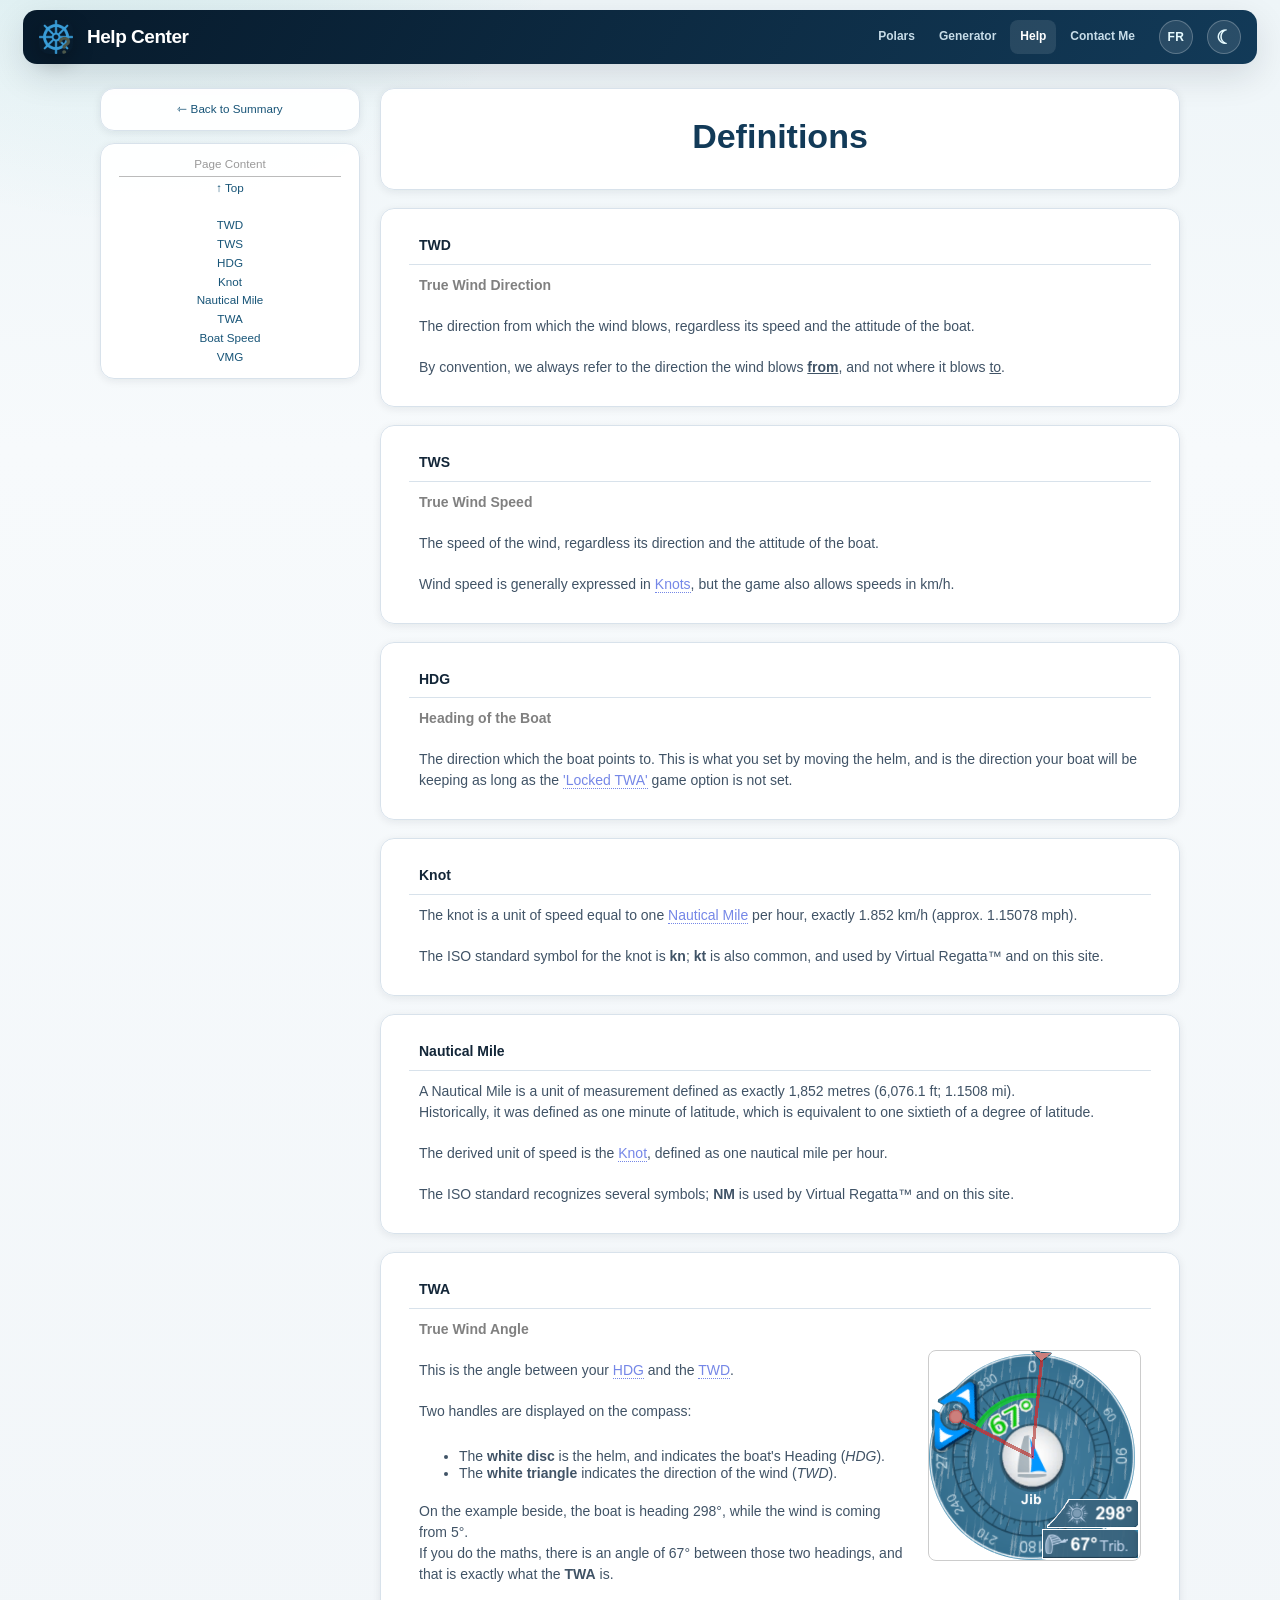
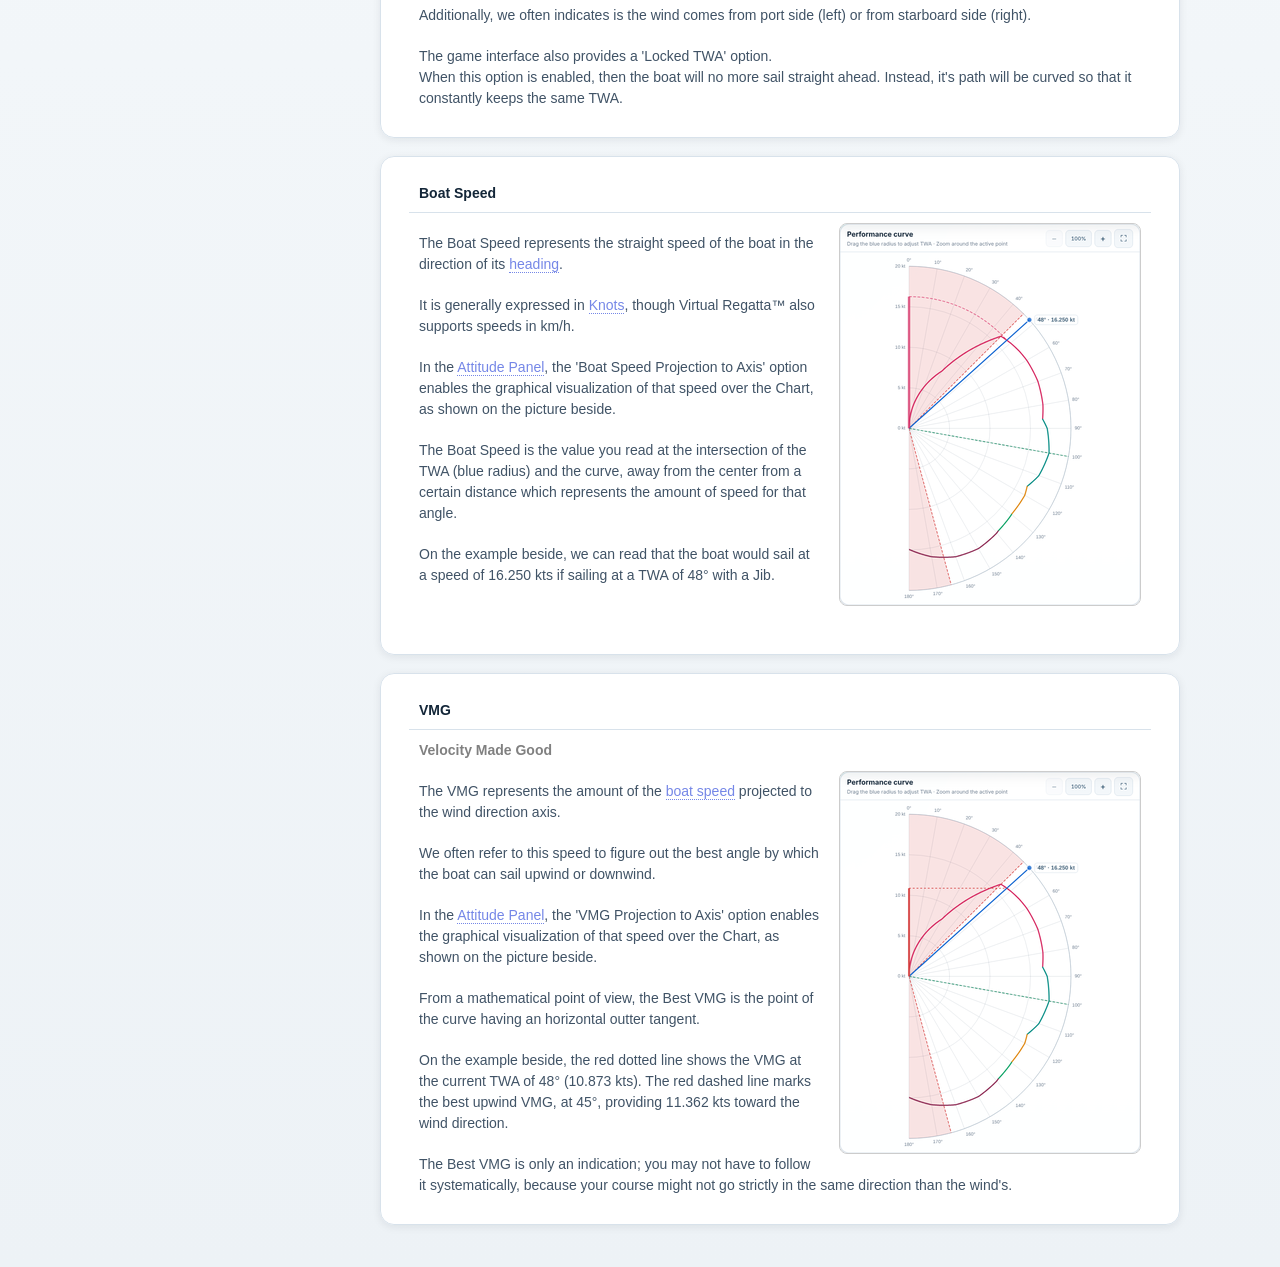
<file: help/definitions.htm>
<!DOCTYPE html>
<html lang="en" dir="ltr" data-i18n-page="help/definitions">
<head>
	<title>Help | Definitions</title>
	<meta http-equiv="content-type" content="text/html; charset=utf-8">
	<meta name="description"	lang="en" content="Toxcct's Polars How To">
	<meta name="abstract"		lang="en" content="Toxcct's Polars Chart for Virtual Regatta Offshore">
	<meta name="title"			lang="en" content="Toxcct's Polars Chart for Virtual Regatta Offshore Races">
	<meta name="author"			lang="en" content="toxcct">
	<meta name="keywords"		content="toxcct, Polars, Chart, Virtual, Regatta, Offshore, Boat, Race, Races, Zezo">
	<meta name="robots"			content="all">
	<meta name="rating"			content="General">
	<meta name="category"		content="Sport">
	<meta name="publisher"		content="Toxcct">
	<meta name="copyright"		content="Toxcct 2018">
 	<meta name="viewport"		content="width=device-width, initial-scale=1">
 	<link rel="icon"			type="image/png" href="../favicon-help.png" />
	<script type="text/javascript" src="../js/theme.js?v=1.1.0"></script>
	<script type="text/javascript" src="../js/i18n.js?v=1.0.0"></script>
	<link rel="stylesheet"		type="text/css"	 href="../css/general.css?v=5.3.11"	media="screen" />
	<link rel="stylesheet"		type="text/css"	 href="../css/help.css?v=5.3.11"	media="screen" />
	<link rel="stylesheet"		type="text/css"	 href="../css/modern.css?v=1.5.0"		media="screen" />
	<script type="text/javascript" src="../js/lib/jquery-3.7.1.min.js"				defer ></script>
	<script type="text/javascript" src="../js/help.js?v=5.3.13"						defer ></script>
</head>

<body class="help-page">
	<header id="_top">
        <div class="app-brand" data-page="help"></div>
		<script type="text/javascript" src="../js/layout.js?v=1.0.0"></script>
    </header>
	<article class="grid2cols">
		<div class="column1">
			<div class="sticky">
				<div class="sidebox grid1cols">
					<span><a href="./">&loarr; Back to Summary</a></span>
				</div>
				<div class="sidebox grid1cols" id="toc"></div>
			</div>
		</div>

		<div class="column2">
			<div class="contentframe">
				<h1>Definitions</h1>
			</div>

			<div class="contentframe" id="_twd">
				<h5>TWD</h5>
				<p><b class="gray">True Wind Direction</b></p>
				<p>The direction from which the wind blows, regardless its speed and the attitude of the boat.</p>
				<p>By convention, we always refer to the direction the wind blows <u><b>from</b></u>, and not where it blows <u>to</u>.</p>
			</div>

			<div class="contentframe" id="_tws">
				<h5>TWS</h5>
				<p><b class="gray">True Wind Speed</b></p>
				<p>The speed of the wind, regardless its direction and the attitude of the boat.</p>
				<p>Wind speed is generally expressed in <a href="#_knot" class="innerlnk">Knots</a>, but the game also allows speeds in km/h.</p>
			</div>

			<div class="contentframe" id="_hdg">
				<h5>HDG</h5>
				<p><b class="gray">Heading of the Boat</b></p>
				<p>The direction which the boat points to. This is what you set by moving the helm, and is the direction your boat will be keeping
					as long as the <a href="#_twa" class="innerlnk">'Locked TWA'</a> game option is not set.</p>
			</div>

			<div class="contentframe" id="_knot">
				<h5>Knot</h5>
				<p>The knot is a unit of speed equal to one <a href="#_mile" class="innerlnk">Nautical Mile</a> per hour, exactly 1.852 km/h (approx. 1.15078 mph).</p>
				<p>The ISO standard symbol for the knot is <b>kn</b>; <b>kt</b> is also common, and used by Virtual Regatta&trade; and on this site.</p>
			</div>

			<div class="contentframe" id="_mile">
				<h5>Nautical Mile</h5>
				<p>A Nautical Mile is a unit of measurement defined as exactly 1,852 metres (6,076.1 ft; 1.1508 mi).<br/>
					Historically, it was defined as one minute of latitude, which is equivalent to one sixtieth of a degree of latitude.</p>
				<p>The derived unit of speed is the <a href="#_knot" class="innerlnk">Knot</a>, defined as one nautical mile per hour. </p>
				<p>The ISO standard recognizes several symbols; <b>NM</b> is used by Virtual Regatta&trade; and on this site.</p>
			</div>

			<div class="contentframe" id="_twa">
				<h5>TWA</h5>
				<p><b class="gray">True Wind Angle</b></p>
				<p><img src="img/010.png" class="flt_right"></p>
				<p>This is the angle between your <a href="#_hdg" class="innerlnk">HDG</a> and the <a href="#_twd" class="innerlnk">TWD</a>.</p>
				<p>Two handles are displayed on the compass:<br/><br/></p>
				<ul><li>The <b>white disc</b> is the helm, and indicates the boat's Heading (<i>HDG</i>).</li>
					<li>The <b>white triangle</b> indicates the direction of the wind (<i>TWD</i>).</li></ul>
				<p>On the example beside, the boat is heading 298°, while the wind is coming from 5°.<br/>
					If you do the maths, there is an angle of 67° between those two headings, and that is exactly what the <b>TWA</b> is.</p>
				<p>Additionally, we often indicates is the wind comes from port side (left) or from starboard side (right).</p>
				<p>The game interface also provides a 'Locked TWA' option.<br/>
					When this option is enabled, then the boat will no more sail straight ahead. Instead, it's path will be curved so that it
					constantly keeps the same TWA.</p>
			</div>

			<div class="contentframe" id="_boatspeed">
				<h5>Boat Speed</h5>
				<p><img src="img/011.png" class="themed flt_right"></p>
				<p>The Boat Speed represents the straight speed of the boat in the direction of its <a href="#_hdg" class="innerlnk">heading</a>.</p>
				<p>It is generally expressed in <a href="#_knot" class="innerlnk">Knots</a>, though Virtual Regatta&trade; also supports speeds in km/h.</p>
				<p>In the <a href="chart_rightpanels.htm#_attitude" class="innerlnk">Attitude Panel</a>, the 'Boat Speed Projection to Axis' option enables
					the graphical visualization of that speed over the Chart, as shown on the picture beside.</p>
				<p>The Boat Speed is the value you read at the intersection of the TWA (blue radius) and the curve, away from the center from a certain
					distance which represents the amount of speed for that angle.</p>
				<p>On the example beside, we can read that the boat would sail at a speed of 16.250 kts if sailing at a TWA of 48° with a Jib.</p>
				<p></p>
			</div>

			<div class="contentframe" id="_vmg">
				<h5>VMG</h5>
				<p><b class="gray">Velocity Made Good</b></p>
				<p><img src="img/012.png" class="themed flt_right"></p>
				<p>The VMG represents the amount of the <a href="#_boatspeed" class="innerlnk">boat speed</a> projected to the wind direction axis.</p>
				<p>We often refer to this speed to figure out the best angle by which the boat can sail upwind or downwind.</p>
				<p>In the <a href="chart_rightpanels.htm#_attitude" class="innerlnk">Attitude Panel</a>, the 'VMG Projection to Axis' option enables
					the graphical visualization of that speed over the Chart, as shown on the picture beside.</p>
				<p>From a mathematical point of view, the Best VMG is the point of the curve having an horizontal outter tangent.</p>
				<p>On the example beside, the red dotted line shows the VMG at the current TWA of 48° (10.873 kts). The red dashed line marks the best upwind VMG, at 45°, providing 11.362 kts toward the wind direction.</p>
				<p>The Best VMG is only an indication; you may not have to follow it systematically, because your course might not go strictly in
					the same direction than the wind's.</p>
			</div>
		</div>
	</article>
</body>
</html>
</file>
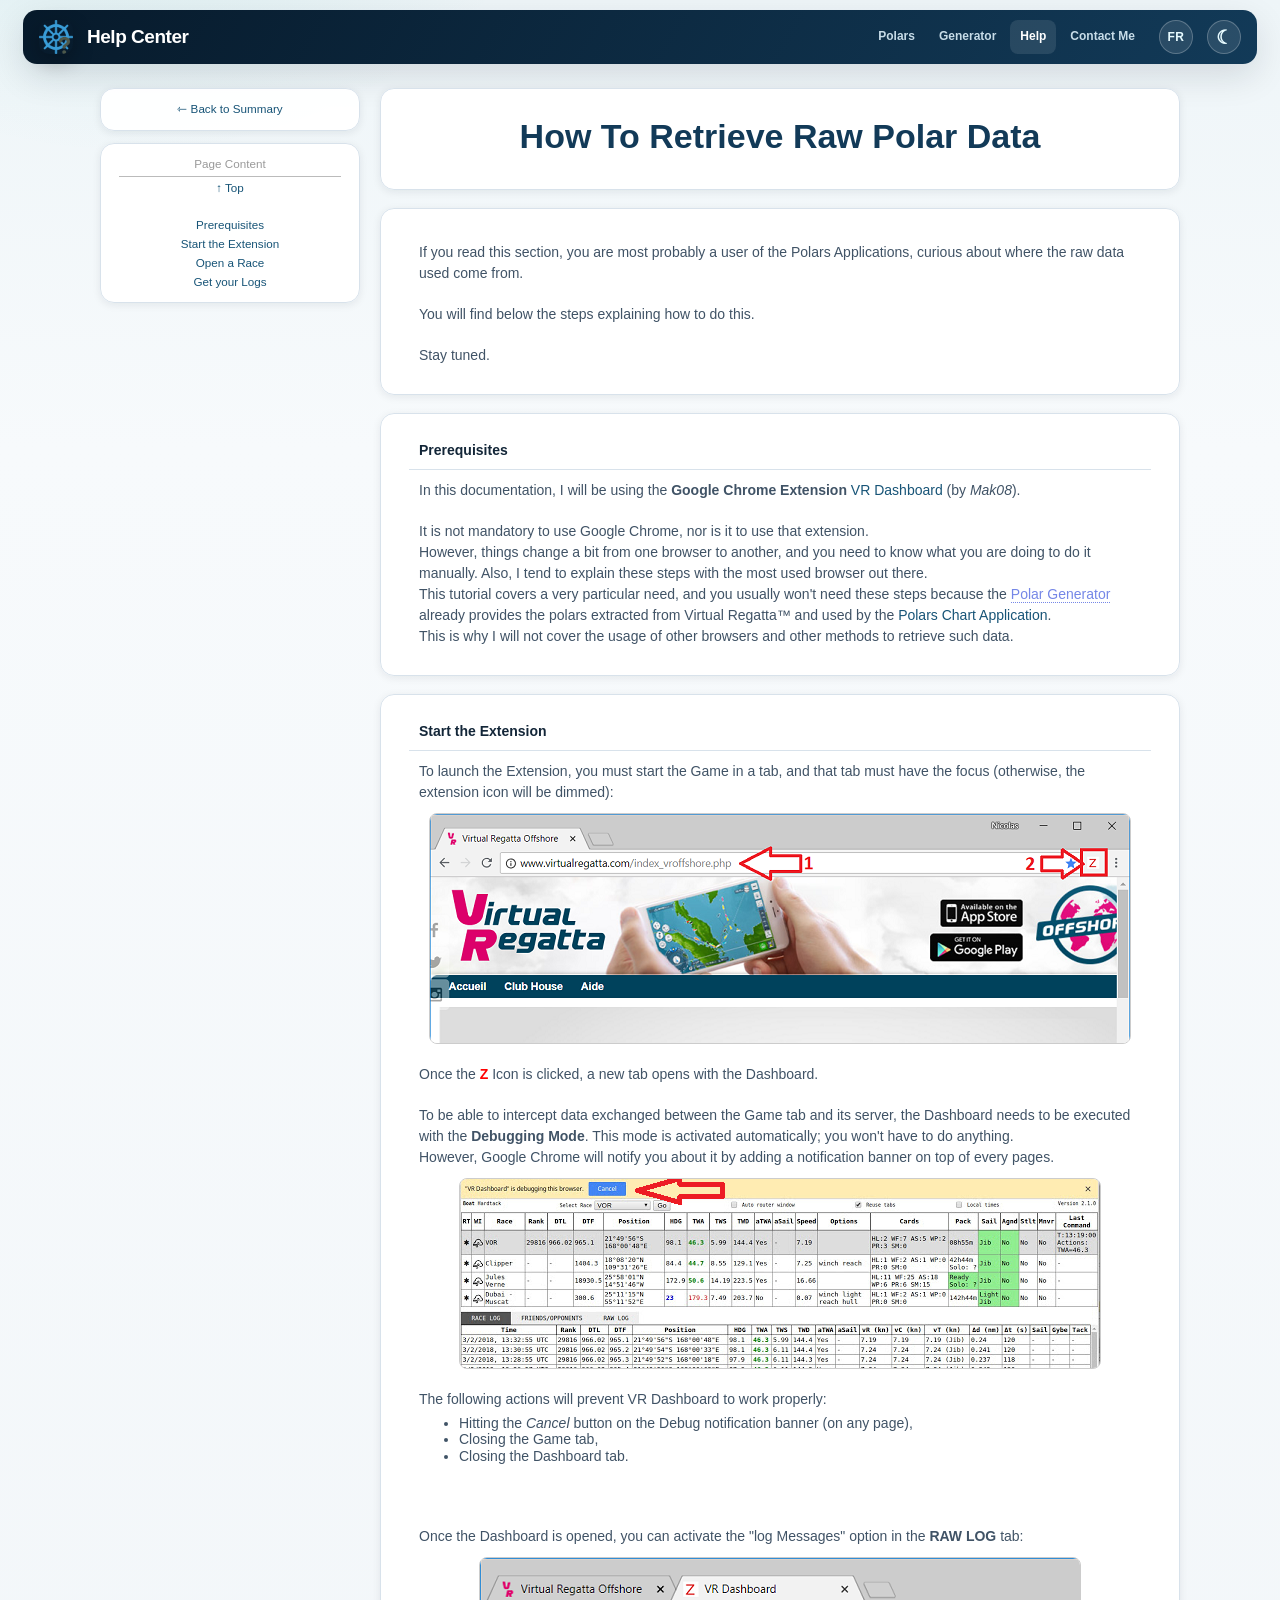
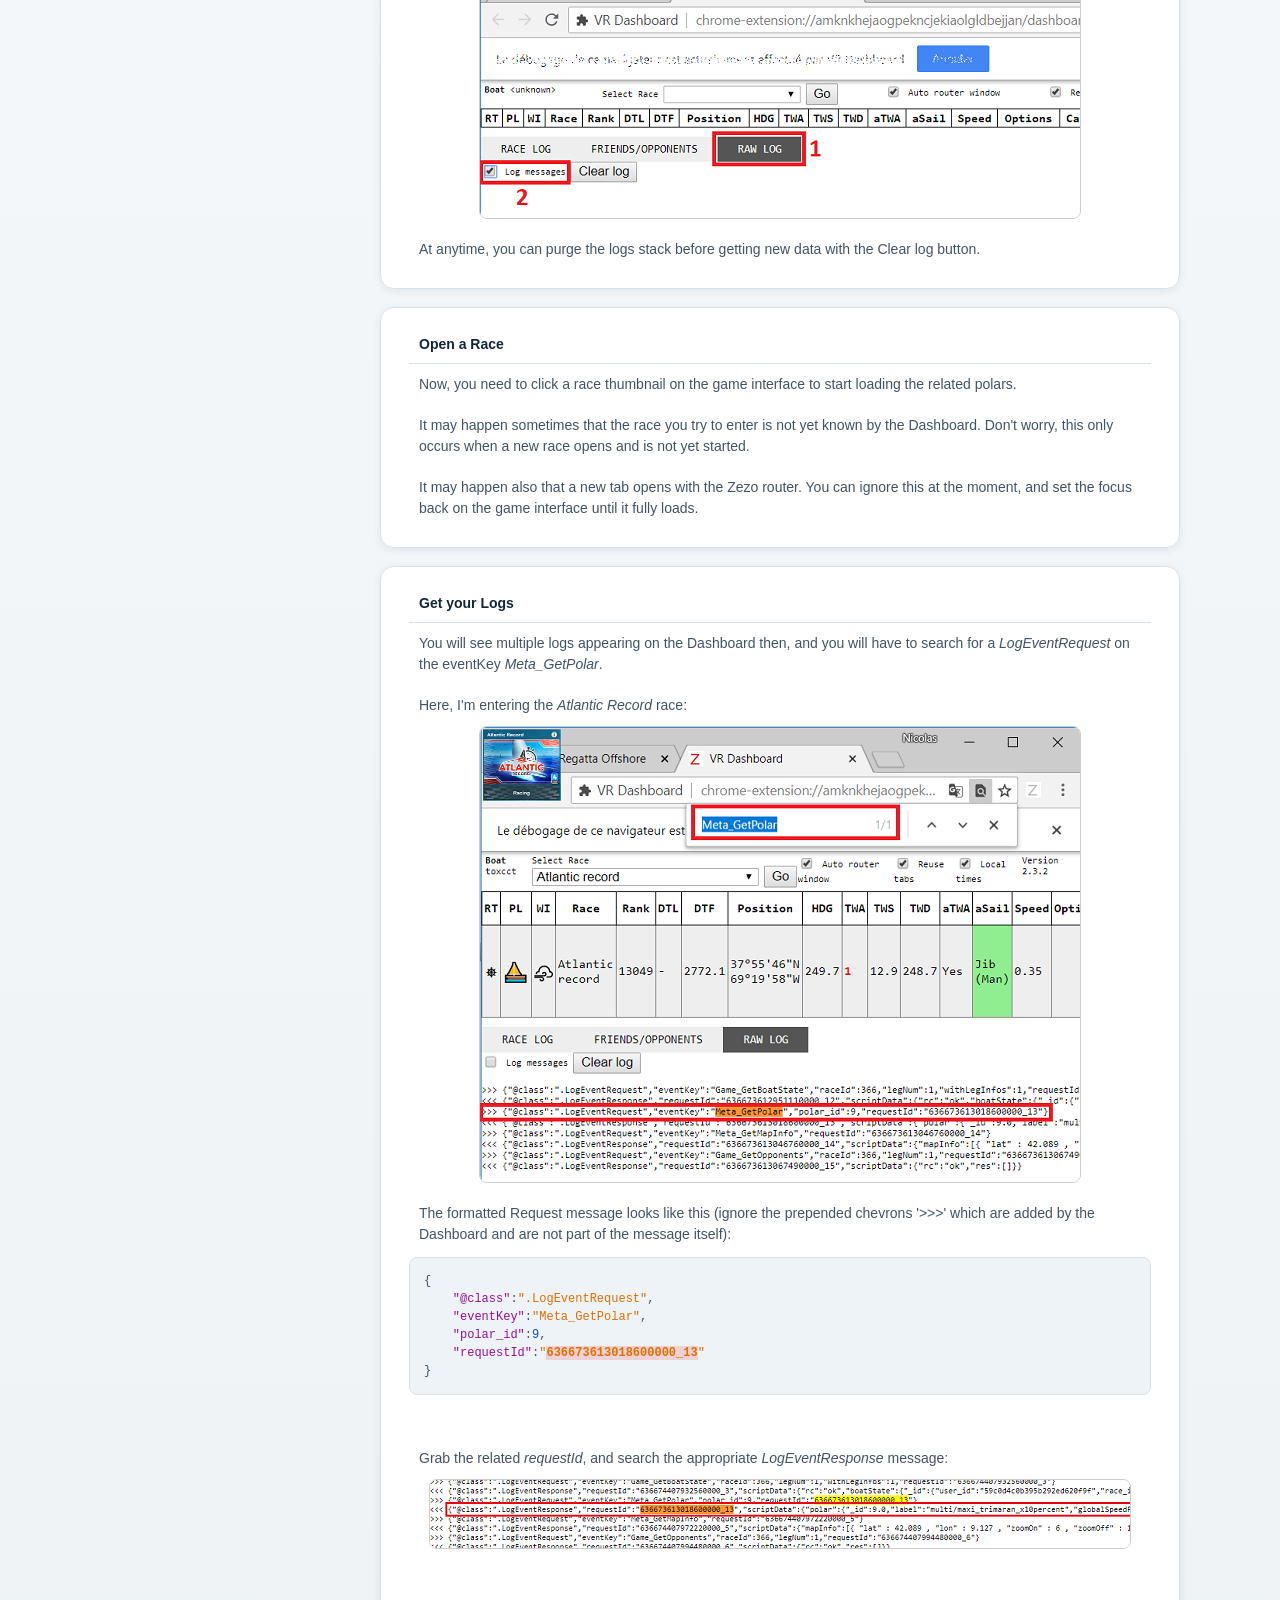
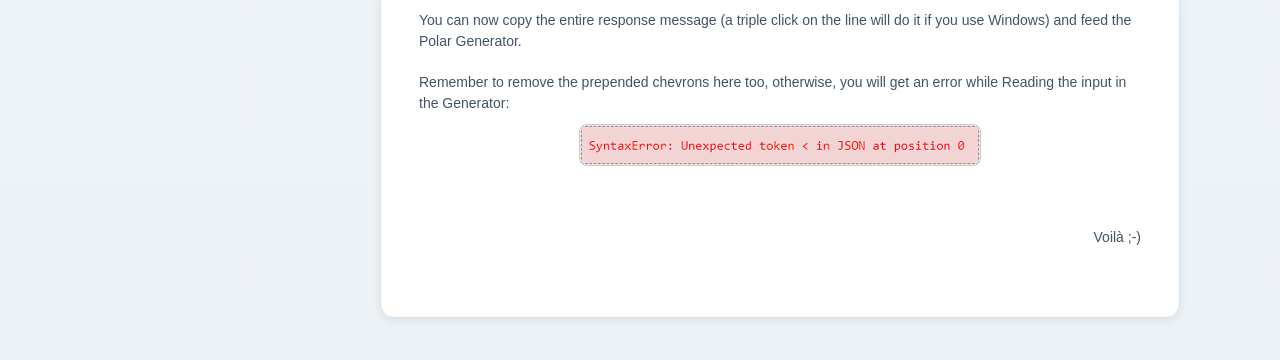
<file: help/howto_getrawpolardata.htm>
<!DOCTYPE html>
<html lang="en" dir="ltr" data-i18n-page="help/howto_getrawpolardata">
<head>
	<title>Help | How to retrieve raw polar data</title>
	<meta http-equiv="content-type" content="text/html; charset=utf-8">
	<meta name="description"	lang="en" content="Toxcct's Polars How To">
	<meta name="abstract"		lang="en" content="Toxcct's Polars Chart for Virtual Regatta Offshore">
	<meta name="title"			lang="en" content="Toxcct's Polars Chart for Virtual Regatta Offshore Races">
	<meta name="author"			lang="en" content="toxcct">
	<meta name="keywords"		content="toxcct, Polars, Chart, Virtual, Regatta, Offshore, Boat, Race, Races, Zezo">
	<meta name="robots"			content="all">
	<meta name="rating"			content="General">
	<meta name="category"		content="Sport">
	<meta name="publisher"		content="Toxcct">
	<meta name="copyright"		content="Toxcct 2018">
 	<meta name="viewport"		content="width=device-width, initial-scale=1">
 	<link rel="icon"			type="image/png" href="../favicon-help.png" />
	<script type="text/javascript" src="../js/theme.js?v=1.1.0"></script>
	<script type="text/javascript" src="../js/i18n.js?v=1.0.0"></script>
	<link rel="stylesheet"		type="text/css"	 href="../css/general.css?v=5.3.11"	media="screen" />
	<link rel="stylesheet"		type="text/css"	 href="../css/help.css?v=5.3.11"	media="screen" />
	<link rel="stylesheet"		type="text/css"	 href="../css/modern.css?v=1.5.0"		media="screen" />
	<script type="text/javascript" src="../js/lib/jquery-3.7.1.min.js"				defer ></script>
	<script type="text/javascript" src="../js/help.js?v=5.3.13"						defer ></script>
</head>

<body class="help-page">
	<header id="_top">
		<div class="app-brand" data-page="help"></div>
		<script type="text/javascript" src="../js/layout.js?v=1.0.0"></script>
	</header>
	<article class="grid2cols">
		<div class="column1">
			<div class="sticky">
				<div class="sidebox grid1cols">
					<span><a href="./">&loarr; Back to Summary</a></span>
				</div>
				<div class="sidebox grid1cols" id="toc"></div>
			</div>
		</div>

		<div class="column2">
			<div class="contentframe">
				<h1>How To Retrieve Raw Polar Data</h1>
			</div>

			<div class="contentframe" id="">
				<p>If you read this section, you are most probably a user of the Polars Applications, curious about where the raw data used come from.</p>
				<p>You will find below the steps explaining how to do this.</p>
				<p>Stay tuned.</p>
			</div>

			<div class="contentframe" id="_prerequisites">
				<h5>Prerequisites</h5>
				<p>In this documentation, I will be using the <b>Google Chrome Extension</b>
					<a href="https://chrome.google.com/webstore/detail/vr-dashboard/amknkhejaogpekncjekiaolgldbejjan" target="_blank" rel="noopener">VR Dashboard</a> (by <i>Mak08</i>).</p>
				<p>It is not mandatory to use Google Chrome, nor is it to use that extension.<br/>
					However, things change a bit from one browser to another, and you need to know what you are doing to do it manually. Also, I tend
					to explain these steps with the most used browser out there.<br/>
					This tutorial covers a very particular need, and you usually won't need these steps because the <a href="csvgen_input.htm#_boatselection" class="innerlnk">Polar Generator</a>
					already provides the polars extracted from Virtual&nbsp;Regatta&trade; and used by the <a href="../">Polars Chart Application</a>.<br/>
					This is why I will not cover the usage of other browsers and other methods to retrieve such data.</p>
			</div>

			<div class="contentframe" id="_start_ext">
				<h5>Start the Extension</h5>
				<p>To launch the Extension, you must start the Game in a tab, and that tab must have the focus (otherwise, the extension icon will be dimmed):</p>
				<p><img src="img/300.png"></p>
				<p>Once the <b class="red">Z</b> Icon is clicked, a new tab opens with the Dashboard.</p>
				<p>To be able to intercept data exchanged between the Game tab and its server, the Dashboard needs to be executed with the <b>Debugging Mode</b>.
					This mode is activated automatically; you won't have to do anything.<br/>
					However, Google Chrome will notify you about it by adding a notification banner on top of every pages.</p>
				<p><img src="img/301.png"></p>
				<p>The following actions will prevent VR Dashboard to work properly:</p>
				<ul><li>Hitting the <i>Cancel</i> button on the Debug notification banner (on any page),</li>
					<li>Closing the Game tab,</li>
					<li>Closing the Dashboard tab.</li></ul>
				<p>&nbsp;</p>
				<p>Once the Dashboard is opened, you can activate the "log Messages" option in the <b>RAW LOG</b> tab:</p>
				<p><img src="img/302.png"></p>
				<p>At anytime, you can purge the logs stack before getting new data with the Clear log button.</p>
			</div>

			<div class="contentframe" id="_start_race">
				<h5>Open a Race</h5>
				<p>Now, you need to click a race thumbnail on the game interface to start loading the related polars.</p>
				<p>It may happen sometimes that the race you try to enter is not yet known by the Dashboard.
					Don't worry, this only occurs when a new race opens and is not yet started.</p>
				<p>It may happen also that a new tab opens with the Zezo router. You can ignore this at the moment,
					and set the focus back on the game interface until it fully loads.</p>
			</div>

			<div class="contentframe" id="_get_logs">
				<h5>Get your Logs</h5>
				<p>You will see multiple logs appearing on the Dashboard then, and you will have to search for a <i>LogEventRequest</i> on the eventKey
					<i>Meta_GetPolar</i>.</p>
				<p>Here, I'm entering the <i>Atlantic Record</i> race:</p>
				<p><img src="img/303.png"></p>
				<p>The formatted Request message looks like this (ignore the prepended chevrons '&gt;&gt;&gt;' which are added by the
					Dashboard and are not part of the message itself):</p>
<pre class="json">{
    <span class="key">"@class"</span>:<span class="val str">".LogEventRequest"</span>,
    <span class="key">"eventKey"</span>:<span class="val str">"Meta_GetPolar"</span>,
    <span class="key">"polar_id"</span>:<span class="val num">9</span>,
    <span class="key">"requestId"</span>:<span class="val str">"<b class="highlight">636673613018600000_13</b>"</span>
}</pre>
				<p>&nbsp;</p>
				<p>Grab the related <i>requestId</i>, and search the appropriate <i>LogEventResponse</i> message:</p>
				<p><img src="img/304.png"></p>
				<p>&nbsp;</p>
				<p>You can now copy the entire response message (a triple click on the line will do it if you use Windows) and feed the Polar Generator.</p>
				<p>Remember to remove the prepended chevrons here too, otherwise, you will get an error while Reading the input in the Generator:</p>
				<p><img src="img/305.png"></p>
				<p>&nbsp;</p>
				<p class="right">Voilà ;-)</p>
				<p>&nbsp;</p>
			</div>
		</div>
	</article>
</body>
</html>
</file>
<file: css/general.css>
/***
 * general.css: Global styles
 * (c) 2017-2018 Toxcct
 * ---
 * This stylesheet is expected to be loaded first.
 ***/

/* ### RESET ###### */
/* Eric Meyer v2.0 (2011-01-26) : http://meyerweb.com/eric/tools/css/reset/ */
html, body, div, span, applet, object, iframe, h1, h2, h3, h4, h5, h6, p, blockquote, pre, a, abbr, acronym, address, big, cite, code, del, dfn, em, img, ins, kbd, q, s, samp, small, strike, strong, sub, sup, tt, var, b, u, i, center, dl, dt, dd, ol, ul, li, fieldset, form, label, legend, table, caption, tbody, tfoot, thead, tr, th, td, article, aside, canvas, details, embed, figure, figcaption, footer, header, hgroup, menu, nav, output, ruby, section, summary, time, mark, audio, video
	{ margin:0; padding:0; border:0; font-size:100%; font:inherit; vertical-align:baseline; }
article, aside, details, figcaption, figure, footer, header, hgroup, menu, nav, section {display:block;}
body {line-height:1;}
ol, ul {list-style:none;}
blockquote, q {quotes:none;}
blockquote:before, blockquote:after, q:before, q:after {content:''; content:none;}
table {border-collapse:collapse; border-spacing:0;}


/**** GLOBAL ********/
/*- Structure ----*/
body {background-color:#ddd; font:normal normal normal 9pt/10pt 'Verdana', sans-serif;}
a {color:#00f; text-decoration:none;}
a:active, a:hover {text-decoration:underline;}
a.disabled {color:graytext; text-decoration:none; cursor:default !important;}
hr {height:1px;}
header, article, footer {margin:0 auto; text-align:center; min-height:20px;}

/*- Forms --------*/

/*- Typographic --*/
i {font-style:italic;}
b {font-weight:bold;}
u {text-decoration:underline;}

.red	{color:red   !important;}
.blue	{color:blue  !important;}
.green	{color:green !important;}
.gray	{color:gray  !important;}

/*- Tables -------*/


/**** HEADER ********/
header {width:910px;}


/**** NAV ***********/


/**** FOOTER ********/
footer	 {color:#777; padding:10px 0 0;}
footer a {color:#8c8cb8; text-decoration:underline;}


/**** CONTENT *******/
article							{width:850px; cursor:default;}
article.grid2cols				{display:grid; grid-template-columns:1fr 600px; grid-gap:7px;}
article.grid3cols				{display:grid; grid-template-columns:1fr 425px 1fr; grid-gap:7px;}

article .contentframe			{min-height:600px; background-color:rgba(255, 255, 255, 0.5); border:1px solid #999; border-radius:5px; box-shadow:0px 4px 10px 0px #4e4e4e; position:relative; overflow: hidden;}

article .sidebox						{color:#444; background-color:rgba(214, 226, 212, 1); border:1px solid #bbb; border-radius:5px; padding:3px 1px; margin:3px 0 5px; font-size:smaller; user-select:none;}
article .sideboxnomargin						{color:#444; background-color:rgba(214, 226, 212, 1); border:1px solid #bbb; border-radius:5px; padding:0px 1px; margin:0px 0 0px; font-size:smaller; user-select:none; height: 16px;}
article .sidebox.grid1cols				{display:grid; grid-gap:2px; grid-template-columns:1fr;					}
article .sidebox.grid2cols				{display:grid; grid-gap:2px 10px;grid-template-columns:60px 1fr;		}
article .sidebox.grid2cols.c20x1fr		{display:grid; grid-gap:2px; grid-template-columns:20px 1fr;			}
article .sidebox.grid3cols				{display:grid; grid-gap:2px; grid-template-columns:30px 1fr 20px;		}
article .sideboxnomargin.grid3cols				{display:grid; grid-gap:2px; grid-template-columns:30px 1fr 20px;		}
article .sidebox.grid3cols.c20x1frx35	{display:grid; grid-gap:2px; grid-template-columns:20px 1fr 85px;		}
article .sidebox.grid5cols				{display:grid; grid-gap:2px; grid-template-columns:1fr 1fr 1fr 1fr 1fr;	}
article .sidebox.grid9cols				{display:grid; grid-gap:2px; grid-template-columns:1fr 1fr 1fr 1fr 1fr 1fr 1fr 1fr 1fr 1fr 1fr 1fr 1fr 1fr;	}
article .sideboxnomargin.grid9cols				{display:grid; grid-gap:2px; grid-template-columns:1fr 1fr 1fr 1fr 1fr 1fr 1fr 1fr 1fr 1fr 1fr 1fr 1fr 1fr;	}
article .sidebox			> .title	{color:#999; width:95%; margin:0 auto 1px; padding-bottom:3px; border-bottom:1px solid #bbb; position:relative;}
article .sidebox.grid1cols	> .title	{grid-column:span 1;}
article .sidebox.grid2cols	> .title	{grid-column:span 2;}
article .sidebox.grid3cols	> .title	{grid-column:span 3;}
article .sideboxnomargin.grid3cols	> .title	{grid-column:span 3;}
article .sidebox.grid5cols	> .title	{grid-column:span 5;}
article .sidebox.grid1cols	> .sep		{grid-column:span 1;}
article .sidebox.grid2cols	> .sep		{grid-column:span 2;}
article .sidebox.grid5cols	> .sep		{grid-column:span 5;}
article .sidebox.grid9cols	> .sep		{grid-column:span 9;}
article .sideboxnomargin.grid9cols	> .sep		{grid-column:span 7;}
article .sidebox.grid5cols	> input		{grid-column:span 3; text-align:center; vertical-align:middle; height:18px; border:1px solid #999; padding:0;}
article .sidebox.grid3cols	> input		{text-align:center; vertical-align:middle; height:14px; border:1px solid #999; padding:0;}
article .sideboxnomargin.grid3cols	> input		{text-align:center; vertical-align:middle; height:14px; border:1px solid #999; padding:0;}
article .sidebox.grid5cols	> button	{width:35px; height:20px;}
article .sidebox.grid9cols	> button	{width:18px; height:18px; padding: 0px 0px; border-width: 1px; word-spacing: 0px; font-size: 6px;}
article .sideboxnomargin.grid9cols	> button	{width:18px; height:18px; padding: 0px 0px; border-width: 1px; word-spacing: 0px; font-size: 6px;}
article .sidebox.grid1cols	> .column1	{text-align:center;	}
article .sidebox.grid2cols	> .column1	{text-align:right;	}
article .sidebox.grid2cols	> .column2	{text-align:left;	}
article .sidebox.grid3cols	> .column1	{text-align:right;	}
article .sideboxnomargin.grid3cols	> .column1	{text-align:right;	}
article .sidebox.grid3cols	> .column2	{text-align:left;	}
article .sideboxnomargin.grid3cols	> .column2	{text-align:left;	}
article .sidebox.grid3cols	> .column3	{text-align:right;	}
article .sideboxnomargin.grid3cols	> .column3	{text-align:right;	}
article .sidebox.grid5cols	> .column1	{text-align:right;	}
article .sidebox.grid5cols	> .column2	{text-align:center;	}
article .sidebox.grid5cols	> .column3	{text-align:center;	}
article .sidebox.grid5cols	> .column4	{text-align:center;	}
article .sidebox.grid5cols	> .column5	{text-align:left;	}
article .sidebox.grid9cols	> .column1	{text-align:right;	}
article .sideboxnomargin.grid9cols	> .column1	{text-align:center;	}
article .sidebox.grid9cols	> .column2	{text-align:center;	}
article .sideboxnomargin.grid9cols	> .column2	{text-align:center;	}
article .sidebox.grid9cols	> .column3	{text-align:center;	}
article .sideboxnomargin.grid9cols	> .column3	{text-align:center;	}
article .sidebox.grid9cols	> .column4	{text-align:center;	}
article .sideboxnomargin.grid9cols	> .column4	{text-align:center;	}
article .sidebox.grid9cols	> .column5	{text-align:left;	}
article .sideboxnomargin.grid9cols	> .column5	{text-align:left;	}
article .sidebox.grid9cols	> .column6	{text-align:center;	}
article .sideboxnomargin.grid9cols	> .column6	{text-align:center;	}
article .sidebox.grid9cols	> .column7	{text-align:center;	}
article .sideboxnomargin.grid9cols	> .column7	{text-align:center;	}
article .sidebox.grid9cols	> .column8	{text-align:center;	}
article .sideboxnomargin.grid9cols	> .column8	{text-align:center;	}
article .sidebox.grid9cols	> .column9	{text-align:center;	}
article .sideboxnomargin.grid9cols	> .column9	{text-align:center;	}
article .sidebox			> hr		{width:95%; height:0; border:none; border-top:1px inset; border-bottom:1px inset; margin:3px auto 0;}
article .sidebox			> .ads		{width:180px; height:190px; margin:0 auto; padding:5px 0;}
article .sidebox	.val				{color:#008275;		}
article .sidebox	.unit_deg::after	{content:"\00B0";	}
article .sidebox	.unit_kts::after	{content:" kts";	}
article .sideboxnomargin	.unit_kts::after	{content:" kts";height: 16px;	}
article .sidebox	.clickable			{cursor:pointer;	}
article .sidebox	.clickable.disabled	{cursor:default;	}
article .sidebox	img					{vertical-align:text-bottom; width:11px; padding-right:2px;}
article .sidebox	.lnk_icon			{display:inline-block; width:11px; height:11px; vertical-align:text-bottom; background-size:contain;}
article .sidebox	.lnk_icon.left		{margin-right:2px;}
article .sidebox	.lnk_icon.right		{margin-left:2px;}
article .sidebox	.lnk_icon.cog		{background-image: url(./img/cog.png);}
article .sidebox	.lnk_icon.help		{background-image: url(./img/help.png);}
article .sidebox	.lnk_icon.email		{background-image: url(./img/page_edit.png);}
article .sidebox	.lnk_icon.fb		{background-image: url(./img/facebook.png);}
article .sidebox	.lnk_icon.paypal	{background-image: url(https://www.paypalobjects.com/webstatic/icon/favicon.ico);}
article .sidebox	.lnk_icon.github	{background-image: url(./img/github.png);}
article .sidebox	.lnk_icon.zezo		{background-image: url(./img/zezo_favicon.png);}
article .sidebox	.lnk_icon.vrzen		{background-image: url(https://vrzen.org/assets/img/favicon.ico);}
article .sidebox	.lnk_icon.vrdash	{background-image: url(https://lh3.googleusercontent.com/2yTMNQYOVCjJmH24RKw0IzHLn2s8ThqNqshqYa5LpwlR2w_ZX2c3izU-znmJ2lO4NVhhf-WaPA=w26-h26-e365);}
article .sidebox	.lnk_icon.rtmulti	{background-image: url(https://vro.civis.net/LSV-Dash/img/LSV.svg);}
article .sidebox	.lnk_icon.rtmono	{background-image: url(https://vro.civis.net/LSV-Dash/img/LSV.svg);}
article .sidebox	.lnk_icon.avalon	{background-image: url(https://www.avalon-routing.com/wp-content/uploads/2017/07/cropped-PictoAvalon-32x32.jpg);}
article .sidebox	.lnk_icon.release	{background-image: url(./img/report.png);}

.bigRedButton				{display:inline-block; color:#fff; background-color:#ff5c5c; padding:5px 10px; border:1px solid #f22; border-radius:3px; cursor:pointer; user-select:none; transition-property:color, background-color, border-color; transition-duration:0.3s; transition-timing-function:ease;}
.bigRedButton:hover			{background-color:#ff8888;}
.bigRedButton:active		{background-color:#ff4040;}
.bigRedButton[disabled]		{background-color:#dadada; color:graytext; border-color:#a2a2a2; cursor:default;}

.bigGreenButton				{display:inline-block; color:#fff; background-color:#348e34; padding:5px 10px; border:1px solid #070; border-radius:3px; cursor:pointer; user-select:none; transition-property:color, background-color, border-color; transition-duration:0.3s; transition-timing-function:ease;}
.bigGreenButton:hover		{background-color:#46af46;}
.bigGreenButton:active		{background-color:#328032;}
.bigGreenButton[disabled]	{background-color:#dadada; color:graytext; border-color:#a2a2a2; cursor:default;}

.bigBlueButton				{display:inline-block; color:#eeebff; background-color:#365ed0; padding:5px 10px; border:1px solid #999; border-radius:3px; cursor:pointer; user-select:none; transition-property:color, background-color, border-color; transition-duration:0.3s; transition-timing-function:ease;}
.bigBlueButton:hover		{background-color:#4872e6; color:#fff;}
.bigBlueButton:active		{background-color:#0d3dc5;}
.bigBlueButton[disabled]	{background-color:#dadada; color:graytext; border-color:#a2a2a2; cursor:default;}

.bigGrayButton				{display:inline-block; color:#333; background-color:#ebebeb; padding:5px 10px; border:1px solid #999; border-radius:3px; cursor:pointer; user-select:none; transition-property:color, background-color, border-color; transition-duration:0.3s; transition-timing-function:ease;}
.bigGrayButton:hover		{background-color:#fdfdfd;}
.bigGrayButton:active		{background-color:#ddd;}
.bigGrayButton[disabled]	{background-color:#dadada; color:graytext; border-color:#a2a2a2; cursor:default;}
</file>
<file: css/polars.css>
/***
 * polars.css: Polars specific styles
 * (c) 2017-2018 Toxcct
 * ---
 * This stylesheet is cascaded after general.css
 ***/


/**** HEADER ********/
header #race_selection						{display:block; text-align:center; min-width:650px; width:100%; height:75px; margin:5px auto 7px; padding-bottom:7px; border-bottom:1px solid #adadad; user-select:none;}
header #race_selection select				{display:none;}
header #race_selection .archives_selector	{position:relative; display:inline-block; border-right:1px solid #aaa; margin-right:10px; padding-right:15px;}
header #race_selection .archives_selector.no_active_races {border-right:none;}
header #race_selection .races_closed,
header #race_selection .races_in_progress,
header #race_selection .races_incoming,
header #race_selection .races_hidden_counter	{display:inline-block; z-index:21; vertical-align:top; text-shadow:1px 1px 1px #f0f0f0; border:0; margin:0; padding:0; transition-property:box-shadow, color, border; transition-duration:0.4s; transition-timing-function:ease;}
header #race_selection .hidden_races_banner		{position:absolute; display:none; z-index:20; background-color:rgba(147, 145, 145, 0.5); padding:0; margin:0; width:100%; height:100%; left:0; top:0;}
header #race_selection .races_hidden_counter	{font-size:inherit; color:#888; border:1px solid #ccc; padding:5px 7px; border-radius:6px; margin: 25px 0 0 30px; cursor:pointer;}
header #race_selection .races_hidden_counter:hover	{border-color: #aaa; color: #777; background-color: #e9e9e9;}
header #race_selection .races_hidden_counter.none	{display:none;}
header #race_selection .races_hidden_counter.selected{box-shadow:inset 0px 0px 4px 0px #353535; color:#000; border-color:#777;}
header #race_selection .races_closed,
header #race_selection .races_hidden		{position:absolute; display:block; background-color:rgba(255, 255, 255, 0.8); padding:25px 0 10px; margin:89px 0 0; width:100%;}
header #race_selection .hidden_races_banner	.race			{margin-bottom:15px;}
header #race_selection						.race			{color:#000000; display:inline-block; vertical-align:top; font-size:smaller;}
header #race_selection 						.race.closing	{color:#970303;}
header #race_selection 						.race.racing	{color:#13be13;}
header #race_selection 						.race.incoming	{color:#0c0ccc;}
header #race_selection						.imgbtn			{position:relative; background-size: 86px 51px; width: 86px; height:51px; margin:0 10px 2px; box-shadow:0px 1px  5px 0px #727272; opacity:0.3; cursor:pointer; border:0; border-radius:10px; transition-property:background-size, width, height, margin, box-shadow, opacity; transition-duration:0.4s; transition-timing-function:ease;}
header #race_selection						.imgbtn:hover	{opacity:0.7;}
header #race_selection						.imgbtn.selected{background-size:108px 64px; width:108px; height:64px; margin:0  5px 2px; box-shadow:0px 2px 10px 0px #353535; opacity:1;   cursor:default;}
header #race_selection.disabled								{opacity:0.2;}
header #race_selection.disabled				.imgbtn			{cursor:default;}


/**** NAV ***********/


/**** FOOTER ********/


/**** CONTENT *******/
article.grid3cols > .column2	{height:670px;}
article #polars_chart_scale,
article #polars_chart_vmg,
article #polars_chart_vmgprj,
article #polars_chart_spdprj,
article #polars_chart_foils,
article #polars_chart_data,
article #polars_chart_twa,
article #error_message,
article #info_message					{position:absolute; top:0; left:0; margin:0;}
article #polars_chart_foils				{z-index:1; display:none;}
article #polars_chart_vmg				{z-index:2;}
article #polars_chart_scale				{z-index:3;}
article #polars_chart_spdprj			{z-index:4; display:none;}
article #polars_chart_vmgprj			{z-index:5; display:none;}
article #polars_chart_data				{z-index:6;}
article #polars_chart_twa				{z-index:7; cursor:crosshair; cursor:grab;		cursor:-moz-grab;		cursor:-webkit-grab;	}
article #polars_chart_twa:active		{			cursor:crosshair; cursor:grabbing;	cursor:-moz-grabbing;	cursor:-webkit-grabbing;}
article #error_message,
article #info_message					{z-index:8; width:405px; height:345px; margin:0; padding:320px 10px 10px; background-color:rgba(255, 255, 255, 0.9); border-radius:5px; display:none;}
article #error_message					{color:#f00;}
article #info_message					{color:#00f;}
article #error_message #refreshbtn		{margin-top:20px;}

/* Specific styling rules ========================= */
/* --> Race Specific Actions ------------------ */
article .sidebox .title .leftbtns			{position:absolute; left:0; top:0; margin-left:0;}
article .sidebox .title .rightbtns			{position:absolute; right:0; top:0;}
article .sidebox .title .rightbtns .imgbtn	{display:inline-block; width:16px; height:16px; cursor:pointer;}
article #hidebtn							{background-image:url(./img/bullet_delete.png);}
article #restorebtn							{background-image:url(./img/bullet_add.png);}
article #linkbtn							{background-image:url(./img/link.png);}
article #routebtn							{background-image:url(./img/map.png);}
article #routebtn.disabled					{background-image:url(./img/map_disabled.png);}

/* --> Race Route display --------------------- */
article .sidebox#data_race_route .from,
article .sidebox#data_race_route .to						{text-align:left;}
article .sidebox#data_race_route .img						{display:inline-block; width:11px; height:7px; background-size:100%; background-repeat:no-repeat; padding:0; margin:0; margin-right:2px;}

/* --> Vertical alignment with left checkboxes	*/
article .sidebox input[type='checkbox'] 					{margin-top:1px; margin-bottom:0px;}
article .sidebox .input_lbl									{padding-top:3.5px;}

/* --> Speed Projection Overlay Checkbox alignmt*/
article .sidebox #data_boat_speed							{position:relative;}
article .sidebox #data_boat_speed		input#spdprj_overlay{position:absolute; right:0;}

/* --> VMG Projection Overlay Checkbox alignment*/
article .sidebox #data_vmg									{position:relative;}
article .sidebox #data_vmg				input#vmg_overlay	{position:absolute; right:0;}

/* --> TWA Buttons alignment ------------------ */
article .sidebox #data_twa									{position:relative; margin-bottom:2px;}
article .sidebox #data_twa				div#twa_btns		{position:absolute; right:0; top:-2px; padding-right:5px;}
article .sidebox #data_twa				div#twa_btns button	{width:18px; height:18px; padding:0;}

/* --> TWS Input Field ------------------------ */
article .sidebox #data_tws[disabled]						{color:#aaa !important; text-shadow:1px 1px 1px #fff;}

/* --> Countdown colors ----------------------- */
article .sidebox #data_countdown.closing					{color:#970303;}
article .sidebox #data_countdown.racing						{color:#009300;}
article .sidebox #data_countdown.incoming					{color:#0c0ccc; font-weight:bold;}

/* --> Maximum/Optimums ----------------------- */
article .sidebox #data_maxsp_twa,
article .sidebox #data_maxsp_twa	+ *						{color:#070;}
article .sidebox #data_twa_up,
article .sidebox #data_twa_down,
article .sidebox #data_twa_up		+ *,
article .sidebox #data_twa_down		+ *						{color:#f00;}
article .sidebox #data_maxsp_twa.selected,
article .sidebox #data_twa_up.selected,
article .sidebox #data_twa_down.selected					{font-weight:bold;}
article .sidebox #data_maxsp_twa.selected	+ *,
article .sidebox #data_twa_up.selected		+ *,
article .sidebox #data_twa_down.selected	+ *				{font-weight:bold;}

article .sidebox .clickable.disabled						{color:#aaa !important; text-shadow:1px 1px 1px #fff;}

/* --> Foils Speed Factor --------------------- */
article .sidebox #foils_factor								{margin-left:10px; display:none;}
article .sidebox #foils_factor::before						{content:"(x";}
article .sidebox #foils_factor::after						{content: ")";}
article .sidebox #opt_foil:checked + label #foils_factor	{display:inline-block; font-weight:bold; display:none;}

article .sidebox #foils_rate								{margin-left:10px; display:none;}
article .sidebox #foils_rate::before						{content:"(";}
article .sidebox #foils_rate::after							{content: "%)";}
article .sidebox #opt_foil:checked + label #foils_rate		{display:inline-block; font-weight:bold;}

article .sidebox input.column1[disabled] + *				{color:#aaa !important; text-shadow:1px 1px 1px #fff;}

/* --> Sails ---------------------------------- */
article .sidebox .sail.img									{position:relative; background:url(./img/sails.png); background-size:112px; height:16px; width:16px; margin:-2px 0 2px; display:inline-block; vertical-align:bottom;}

article .sidebox .sail.img.Jib								{background-position:  0px  16px;}
article .sidebox .sail.img.Spi								{background-position:-16px  16px;}
article .sidebox .sail.img.Staysail							{background-position:-32px  16px;}
article .sidebox .sail.img.LightJib							{background-position:-48px  16px;}
article .sidebox .sail.img.Code0							{background-position:-64px  16px;}
article .sidebox .sail.img.HeavyGnk							{background-position:-80px  16px;}
article .sidebox .sail.img.LightGnk							{background-position:-96px  16px;}

article .sidebox .sail.img.Jib.dim							{background-position:  0px   0px;}
article .sidebox .sail.img.Spi.dim							{background-position:-16px   0px;}
article .sidebox .sail.img.Staysail.dim						{background-position:-32px   0px;}
article .sidebox .sail.img.LightJib.dim						{background-position:-48px   0px;}
article .sidebox .sail.img.Code0.dim						{background-position:-64px   0px;}
article .sidebox .sail.img.HeavyGnk.dim						{background-position:-80px   0px;}
article .sidebox .sail.img.LightGnk.dim						{background-position:-96px   0px;}

article .sidebox .sail.img.Jib.white						{background-position:  0px -16px;}
article .sidebox .sail.img.Spi.white						{background-position:-16px -16px;}
article .sidebox .sail.img.Staysail.white					{background-position:-32px -16px;}
article .sidebox .sail.img.LightJib.white					{background-position:-48px -16px;}
article .sidebox .sail.img.Code0.white						{background-position:-64px -16px;}
article .sidebox .sail.img.HeavyGnk.white					{background-position:-80px -16px;}
article .sidebox .sail.img.LightGnk.white					{background-position:-96px -16px;}

article .sidebox .sail.selected	+ *							{font-weight:bold;}
article .sidebox .sail.selected	+ *	+ *						{font-weight:bold;}
article .sidebox .sail.dim		+ *							{color:#aaa !important; text-shadow:1px 1px 1px #fff;}
article .sidebox .sail.dim		+ *	+ *						{color:#aaa !important; text-shadow:1px 1px 1px #fff;}

article .sidebox .sail.img input[type="checkbox"]			{position:absolute; left:0; margin-left:-10px; display:none;}
article .sidebox.showchks									{grid-template-columns:30px 1fr 85px !important;}
article .sidebox.showchks .sail.img							{margin-left:14px;}
article .sidebox.showchks .sail.img input[type="checkbox"]	{display:block;}

/* --> Reset Stored Data Button --------------- */
article #reset_stored_data									{font-size:smaller; margin-top:20px;}

#zoomable                                   {width: 425px; height: 675px; display: flex; justify-content: center; align-items: center; font-size: 24px; font-weight: bold; transition: transform 0.1s ease-in-out;}
</file>
<file: css/modern.css>
/**
 * LSV TOXCct responsive visual layer
 * Loaded after the historical stylesheets so the application logic and
 * existing selectors remain backward compatible.
 */

:root {
	--navy-950: #071a2b;
	--navy-900: #0b263d;
	--navy-800: #123a58;
	--navy-700: #175477;
	--brand-gradient-end: var(--navy-800);
	--sea-600: #078b86;
	--sea-500: #12a8a0;
	--sea-100: #dff7f4;
	--blue-100: #e9f3fb;
	--ink-900: #132638;
	--ink-700: #405366;
	--ink-500: #718092;
	--line: #d8e2eb;
	--surface: #ffffff;
	--surface-soft: #f3f7fa;
	--danger: #c63c4a;
	--success: #14865f;
	--warning: #a76311;
	--page-glow: rgba(18, 168, 160, 0.16);
	--page-start: #eef5f8;
	--page-middle: #f7fafc;
	--page-end: #edf2f6;
	--surface-glass-soft: rgba(255, 255, 255, 0.78);
	--surface-glass: rgba(255, 255, 255, 0.92);
	--surface-glass-medium: rgba(255, 255, 255, 0.94);
	--surface-glass-strong: rgba(255, 255, 255, 0.96);
	--code-surface: #eef3f7;
	--chart-axis: #9eb0bf;
	--chart-grid: rgba(113, 128, 146, 0.24);
	--chart-label-background: rgba(255, 255, 255, 0.92);
	--chart-zoom-label-background: rgba(255, 255, 255, 0.78);
	--chart-label-text: #123a58;
	--chart-tooltip: rgba(7, 26, 43, 0.94);
	--chart-point-border: #ffffff;
	--chart-point-shadow: rgba(7, 26, 43, 0.32);
	--shadow-sm: 0 2px 8px rgba(7, 26, 43, 0.08);
	--shadow-md: 0 12px 35px rgba(7, 26, 43, 0.12);
	--radius-sm: 8px;
	--radius-md: 14px;
	--radius-lg: 20px;
	--page-width: 1400px;
}

:root[data-theme="dark"] {
	--navy-950: #06131d;
	--navy-900: #0a2131;
	--navy-800: #9dd9f7;
	--navy-700: #83c9ec;
	--brand-gradient-end: #164661;
	--sea-600: #48d5cc;
	--sea-500: #5be3da;
	--sea-100: #153c3d;
	--blue-100: #172f43;
	--ink-900: #edf5fa;
	--ink-700: #c0ced9;
	--ink-500: #91a6b8;
	--line: #30495b;
	--surface: #102431;
	--surface-soft: #182f3f;
	--danger: #ff8994;
	--success: #66d3aa;
	--warning: #f4b45e;
	--page-glow: rgba(18, 168, 160, 0.12);
	--page-start: #07131d;
	--page-middle: #0a1a27;
	--page-end: #0d202e;
	--surface-glass-soft: rgba(12, 31, 44, 0.82);
	--surface-glass: rgba(15, 35, 49, 0.94);
	--surface-glass-medium: rgba(15, 35, 49, 0.96);
	--surface-glass-strong: rgba(17, 38, 53, 0.98);
	--code-surface: #0b1b27;
	--chart-axis: #678196;
	--chart-grid: rgba(145, 166, 184, 0.24);
	--chart-label-background: rgba(16, 36, 49, 0.96);
	--chart-zoom-label-background: rgba(13, 32, 46, 0.78);
	--chart-label-text: #d8e7f1;
	--chart-tooltip: rgba(3, 12, 19, 0.96);
	--chart-point-border: #dceaf2;
	--chart-point-shadow: rgba(0, 0, 0, 0.6);
	--shadow-sm: 0 2px 10px rgba(0, 0, 0, 0.28);
	--shadow-md: 0 14px 38px rgba(0, 0, 0, 0.38);
}

*, *::before, *::after {
	box-sizing: border-box;
}

html {
	min-width: 320px;
	scroll-behavior: smooth;
}

body {
	min-height: 100vh;
	margin: 0;
	color: var(--ink-900);
	background:
		radial-gradient(circle at 10% -10%, var(--page-glow), transparent 32rem),
		linear-gradient(180deg, var(--page-start) 0, var(--page-middle) 28rem, var(--page-end) 100%);
	font: 400 14px/1.45 -apple-system, BlinkMacSystemFont, "Segoe UI", Roboto, Helvetica, Arial, sans-serif;
	-webkit-font-smoothing: antialiased;
}

a {
	color: var(--navy-700);
	text-decoration: none;
}

a:hover {
	color: var(--sea-600);
	text-decoration: none;
}

button,
input,
select,
textarea {
	font: inherit;
}

button,
input[type="button"],
input[type="submit"] {
	min-height: 36px;
	border: 1px solid var(--line);
	border-radius: var(--radius-sm);
    background: var(--surface-soft);
    color: var(--navy-800);
	cursor: pointer;
	transition: border-color 160ms ease, box-shadow 160ms ease, background-color 160ms ease, transform 160ms ease;
}

button:hover:not(:disabled),
input[type="button"]:hover:not(:disabled),
input[type="submit"]:hover:not(:disabled) {
	border-color: var(--sea-500);
	box-shadow: 0 3px 12px rgba(18, 168, 160, 0.16);
}

button:active:not(:disabled),
input[type="button"]:active:not(:disabled),
input[type="submit"]:active:not(:disabled) {
	transform: translateY(1px);
}

button:focus-visible,
input:focus-visible,
select:focus-visible,
textarea:focus-visible,
a:focus-visible {
	outline: 3px solid rgba(18, 168, 160, 0.3);
	outline-offset: 2px;
}

input[type="checkbox"],
input[type="radio"] {
	accent-color: var(--sea-600);
}

input[type="text"],
select,
textarea {
	border: 1px solid var(--line);
	border-radius: var(--radius-sm);
	background: var(--surface);
	color: var(--ink-900);
}

.sr-only {
	position: absolute !important;
	width: 1px !important;
	height: 1px !important;
	padding: 0 !important;
	margin: -1px !important;
	overflow: hidden !important;
	clip: rect(0, 0, 0, 0) !important;
	white-space: nowrap !important;
	border: 0 !important;
}

/* Header and race selector */
header {
	width: min(100%, var(--page-width));
	min-height: 0;
	padding: 18px clamp(14px, 3vw, 34px) 0;
}

.app-brand {
	display: flex;
	align-items: center;
	justify-content: space-between;
	gap: 18px;
	min-height: 76px;
	padding: 14px clamp(16px, 3vw, 28px);
	border-radius: var(--radius-lg);
	background: linear-gradient(120deg, var(--navy-950), var(--brand-gradient-end));
	box-shadow: var(--shadow-md);
	color: #fff;
	text-align: left;
}

.app-brand__identity {
	display: flex;
	align-items: center;
	gap: 14px;
	color: #fff;
}

.app-brand__identity:hover {
	color: #fff;
}

.app-brand__logo {
	width: 48px;
	height: 48px;
	border-radius: 13px;
	box-shadow: 0 7px 20px rgba(0, 0, 0, 0.25);
}

.app-brand__name {
	display: block;
	font-size: clamp(19px, 2.3vw, 27px);
	font-weight: 720;
	letter-spacing: -0.025em;
}

.app-brand__tagline {
	display: block;
	margin-top: 3px;
	color: #b9d6e6;
	font-size: 12px;
	letter-spacing: 0.035em;
}

.app-brand__badge {
	flex: 0 0 auto;
	padding: 7px 11px;
	border: 1px solid rgba(255, 255, 255, 0.22);
	border-radius: 999px;
	background: rgba(255, 255, 255, 0.09);
	color: #dffcf8;
	font-size: 11px;
	font-weight: 700;
	letter-spacing: 0.08em;
	text-transform: uppercase;
}

.app-brand__actions {
	display: flex;
	align-items: center;
	gap: 14px;
}

.theme-toggle,
.language-toggle {
	display: inline-grid;
	place-items: center;
	flex: 0 0 auto;
	width: 38px;
	height: 38px;
	min-height: 38px;
	padding: 0;
	border: 1px solid rgba(255, 255, 255, 0.24);
	border-radius: 50%;
	background: rgba(255, 255, 255, 0.1);
	color: #e7fbff;
	font-size: 19px;
	font-weight: 700;
	line-height: 1;
}

.theme-toggle:hover:not(:disabled),
.language-toggle:hover:not(:disabled) {
	border-color: rgba(91, 227, 218, 0.8);
	background: rgba(255, 255, 255, 0.17);
}

.app-brand__actions .language-toggle {
	font-size: 12px;
	letter-spacing: 0.04em;
}

.app-nav {
	display: flex;
	align-items: center;
	gap: 4px;
}

.app-nav a {
	padding: 8px 10px;
	border-radius: 8px;
	color: #c7dce8;
	font-size: 12px;
	font-weight: 650;
}

.app-nav a:hover,
.app-nav a.is-current {
	background: rgba(255, 255, 255, 0.1);
	color: #fff;
}

header #race_selection {
	position: relative;
	display: block;
	width: 100%;
	min-width: 0;
	height: auto;
	min-height: 90px;
	margin: 16px auto 4px;
	padding: 12px 8px;
	border: 0;
	border-radius: var(--radius-md);
	background: var(--surface-glass-soft);
	box-shadow: var(--shadow-sm);
	overflow-x: auto;
	overflow-y: hidden;
	scrollbar-width: thin;
	scrollbar-color: #a8bac8 transparent;
}

header #race_selection select {
	display: none;
	width: 100%;
	min-height: 46px;
	padding: 0 42px 0 14px;
	background-color: var(--surface);
}

header #race_selection .archives_selector {
	border-right-color: var(--line);
}

header #race_selection .race {
	font-size: 11px;
	font-weight: 650;
	line-height: 1.25;
}

header #race_selection .imgbtn {
	border: 2px solid transparent;
	border-radius: 12px;
	box-shadow: 0 3px 10px rgba(7, 26, 43, 0.14);
	opacity: 0.55;
}

header #race_selection .imgbtn:hover {
	border-color: rgba(18, 168, 160, 0.5);
	opacity: 0.9;
}

header #race_selection .imgbtn.selected {
	border-color: var(--sea-500);
	box-shadow: 0 8px 22px rgba(7, 26, 43, 0.22);
}

header #race_selection .races_hidden_counter {
	border-color: var(--line);
	background: var(--surface-soft);
	color: var(--ink-500);
}

header #race_selection .hidden_races_banner {
	position: fixed;
	z-index: 50;
	display: none;
	inset: 0;
	width: 100%;
	height: 100%;
	padding: min(12vh, 110px) clamp(16px, 5vw, 80px);
	background: rgba(7, 26, 43, 0.72);
	backdrop-filter: blur(8px);
}

header #race_selection .races_closed,
header #race_selection .races_hidden {
	position: relative;
	width: min(100%, 1000px);
	max-height: 74vh;
	margin: 0 auto;
	padding: 28px;
	border-radius: var(--radius-lg);
	background: var(--surface);
	box-shadow: var(--shadow-md);
	overflow: auto;
}

/* Main chart layout */
body.dashboard-page article.grid3cols {
	display: grid;
	grid-template-columns: minmax(210px, 270px) minmax(380px, 425px) minmax(235px, 290px);
	gap: 18px;
	align-items: start;
	justify-content: center;
	width: min(100%, var(--page-width));
	padding: 14px clamp(14px, 3vw, 34px) 34px;
}

body.dashboard-page article.grid3cols > .column1,
body.dashboard-page article.grid3cols > .column3 {
	min-width: 0;
}

body.dashboard-page article.grid3cols > .column2 {
	height: auto;
	min-width: 0;
}

body.dashboard-page article .contentframe {
	min-height: 0;
	border: 1px solid var(--line);
	border-radius: var(--radius-lg);
	background: var(--surface-glass-medium);
	box-shadow: var(--shadow-md);
	overflow: hidden;
}

#chart_panel {
	position: relative;
}

.chart-header {
	display: flex;
	align-items: center;
	justify-content: space-between;
	gap: 14px;
	padding: 14px 16px 10px;
	border-bottom: 1px solid var(--line);
	text-align: left;
}

.chart-header > :first-child {
	flex: 1 1 auto;
	min-width: 0;
}

.chart-header__title {
	display: block;
	font-size: 15px;
	font-weight: 720;
}

/* View selector: replaces the static title once the ECharts renderer is active. */
.chart-view {
	display: none;
	max-width: 100%;
	min-height: 32px;
	padding: 4px 30px 4px 10px;
	border: 1px solid var(--line);
	border-radius: var(--radius-sm);
	background: var(--surface-soft) url("data:image/svg+xml,%3Csvg xmlns='http://www.w3.org/2000/svg' width='10' height='6' viewBox='0 0 10 6'%3E%3Cpath d='M1 1l4 4 4-4' fill='none' stroke='%23718092' stroke-width='1.6' stroke-linecap='round' stroke-linejoin='round'/%3E%3C/svg%3E") no-repeat right 10px center;
	color: var(--ink-900);
	font-size: 15px;
	font-weight: 720;
	cursor: pointer;
	appearance: none;
	-webkit-appearance: none;
}

.chart-view:hover {
	border-color: var(--sea-500);
}

#chart_panel.is-echarts .chart-view {
	display: inline-block;
}

#chart_panel.is-echarts .chart-header__title--static {
	display: none;
}

/* The best sail map has no zoom. */
#chart_panel.is-echarts.has-no-zoom .chart-zoom {
	display: none;
}

.chart-header__hint {
	display: block;
	margin-top: 2px;
	color: var(--ink-500);
	font-size: 11px;
}

.chart-header__controls,
.chart-zoom {
	display: flex;
	align-items: center;
	gap: 6px;
}

.chart-header__controls {
	flex: 0 0 auto;
}

.chart-zoom {
	display: none;
}

#chart_panel.is-echarts .chart-zoom {
	display: flex;
}

.chart-header__action {
	min-width: 40px;
	min-height: 40px;
	padding: 0 10px;
	border-color: var(--line);
	background: var(--surface-soft);
	font-size: 18px;
	line-height: 1;
}

.chart-zoom .chart-header__action {
	min-width: 36px;
	min-height: 36px;
	padding: 0 8px;
}

.chart-zoom__level {
	min-width: 56px !important;
	font-size: 11px;
	font-variant-numeric: tabular-nums;
}

.chart-header__action:disabled {
	cursor: default;
	opacity: 0.45;
}

body.chart-is-expanded {
	overflow: hidden;
}

#chart_panel:fullscreen,
#chart_panel.is-expanded {
	display: flex;
	flex-direction: column;
	align-items: center;
	justify-content: center;
	background: var(--surface);
}

#chart_panel:fullscreen {
	padding: 10px;
}

#chart_panel.is-expanded {
	position: fixed;
	z-index: 100;
	inset: 10px;
	width: auto;
	height: auto;
	max-width: none;
	margin: 0;
}

#chart_panel:fullscreen .chart-header,
#chart_panel.is-expanded .chart-header {
	width: min(100%, 540px);
}

#chart_panel:fullscreen #zoomable,
#chart_panel.is-expanded #zoomable {
	width: min(100%, calc((100vh - 96px) * 425 / 650));
}

#zoomable {
	position: relative;
	display: block;
	width: 100%;
	max-width: 425px;
	height: auto;
	margin: 0 auto;
	aspect-ratio: 425 / 650;
	font-size: 24px;
	font-weight: 700;
	touch-action: none;
}

article #polars_chart_scale,
article #polars_chart_vmg,
article #polars_chart_vmgprj,
article #polars_chart_spdprj,
article #polars_chart_foils,
article #polars_chart_data,
article #polars_chart_twa,
article #polars_chart_course {
	position: absolute;
	inset: 0;
	display: block;
	width: 100%;
	height: 100%;
	margin: 0;
}

article #polars_chart_course {
	z-index: 0;
	pointer-events: none;
}

article #error_message,
article #info_message {
	inset: 0;
	width: 100%;
	height: 100%;
	padding: 48% 22px 22px;
	border-radius: 0;
	font-size: 13px;
	line-height: 1.55;
}

#chart_panel.is-echarts #error_message,
#chart_panel.is-echarts #info_message {
	top: 58px;
	height: calc(100% - 58px);
}

body.dashboard-page article .sidebox,
body.dashboard-page article .sideboxnomargin {
	color: var(--ink-700);
	border: 1px solid var(--line);
	border-radius: var(--radius-md);
	background: var(--surface-glass);
	box-shadow: var(--shadow-sm);
	font-size: 12px;
}

body.dashboard-page article .sidebox {
	margin: 0 0 12px;
	padding: 13px;
}

body.dashboard-page article .sideboxnomargin {
	height: auto;
	margin: 0 0 10px;
	padding: 10px 12px;
}

body.dashboard-page article .sidebox > .title {
	width: 100%;
	margin: 0 auto 7px;
	padding: 0 0 8px;
	border-bottom-color: var(--line);
	color: var(--ink-500);
	font-size: 10px;
	font-weight: 760;
	letter-spacing: 0.09em;
	text-transform: uppercase;
}

body.dashboard-page article .sidebox .val {
	color: var(--sea-600);
	font-weight: 700;
}

body.dashboard-page article .sidebox.grid1cols,
body.dashboard-page article .sidebox.grid2cols,
body.dashboard-page article .sidebox.grid3cols,
body.dashboard-page article .sideboxnomargin.grid3cols {
	gap: 7px 10px;
}

body.dashboard-page article .sidebox.grid2cols {
	grid-template-columns: minmax(58px, auto) minmax(0, 1fr);
    align-items: center;
}

body.dashboard-page article .sidebox.grid3cols,
body.dashboard-page article .sideboxnomargin.grid3cols {
	grid-template-columns: 30px minmax(0, 1fr) 34px;
}

body.dashboard-page article .sidebox.grid3cols.c20x1frx35 {
	grid-template-columns: 28px minmax(0, 1fr) 72px;
}

/* TWS step buttons: "−" on the first row, "+" on the second, whatever their number */
body.dashboard-page article .tws-step-buttons {
	display: grid;
	grid-template-columns: repeat(var(--tws-steps, 3), minmax(0, 1fr));
	gap: 4px;
	padding: 8px;
}

body.dashboard-page article .tws-step-buttons > button {
	width: auto;
	min-width: 0;
	height: 32px;
	padding: 0 1px;
	border-color: var(--line);
	background: var(--surface-soft);
	color: var(--navy-800);
	font-size: 10px;
	font-weight: 700;
}

/* 4 decimals or more: tighter labels so "+0.00001" still fits */
body.dashboard-page article .tws-step-buttons:has(> :nth-child(9)) {
	gap: 3px 2px;
	padding: 8px 4px;
}

body.dashboard-page article .tws-step-buttons:has(> :nth-child(9)) > button {
	padding: 0;
	font-size: 9px;
	letter-spacing: -0.03em;
}

#polar_echart {
	width: 100%;
	max-width: 540px;
	height: min(72vh, 650px);
    min-height: 650px;
	margin: 0 auto;
	touch-action: none;
}

#polar_echart[hidden] {
	display: none;
}

#chart_panel.is-echarts #zoomable {
	display: none;
}

#chart_panel:fullscreen #polar_echart,
#chart_panel.is-expanded #polar_echart {
	width: min(100%, 540px);
	height: calc(100vh - 84px);
	max-height: none;
}

/* TWA value in a fixed-width slot so the buttons never move or overflow */
body.dashboard-page article .sidebox #data_twa {
	display: grid;
	grid-template-columns: 6.5ch minmax(0, 1fr);
	align-items: center;
	gap: 6px;
	min-width: 0;
	margin-bottom: 2px;
}

body.dashboard-page article .sidebox #data_twa > .val {
	white-space: nowrap;
	font-variant-numeric: tabular-nums;
}

body.dashboard-page article .sidebox #data_twa div#twa_btns {
	position: static;
	display: grid;
	grid-template-columns: repeat(4, minmax(0, 1fr));
	gap: 4px;
	min-width: 0;
	padding: 0;
}

body.dashboard-page article .sidebox #data_twa div#twa_btns button {
	width: auto;
	min-width: 0;
	height: 32px;
	padding: 0 1px;
	font-size: 10px;
	white-space: nowrap;
}

body.dashboard-page article #data_tws {
//	min-height: 38px;
	padding: 0 0px;
	font-size: 15px;
	font-weight: 720;
    border: 0px;
}

body.dashboard-page article .sidebox input[type="checkbox"] {
	width: 17px;
	height: 17px;
}

body.dashboard-page article .sidebox .clickable {
	padding: 4px;
	border-radius: 6px;
	transition: background-color 150ms ease;
}

body.dashboard-page article .sidebox .clickable:hover:not(.disabled) {
	background: var(--sea-100);
}

body.dashboard-page article #reset_stored_data,
.bigRedButton,
.bigGreenButton,
.bigBlueButton,
.bigGrayButton {
	min-height: 38px;
	padding: 7px 13px;
	border-width: 1px;
	border-radius: var(--radius-sm);
	box-shadow: none;
	font-weight: 650;
}

body.dashboard-page article #reset_stored_data {
	width: 100%;
	margin: 2px 0 12px; /* same gap as the sideboxes around it in the burger menu */
	border-color: #efc4c8;
	background: #fff3f4;
	color: var(--danger);
}

.bigGreenButton {
	border-color: #a8ddca;
	background: #e5f8f0;
	color: #116b4d;
}

.bigBlueButton {
	border-color: #b7d4e8;
	background: #e8f3fb;
	color: #155b82;
}

.bigRedButton {
	border-color: #efc4c8;
	background: #fff0f1;
	color: #a82e3b;
}

.bigGrayButton {
	border-color: var(--line);
	background: var(--surface-soft);
	color: var(--ink-700);
}

footer {
	width: min(100%, var(--page-width));
	padding: 10px 18px 26px;
	color: var(--ink-500);
}

/* Generator */
body.generator-page article {
	width: min(calc(100% - 28px), 1100px);
	margin: 24px auto;
	padding: clamp(14px, 2.5vw, 28px);
	border: 1px solid var(--line);
	border-radius: var(--radius-lg);
	background: var(--surface-glass-medium);
	box-shadow: var(--shadow-md);
}

body.generator-page article textarea {
	width: 100%;
	max-width: 100%;
	padding: 12px;
	font: 12px/1.5 ui-monospace, SFMono-Regular, Menlo, Consolas, monospace;
}

body.generator-page article #hidding_input_wrapper,
body.generator-page article #process_controls,
body.generator-page article #process_controls #hidding_ctrls_wrapper,
body.generator-page article #msg_output,
body.generator-page article #csv_array {
	width: 100%;
}

body.generator-page article #raw_input {
	width: calc(100% - 184px);
}

body.generator-page article #process_controls,
body.generator-page article #msg_output {
	border: 1px solid var(--line);
	border-radius: var(--radius-md);
	background: var(--surface-soft);
}

body.generator-page article #process_controls #options_list {
	grid-template-columns: minmax(220px, 0.75fr) minmax(360px, 1.6fr);
	gap: 12px;
}

body.generator-page article #process_controls .tab .title {
	border-color: var(--navy-700);
	background: var(--navy-700);
}

body.generator-page article #process_controls .tab .content {
	border-color: var(--line);
	border-radius: 0 var(--radius-sm) var(--radius-sm) var(--radius-sm);
	background: var(--surface);
}

body.generator-page article #boats_list {
	border: 1px solid var(--line);
	background: var(--surface);
	color: var(--ink-900);
}

body.generator-page article #process_controls .tab .content label {
	color: var(--navy-700);
}

body.generator-page article #msg_output {
	color: var(--ink-700);
}

body.generator-page article #msg_output.error {
	color: var(--danger);
}

body.generator-page article #msg_output.info {
	color: var(--navy-700);
}

body.generator-page article #csv_array td {
	border-color: var(--line);
}

body.generator-page article #csv_array .b {
	background: var(--surface-soft);
}

body.generator-page article #csv_output {
	color: var(--ink-700);
}

body.generator-page article #process_controls #polars_readout {
	border-radius: var(--radius-sm);
	background: var(--navy-950);
	overflow: hidden;
}

/* Help, releases and contact pages */
body.help-page article.grid2cols,
body.release-page article.grid2cols,
body.contact-page article.grid2cols {
	display: grid;
	grid-template-columns: minmax(210px, 260px) minmax(0, 800px) !important;
	gap: 20px;
	align-items: start;
	justify-content: center;
	width: min(calc(100% - 28px), 1120px);
	margin: 24px auto;
}

body.help-page .contentframe,
body.release-page .contentframe,
body.contact-page .contentframe {
	min-height: 0 !important;
	margin: 0 0 18px;
	padding: clamp(16px, 3vw, 28px);
	border: 1px solid var(--line);
	border-radius: var(--radius-md);
	background: var(--surface-glass-strong);
	box-shadow: var(--shadow-sm);
}

body.help-page .sidebox,
body.release-page .sidebox,
body.contact-page .sidebox {
	margin: 0 0 12px;
	padding: 12px;
	border: 1px solid var(--line);
	border-radius: var(--radius-md);
	background: var(--surface-glass-medium);
	box-shadow: var(--shadow-sm);
}

body.help-page .contentframe h1,
body.release-page .contentframe h1,
body.contact-page .contentframe h1 {
	color: var(--navy-800);
	font-size: clamp(23px, 4vw, 34px);
	line-height: 1.15;
}

body.help-page .contentframe h3,
body.release-page .contentframe h3,
body.contact-page .contentframe h3 {
	color: var(--sea-600);
}

body.help-page .contentframe p,
body.release-page .contentframe p,
body.contact-page .contentframe p {
	color: var(--ink-700);
	text-align: left;
}

body.help-page .contentframe ul,
body.release-page .contentframe ul,
body.contact-page .contentframe ul,
body.help-page .contentframe li,
body.release-page .contentframe li,
body.contact-page .contentframe li {
	color: var(--ink-700);
}

body.help-page .contentframe h5,
body.release-page .contentframe h5,
body.contact-page .contentframe h5 {
	border-bottom-color: var(--line);
}

body.help-page .contentframe img,
body.release-page .contentframe img,
body.contact-page .contentframe img {
	max-width: 100%;
	height: auto;
	border-radius: var(--radius-sm);
}

body.help-page pre,
body.release-page pre {
	max-width: 100%;
	margin: 12px 0;
	padding: 14px;
	border-color: var(--line);
	border-radius: var(--radius-sm);
	background: var(--code-surface);
	color: var(--ink-700);
	font-size: 12px;
	line-height: 1.5;
}

body.contact-page form {
	grid-template-columns: 150px minmax(0, 1fr);
	gap: 12px;
}

body.contact-page form select,
body.contact-page form input[type="text"],
body.contact-page form textarea {
	width: 100%;
	min-height: 40px;
	padding: 9px 11px;
}

body.contact-page form textarea {
	min-height: 210px;
}

:root[data-theme="dark"] body.dashboard-page article #reset_stored_data,
:root[data-theme="dark"] .bigRedButton {
	border-color: #743944;
	background: #3b2029;
	color: #ffabb3;
}

:root[data-theme="dark"] .bigGreenButton {
	border-color: #2d6651;
	background: #173b30;
	color: #8ce5c0;
}

:root[data-theme="dark"] .bigBlueButton {
	border-color: #355f7c;
	background: #17364c;
	color: #9dd9f7;
}

:root[data-theme="dark"] article #error_message,
:root[data-theme="dark"] article #info_message {
	background-color: var(--surface-glass-strong);
}

:root[data-theme="dark"] header #race_selection .race {
	color: var(--ink-900);
	text-shadow: none;
}

:root[data-theme="dark"] header #race_selection .race.closing,
:root[data-theme="dark"] article .sidebox #data_countdown.closing {
	color: #ff8f99;
}

:root[data-theme="dark"] header #race_selection .race.racing,
:root[data-theme="dark"] article .sidebox #data_countdown.racing {
	color: #74e4aa;
}

:root[data-theme="dark"] header #race_selection .race.incoming,
:root[data-theme="dark"] article .sidebox #data_countdown.incoming {
	color: #8fb7ff;
}

:root[data-theme="dark"] article input[type="checkbox"][disabled] + label,
:root[data-theme="dark"] article .sidebox .clickable.disabled,
:root[data-theme="dark"] article .sidebox .sail.dim + *,
:root[data-theme="dark"] article .sidebox .sail.dim + * + * {
	color: var(--ink-500) !important;
	text-shadow: none;
}

:root[data-theme="dark"] body.contact-page form *[readonly],
:root[data-theme="dark"] body.contact-page form *[disabled] {
	background-color: var(--surface-soft);
	color: var(--ink-500);
}

:root[data-theme="dark"] body.help-page pre .key,
:root[data-theme="dark"] body.release-page pre .key {
	color: #ef9bea;
}

:root[data-theme="dark"] body.help-page pre .val.str,
:root[data-theme="dark"] body.release-page pre .val.str {
	color: #ffb768;
}

:root[data-theme="dark"] body.help-page pre .val.num,
:root[data-theme="dark"] body.release-page pre .val.num {
	color: #86b4ff;
}

:root[data-theme="dark"] body.help-page pre .val.bool,
:root[data-theme="dark"] body.release-page pre .val.bool {
	color: #75dc8a;
}

@media (max-width: 1080px) {
	body.dashboard-page article.grid3cols {
		grid-template-columns: repeat(2, minmax(0, 1fr));
		width: min(100%, 900px);
	}

	body.dashboard-page article.grid3cols > .column2 {
		grid-column: 1 / -1;
		grid-row: 1;
		justify-self: center;
		width: min(100%, 475px);
	}

	body.dashboard-page article.grid3cols > .column1 {
		grid-column: 1;
		grid-row: 2;
	}

	body.dashboard-page article.grid3cols > .column3 {
		grid-column: 2;
		grid-row: 2;
	}
}

@media (max-width: 760px) {
	body {
		font-size: 14px;
	}

	header {
		padding: 10px 10px 0;
	}

	.app-brand {
		min-height: 66px;
		padding: 11px 13px;
		border-radius: var(--radius-md);
	}

	.app-brand__logo {
		width: 42px;
		height: 42px;
	}

	.app-brand__tagline,
	.app-brand__badge {
		display: none;
	}

	.app-nav {
		gap: 1px;
	}

	.app-nav a {
		padding: 7px 6px;
		font-size: 11px;
	}

	.app-brand__actions {
		gap: 4px;
	}

	.theme-toggle,
	.language-toggle {
		width: 34px;
		height: 34px;
		min-height: 34px;
		font-size: 17px;
	}

	header #race_selection {
		min-height: 0;
		padding: 9px;
		border-radius: var(--radius-md);
		overflow: visible;
	}

	header #race_selection select {
		display: block;
	}

	header #race_selection > :not(select):not(label) {
		display: none !important;
	}

	body.dashboard-page article.grid3cols {
		grid-template-columns: minmax(0, 1fr);
		gap: 14px;
		width: 100%;
		padding: 10px 10px 28px;
	}

	body.dashboard-page article.grid3cols > .column2,
	body.dashboard-page article.grid3cols > .column3,
	body.dashboard-page article.grid3cols > .column1 {
		grid-column: 1;
		width: 100%;
	}

	body.dashboard-page article.grid3cols > .column2 {
		grid-row: 1;
	}

	body.dashboard-page article.grid3cols > .column3 {
		grid-row: 2;
	}

	body.dashboard-page article.grid3cols > .column1 {
		grid-row: 3;
	}

	body.dashboard-page article .contentframe {
		border-radius: var(--radius-md);
	}

	.chart-header {
		padding: 11px 12px 9px;
	}

	body.dashboard-page article .sidebox,
	body.dashboard-page article .sideboxnomargin {
		font-size: 13px;
	}

	body.generator-page article {
		width: calc(100% - 20px);
		margin: 10px auto;
	}

	body.generator-page article #raw_input {
		width: 100%;
		margin-right: 0;
	}

	body.generator-page article #boats_select {
		top: 14px;
		right: 14px;
	}

	body.generator-page article #boats_list {
		width: calc(100% - 28px);
		right: 14px;
	}

	body.generator-page article #process_controls #options_list {
		grid-template-columns: minmax(0, 1fr);
	}

	body.generator-page article #process_controls #btns {
		display: grid;
		grid-template-columns: 1fr 44px 1fr;
		gap: 7px;
		padding: 0 8px;
	}

	body.generator-page article #process_controls #btns > * {
		width: auto !important;
		min-width: 0;
		margin: 0;
	}

	body.help-page article.grid2cols,
	body.release-page article.grid2cols,
	body.contact-page article.grid2cols {
		grid-template-columns: minmax(0, 1fr) !important;
		gap: 10px;
		width: calc(100% - 20px);
		margin: 10px auto;
	}

	body.help-page .sticky,
	body.release-page .sticky,
	body.contact-page .sticky {
		position: static;
	}

	body.help-page .contentframe img.flt_left,
	body.help-page .contentframe img.flt_right,
	body.release-page .contentframe img.flt_left,
	body.release-page .contentframe img.flt_right {
		float: none;
		display: block;
		margin: 12px auto;
	}

	body.contact-page form {
		grid-template-columns: minmax(0, 1fr);
	}

	body.contact-page form label {
		justify-self: start;
	}

	body.contact-page form .space,
	body.contact-page form input[type="submit"] {
		grid-column: 1;
		width: 100%;
	}
}

@media (max-width: 420px) {
	.app-nav a:not(.is-current) {
		display: none;
	}

	body.dashboard-page article .sidebox #data_twa {
		display: grid;
		grid-template-columns: 1fr;
	}

	body.dashboard-page article .sidebox #data_twa div#twa_btns {
		grid-template-columns: repeat(4, minmax(0, 1fr));
	}

	body.dashboard-page article .sidebox #data_twa div#twa_btns button {
		min-width: 0;
	}

	.chart-header {
		flex-wrap: wrap;
		gap: 8px;
	}

	.chart-header__controls {
		margin-left: auto;
	}

	.chart-header__hint {
		display: none;
	}
}

@media (prefers-reduced-motion: reduce) {
	html {
		scroll-behavior: auto;
	}

	*, *::before, *::after {
		animation-duration: 0.01ms !important;
		animation-iteration-count: 1 !important;
		transition-duration: 0.01ms !important;
	}
}

/* One-screen dashboard (desktop): races and race information live in a
   burger drawer, the chart and its controls fill the viewport. */
.dashboard-burger,
.dashboard-current,
.dashboard-scrim {
	display: none;
}

@media (min-width: 1081px) {
	:root {
		--topbar-width: 1234px; /* options (283) + chart (640) + controls (283) + 2 gaps (14) on the Polars page */
	}

	body.dashboard-page {
		display: grid;
		grid-template-columns: 283px minmax(420px, 640px) 283px; /* sums to --topbar-width */
		grid-template-rows: auto minmax(0, 1fr);
		grid-template-areas:
			"brand brand brand"
			"options chart controls";
		justify-content: center;
		gap: 12px 14px;
		max-width: 1500px;
		height: 100vh;
		height: 100dvh;
		min-height: 0;
		margin: 0 auto;
		padding: 10px 16px 12px;
		overflow: hidden;
	}

	body.dashboard-page header,
	body.dashboard-page article.grid3cols {
		display: contents;
	}

	body.dashboard-page footer {
		display: none;
	}

	/* Compact top bar, same size and position on every page */
	header {
		width: min(100%, calc(var(--topbar-width) + 32px));
		padding: 10px 16px 0;
	}

	.app-brand {
		min-height: 54px;
		padding: 8px 16px;
		border-radius: var(--radius-md);
	}

	.app-brand__logo {
		width: 34px;
		height: 34px;
		border-radius: 10px;
	}

	.app-brand__name {
		font-size: 19px;
	}

	.app-brand__tagline,
	.app-brand__badge {
		display: none;
	}

	.theme-toggle,
	.language-toggle {
		width: 34px;
		height: 34px;
		min-height: 34px;
	}

	body.dashboard-page .app-brand {
		position: relative;
		z-index: 46;
		grid-area: brand;
	}

	body.dashboard-page .dashboard-burger {
		display: inline-grid;
		place-items: center;
		width: 38px;
		height: 38px;
		min-height: 38px;
		margin-right: 4px;
		padding: 0;
		border: 1px solid rgba(255, 255, 255, 0.24);
		border-radius: 10px;
		background: rgba(255, 255, 255, 0.1);
		color: #e7fbff;
		font-size: 20px;
		line-height: 1;
	}

	body.dashboard-page .dashboard-burger:hover {
		border-color: rgba(91, 227, 218, 0.8);
		background: rgba(255, 255, 255, 0.17);
	}

	body.dashboard-page .dashboard-current {
		display: inline-flex;
		gap: 8px;
		align-items: center;
		min-height: 0;
		margin-left: 18px;
		padding: 6px 12px;
		border: 1px solid rgba(255, 255, 255, 0.18);
		border-radius: 999px;
		background: rgba(255, 255, 255, 0.07);
		color: #dffcf8;
		font-size: 12px;
	}

	body.dashboard-page .dashboard-current:hover {
		border-color: rgba(91, 227, 218, 0.8);
	}

	body.dashboard-page .dashboard-current b {
		font-weight: 700;
	}

	/* Chart fills the available height */
	body.dashboard-page article.grid3cols > .column2 {
		grid-area: chart;
		display: flex;
		flex-direction: column;
		height: 100%;
		min-height: 0;
	}

	body.dashboard-page #polar_echart {
		flex: 1 1 auto;
		width: 100%;
		max-width: 600px;
		height: auto;
		min-height: 0;
		margin: 0 auto;
	}

	body.dashboard-page .chart-header {
		padding: 10px 14px 8px;
	}

	/* Options on the left, chart in the middle, attitude/TWS on the right;
	   each side scrolls on its own if the screen is short */
	body.dashboard-page article.grid3cols > .column3 {
		display: contents;
	}

	body.dashboard-page .column3 > .controls-main,
	body.dashboard-page .column3 > .controls-options {
		height: 100%;
		min-height: 0;
		padding-right: 2px;
		overflow-y: auto;
		overscroll-behavior: contain;
		scrollbar-width: thin;
		scrollbar-color: var(--line) transparent;
	}

	body.dashboard-page .column3 > .controls-main {
		grid-area: controls;
	}

	body.dashboard-page .column3 > .controls-options {
		grid-area: options;
	}

	/* Drawer: race list on top, race information below */
	body.dashboard-page header #race_selection,
	body.dashboard-page article.grid3cols > .column1 {
		position: fixed;
		z-index: 45;
		left: -360px;
		width: 340px;
		min-width: 0;
		margin: 0;
		border-radius: 0;
		background: var(--surface);
		box-shadow: var(--shadow-md);
		overflow-x: hidden;
		overflow-y: auto;
		scrollbar-width: thin;
		visibility: hidden;
		transition: left 0.25s ease, visibility 0s linear 0.25s;
	}

	body.dashboard-page header #race_selection {
		z-index: 46; /* its hidden/closed races overlay must cover the panel below */
		top: var(--dashboard-bar, 64px);
		height: 36vh;
		min-height: 0;
		padding: 16px 10px 10px;
		border-bottom: 1px solid var(--line);
		text-align: center;
	}

	body.dashboard-page header #race_selection .archives_selector {
		display: block;
		margin: 0 0 10px;
		padding: 0 0 10px;
		border-right: 0;
		border-bottom: 1px solid var(--line);
	}

	body.dashboard-page header #race_selection .archives_selector .imgbtn {
		margin-right: auto;
		margin-left: auto;
	}

	body.dashboard-page header #race_selection .races_hidden_counter {
		margin: 18px 0 0 6px;
	}

	body.dashboard-page article.grid3cols > .column1 {
		top: calc(var(--dashboard-bar, 64px) + 36vh);
		bottom: 0;
		padding: 14px 14px 4px;
	}

	body.dashboard-page.drawer-open header #race_selection,
	body.dashboard-page.drawer-open article.grid3cols > .column1 {
		left: 0;
		visibility: visible;
		transition: left 0.25s ease, visibility 0s;
	}

	body.dashboard-page.drawer-open .dashboard-scrim {
		position: fixed;
		z-index: 44;
		inset: 0;
		display: block;
		background: rgba(4, 12, 20, 0.55);
		backdrop-filter: blur(2px);
	}
}

/* Sails: only the fastest speed is bold (ties included), the others stay normal */
body.dashboard-page article .sidebox .sail + * + .val,
article .sidebox .sail.selected + * + .val {
	font-weight: 200;
}

body.dashboard-page article .sidebox .sail + * + .val.best-speed,
article .sidebox .sail + * + .val.best-speed {
	font-weight: 900;
}

/* Note shown only when the page is displayed in another language than English */
.translation-note:empty {
	display: none;
}

.translation-note {
	color: var(--ink-500);
	font-style: italic;
}

/* Speed unit in French: nœuds */
html[lang="fr"] article .sidebox .unit_kts::after,
html[lang="fr"] article .sideboxnomargin .unit_kts::after {
	content: " nds";
}

/* Generator buttons grow with longer labels, such as the French ones */
body.generator-page article #process_controls #btns > button:not(#toggle_input) {
	width: auto;
	min-width: 100px;
	white-space: nowrap;
}
</file>
<file: css/help.css>
/***
 * help.css: Polars' Help specific styles
 * (c) 2017-2018 Toxcct
 * ---
 * This stylesheet is cascaded after general.css
 ***/


/**** GLOBAL ********/
.sticky			{position:sticky; top:5px;}
.center			{text-align:center	!important;}
.right			{text-align:right   !important;}
.hidden			{display:none		!important;}
.clear			{clear:both			!important;}

.race_incoming		{color:#0c0ccc;}
.race_inprogress	{color:#13be13;}
.race_closing		{color:#970303;}
.race_closed		{color:#000000;}


/**** HEADER ********/


/**** NAV ***********/


/**** FOOTER ********/


/**** CONTENT *******/
article						{width:940px; grid-template-columns:1fr 740px !important; line-height:1.2em;}

.contentframe				{min-height:initial !important; margin-bottom:20px; padding:10px; text-align:left;}
.contentframe h1			{font-weight:bold; text-align:center; font-size:1.6em; color:#008275; padding:0 0 5px; line-height:1em;}
.contentframe h3			{font-weight:normal; text-align:center; font-size:1.2em; color:#008275; padding:5px 0;}
.contentframe h5			{font-weight:bold; text-align:left; border-bottom:1px solid #999; padding:0 0 10px 10px; margin-bottom:10px;}
.contentframe p				{text-align:justify; margin:5px 10px 0px; color:#404040; line-height:1.5em;}
.contentframe p  + p,
.contentframe ul + p,
.contentframe h1 + p,
.contentframe h3 + p		{margin-top:20px;}
.contentframe p img			{display:block; border:1px solid #ccc; margin:0 auto 20px;}
.contentframe p + p > img	{margin-top:-10px;}
.contentframe img.inline	{display:inline-block; margin:0; border:0; vertical-align:sub;}
.contentframe p.favicon		{margin:0 0 0 50px;}
.contentframe .favicon img	{display:inline-block; width:16px; vertical-align:bottom; margin:0; border:0;}
.contentframe img.flt_left	{float:left; margin-right:20px;}
.contentframe img.flt_right	{float:right; margin-left:20px;}
.contentframe p img + img	{margin-top:-10px;}
.contentframe ul			{list-style:disc; margin:0px 10px 20px 50px; color:#404040;}
.contentframe p + ul		{margin-top:5px;}
.contentframe a.innerlnk	{border-bottom:1px dotted; color:#7587e7; text-decoration:none;}
.contentframe hr			{height:0; border:none; border-bottom:1px solid #999; margin:30px auto; width:100px; clear:both;}

pre {border:1px solid #999; margin:5px 55px 10px; padding:5px; background-color:#d5d5d5; font-family:monospace; overflow:auto;}
pre.json .key		{color:#971193;}
pre.json .val.str	{color:#dd7000;}
pre.json .val.num	{color:#034ed7;}
pre.json .val.bool	{color:#149904;}
pre .highlight		{cursor:help; background-color:#ea535336;}

ul.sails				{font-weight:bold; line-height:2;}
ul.sails li.Jib			{color:#cd0342;}
ul.sails li.Spi			{color:#00ff00;}
ul.sails li.Staysail	{color:#0000ff;}
ul.sails li.LightJib	{color:#f67876;}
ul.sails li.Code0		{color:#00a000;}
ul.sails li.HeavyGnk	{color:#b00000;}
ul.sails li.LightGnk	{color:#d77900;}
</file>
<file: css/generator.css>
/***
 * generator.css: CSV Generator specific styles
 * (c) 2017-2018 Toxcct
 * ---
 * This stylesheet is cascaded after general.css
 ***/


/**** HEADER ********/


/**** NAV ***********/


/**** FOOTER ********/
footer img	{vertical-align:text-bottom; margin-right:3px;}

/**** CONTENT *******/
article				{background-color:rgba(255, 255, 255, 0.5); border:1px solid #999; border-radius:5px; box-shadow:0px 4px 10px 0px #4e4e4e; padding:10px 0; margin-top:10px; position:relative;}
article textarea	{font:9pt monospace; width:97%; height:300px; resize:none;}

article #hidding_input_wrapper	{width:97%; height:0; overflow:hidden; margin:0 auto;}
article #raw_input				{z-index:1; width:757px; margin-right:20px;}
article #boats_select			{position:absolute; top:10px; right:12px; z-index:2; width:20px; height:20px; text-align:center; padding:0; color:#00f; font-size:14px;}
article #boats_list				{width:160px; height:300px; top:10px; right:12px; position:absolute; z-index:3; background-color:#f9f9f9; display:none;}

article #process_controls							{width:97%; margin:10px auto; border:1px dashed gray; padding:10px 0; background-color:#ddd; user-select:none;}
article #process_controls #btns						{text-align:center;}
article #process_controls #btns > *					{margin:0 5px;}
article #process_controls #btns > button			{width:100px;}
article #process_controls #btns > #toggle_input		{width:30px; font-weight:bold;}
article #process_controls #hidding_ctrls_wrapper	{width:97%; height:0; overflow:hidden; margin:0 auto;}
article #process_controls #options_list				{display:grid; grid-template-columns:1fr 555px; grid-gap:5px;}
article #process_controls #options_list .br			{display:block; height:16px;}

article #process_controls .tab											{display:block; width:100%; margin:10px auto 0; text-align:left;}
article #process_controls .tab .title									{display:inline-block; border:1px solid #eee; border-bottom:none; padding:2px 5px; color:#eee; background-color:#999; border-top-left-radius:5px; border-top-right-radius:5px;}
article #process_controls .tab .content									{border:1px solid #ccc; padding:10px; background-color:#fbfbfb;}
article #process_controls .tab .content > *								{vertical-align:middle;}
article #process_controls .tab .content label							{color:#22488e;}
article #process_controls .tab .content input[type][disabled] + label	{color:lightgray;}
article #process_controls .tab .content input[type=button]				{padding:4px 7px; border-radius:2px; margin-left:4px; margin-top:5px; min-width:100px;}
article #process_controls .tab .content input[type=button] + input[type=button]	{margin-left:10px;}
article #process_controls .tab .content input[type=radio]				{margin-right:0;}
article #process_controls .tab .content input[type=checkbox]			{margin-right:0;}
article #process_controls .tab .content label + input[type=checkbox]	{margin-left:25px;}
article #process_controls .tab .content label + input[type=radio]		{margin-left:8px;}

article #process_controls #polars_readout					{display:grid;/* padding-top:5px;*/ background-color:#3a3a3a; color:#00f300; font-family:monospace; grid-template-columns:auto auto;}
article #process_controls #polars_readout > *				{border:1px solid #4c4646;}
article #process_controls #polars_readout .reply			{display:block; margin-bottom:5px; color:#fff;}
article #process_controls #polars_readout .reply::before	{content:"\0000a0\0000a0\0000a0\0000a0";}
article #process_controls #polars_readout .reply .val		{color:#ff7a7a;}
article #process_controls #polars_readout .reply .err		{color:#d184ff;}

article input[type=checkbox][disabled] + label				{color:#aaa !important; text-shadow:1px 1px 1px #fff;}

article #msg_output					{width:94.5%; font:9pt monospace; color:#333; margin:10px auto; border:1px dashed gray; padding:10px; background-color:#ddd; text-align:left; user-select:none;}
article #msg_output.error			{color:#f00; background-color:#f3d4d4;}
article #msg_output.info			{color:#00f; background-color:#bfd5f5;}
article #msg_output a				{text-decoration:underline;}
article #msg_output #info_showinput,
article #msg_output #info_showlist	{text-decoration:underline; text-decoration-color:#777; cursor:pointer;}

article #csv_array			{display:none; width:97%; margin:10px auto; font-size:10px; table-layout:fixed;}
article #csv_array td		{border:1px solid #000; overflow:hidden; white-space:nowrap; padding:0 2px;}
article #csv_array .b		{font-weight:bold; background-color:#ccc;}
article #csv_array .Jib				{background-color:#cd034280;}
article #csv_array .Spi				{background-color:#00ff0080;}
article #csv_array .Staysail		{background-color:#0000ff80;}
article #csv_array .LightJib		{background-color:#f6787680;}
article #csv_array .Code0			{background-color:#00a00080;}
article #csv_array .HeavyGnk		{background-color:#b0000080;}
article #csv_array .LightGnk		{background-color:#d7790080;}

article #csv_output			{color:#333; font-size:7pt; display:none;}
</file>
<file: css/releases.css>
/***
 * releases.css: Polars' Help specific styles
 * (c) 2017-2018 Toxcct
 * ---
 * This stylesheet is cascaded after general.css and help.css
 ***/


/**** GLOBAL ********/


/**** HEADER ********/


/**** NAV ***********/


/**** FOOTER ********/


/**** CONTENT *******/
.contentframe h5	{margin-top:30px;}
.contentframe ul	{list-style:none; margin:0 0 0 30px;}
</file>
